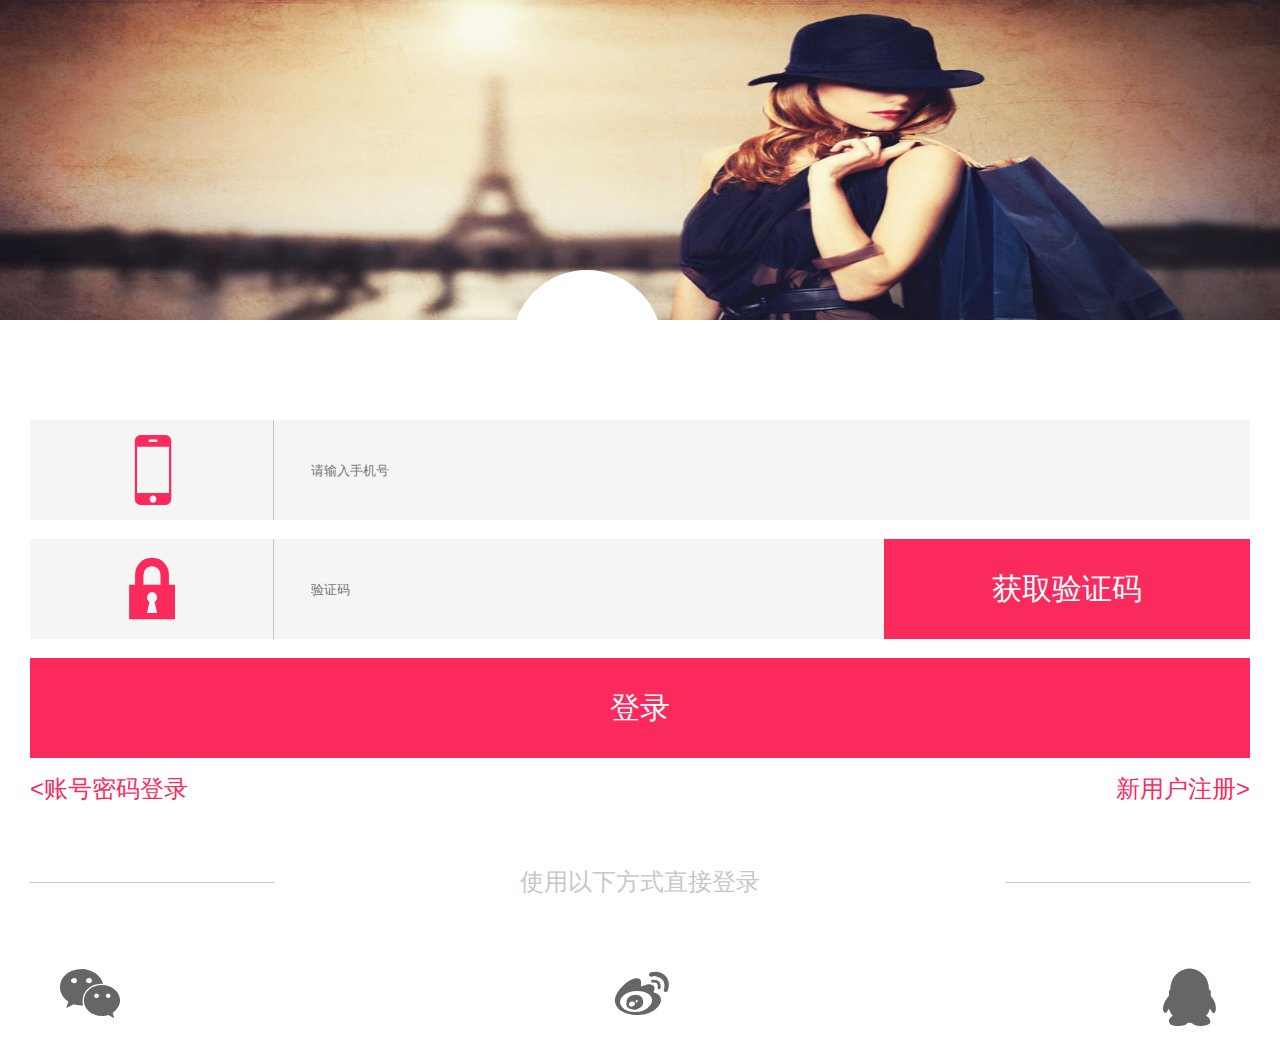
<file: index.html>
<!DOCTYPE html>
<html lang="en">
<head>
	<meta charset="UTF-8">
	<meta name="viewport" content="width=device-width">
	<title>登录</title>
	<script src="js/rem.js"></script>
	<link rel="stylesheet" href="css/index.css">
	<link rel="stylesheet" href="iconfont/iconfont.css">
	<link rel="shortcut icon" href="img/logo2.jpg">
</head>
<body>
<!-- 上背景开始 -->
<div class="shang">
	<div class="yuan"></div>
</div>

<!-- 上背景结束 -->
<!-- 输入开始 -->
<div class="shouji-bj">
	<div class="shuru-shj">
		<div class="sj-icon">
			<i class="icon icon-shouji"></i>
		</div>
		<input type="text" placeholder="请输入手机号">
	</div>


	<div class="shuru-yanzheng">
		<div class="sj-icon">
			<i class="icon icon-lock"></i>
		</div>
		<input type="text" placeholder="验证码">
		<a href="" class="huoqu">获取验证码</a>	
	</div>
	<a href="wode.html" class="denglu">登录</a>
	<div href="" class="zi-box">
		<a href="" class="">&lt;账号密码登录</a>
		<a href="" class="">新用户注册&gt;</a>
	</div>
</div>
<!-- 输入结束 -->


<!-- 其他开始 -->
<div class="qita-bj">
	<div class="xian"></div>
	<div class="qita-zi">使用以下方式直接登录</div>
	<div class="xian"></div>
</div>
<!-- 其他结束	 -->
<!-- 微信框 -->
<div class="wx-bj">
	<i class="icon2 icon-weixin"></i>
	<i class="icon2 icon-weibo"></i>
	<i class="icon2 icon-qq"></i>

</div>








</body>
</html>
</file>
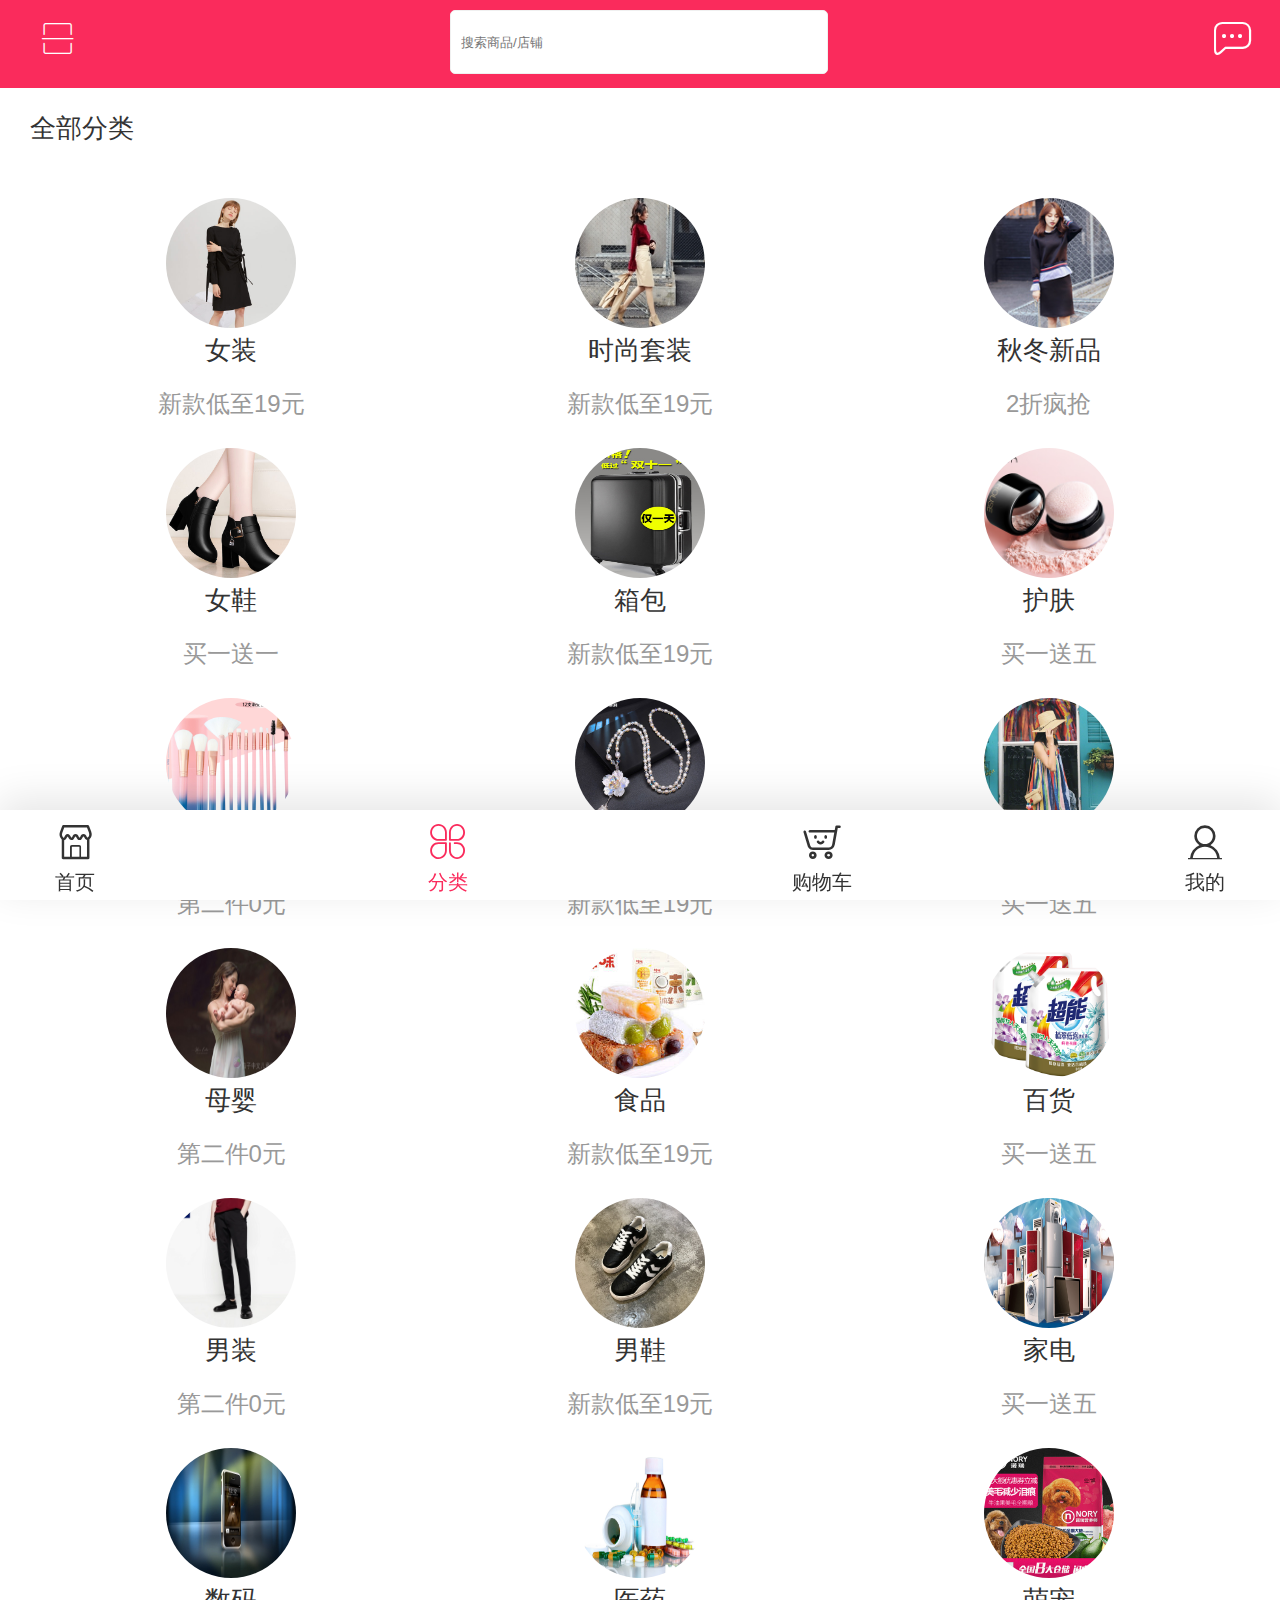
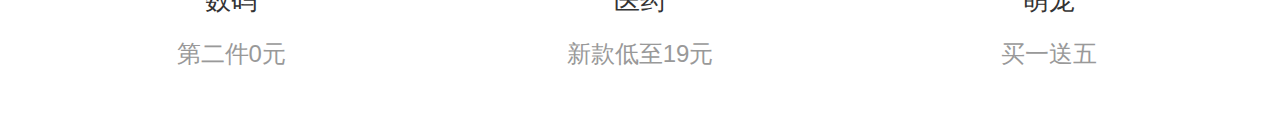
<file: fenlie.html>
<!DOCTYPE html>
<html lang="en">
<head>
	<meta charset="UTF-8">
	<meta name="viewport" content="width=device-width">
	<title>分类</title>
	<script src="js/rem.js"></script>
	<link rel="stylesheet" href="css/fenlie.css">
	<link rel="stylesheet" href="iconfont/iconfont.css">
	<link rel="shortcut icon" href="img/logo2.jpg">
</head>
<body>
	<!-- 顶框开始 -->
<header>
	<div class="hd-left">
		<a href=""><i class="hd-icon1 icon-552dc065f0478"></i></a>
	</div>
	<div class="hd-ml"><input type="text" placeholder="搜索商品/店铺"></div>
	<div class="hd-rt">
		<a href=""><i class="hd-icon1 icon-xiaoxi"></i></a>
	</div>
</header>
<!-- 顶框结束 -->
<!--  -->

<!-- 全部分类开始 -->
<a class="dingdan">
	<div class="dd-zi1">全部分类</div>
</a>
<!-- 全部分类结束 -->
<!-- 列表开始 -->
<!-- 第一行 -->
<ul class="liebiao">
	<li class="lieb-dange">
	   <a href="xq.html" class="lb-zhp">
	   	<img src="img/nv7.jpg" alt="">
	   </a>
	   <a href="" class="lb-zi1">女装</a>
	   <div class="lb-zi2">新款低至19元</div>
	</li>
	<li class="lieb-dange">
	   <a href="" class="lb-zhp">
	   	<img src="img/yf2.jpg" alt="">
	   </a>
	   <a href="xq.html" class="lb-zi1">时尚套装</a>
	   <div class="lb-zi2">新款低至19元</div>
	</li>
	<li class="lieb-dange">
	   <a href="" class="lb-zhp">
	   	<img src="img/xq2.jpg" alt="">
	   </a>
	   <a href="" class="lb-zi1">秋冬新品</a>
	   <div class="lb-zi2">2折疯抢</div>
	</li>
</ul>
<!-- 第二行 -->
<ul class="liebiao">
	<li class="lieb-dange">
	   <a href="" class="lb-zhp">
	   	<img src="img/xz6.jpg" alt="">
	   </a>
	   <a href="xq.html" class="lb-zi1">女鞋</a>
	   <div class="lb-zi2">买一送一</div>
	</li>
	<li class="lieb-dange">
	   <a href="" class="lb-zhp">
	   	<img src="img/xb4.jpg" alt="">
	   </a>
	   <a href="" class="lb-zi1">箱包</a>
	   <div class="lb-zi2">新款低至19元</div>
	</li>
	<li class="lieb-dange">
	   <a href="xq.html" class="lb-zhp">
	   	<img src="img/mz5.jpg" alt="">
	   </a>
	   <a href="xq.html" class="lb-zi1">护肤</a>
	   <div class="lb-zi2">买一送五</div>
	</li>
</ul>
<!-- 第三行 -->
<ul class="liebiao">
	<li class="lieb-dange">
	   <a href="" class="lb-zhp">
	   	<img src="img/mz3.jpg" alt="">
	   </a>
	   <a href="" class="lb-zi1">彩妆</a>
	   <div class="lb-zi2">第二件0元</div>
	</li>
	<li class="lieb-dange">
	   <a href="" class="lb-zhp">
	   	<img src="img/ps11.jpg" alt="">
	   </a>
	   <a href="" class="lb-zi1">配饰</a>
	   <div class="lb-zi2">新款低至19元</div>
	</li>
	<li class="lieb-dange">
	   <a href="" class="lb-zhp">
	   	<img src="img/xb15.jpg" alt="">
	   </a>
	   <a href="" class="lb-zi1">内衣</a>
	   <div class="lb-zi2">买一送五</div>
	</li>
</ul>
<!-- 第四行 -->
<ul class="liebiao">
	<li class="lieb-dange">
	   <a href="" class="lb-zhp">
	   	<img src="img/my1.jpg" alt="">
	   </a>
	   <a href="" class="lb-zi1">母婴</a>
	   <div class="lb-zi2">第二件0元</div>
	</li>
	<li class="lieb-dange">
	   <a href="" class="lb-zhp">
	   	<img src="img/ms.jpg" alt="">
	   </a>
	   <a href="" class="lb-zi1">食品</a>
	   <div class="lb-zi2">新款低至19元</div>
	</li>
	<li class="lieb-dange">
	   <a href="" class="lb-zhp">
	   	<img src="img/shh.jpg" alt="">
	   </a>
	   <a href="" class="lb-zi1">百货</a>
	   <div class="lb-zi2">买一送五</div>
	</li>
</ul>
<!-- 第五行 -->
<ul class="liebiao">
	<li class="lieb-dange">
	   <a href="" class="lb-zhp">
	   	<img src="img/cnxh1.png" alt="">
	   </a>
	   <a href="" class="lb-zi1">男装</a>
	   <div class="lb-zi2">第二件0元</div>
	</li>
	<li class="lieb-dange">
	   <a href="" class="lb-zhp">
	   	<img src="img/xz9.jpg" alt="">
	   </a>
	   <a href="" class="lb-zi1">男鞋</a>
	   <div class="lb-zi2">新款低至19元</div>
	</li>
	<li class="lieb-dange">
	   <a href="" class="lb-zhp">
	   	<img src="img/jiad.png" alt="">
	   </a>
	   <a href="" class="lb-zi1">家电</a>
	   <div class="lb-zi2">买一送五</div>
	</li>
</ul>
<!-- 第五行 -->
<ul class="liebiao">
	<li class="lieb-dange">
	   <a href="" class="lb-zhp">
	   	<img src="img/shj2.jpg" alt="">
	   </a>
	   <a href="" class="lb-zi1">数码</a>
	   <div class="lb-zi2">第二件0元</div>
	</li>
	<li class="lieb-dange">
	   <a href="" class="lb-zhp">
	   	<img src="img/yy.jpg" alt="">
	   </a>
	   <a href="" class="lb-zi1">医药</a>
	   <div class="lb-zi2">新款低至19元</div>
	</li>
	<li class="lieb-dange">
	   <a href="" class="lb-zhp">
	   	<img src="img/gl.jpg" alt="">
	   </a>
	   <a href="" class="lb-zi1">萌宠</a>
	   <div class="lb-zi2">买一送五</div>
	</li>
</ul>
<div class="kong"></div>
<!-- 列表结束 -->

<!-- 底部定位开始 -->
<div class="dw">
    
     <div class="dw-xiaobox">
     <a href="shouye.html">
          <i class="dw-icon icon-shouye"></i>
          <div class="dw-zi">首页</div>
     </a>
          
     </div>

     
     <div class="dw-xiaobox">
     <a href="">
          <i class="dw-icon icon-fenlei icon-bian"></i>
          <div class="dw-zi zi-bian">分类</div>
     </a>
          
     </div>


     <div class="dw-xiaobox">
     <a href="gouwuche.html">
          <i class="dw-icon icon-gouwuche"></i>
          <div class="dw-zi">购物车</div>
     </a>
          
     </div>
  
    
     <div class="dw-xiaobox">
     <a href="wode.html">
          <i class="dw-icon icon-wode"></i>
          <div class="dw-zi">我的</div>
     </a>
          
     </div>

      
</div>

<!-- 地步定位结束 -->






</body>
</html>
</file>
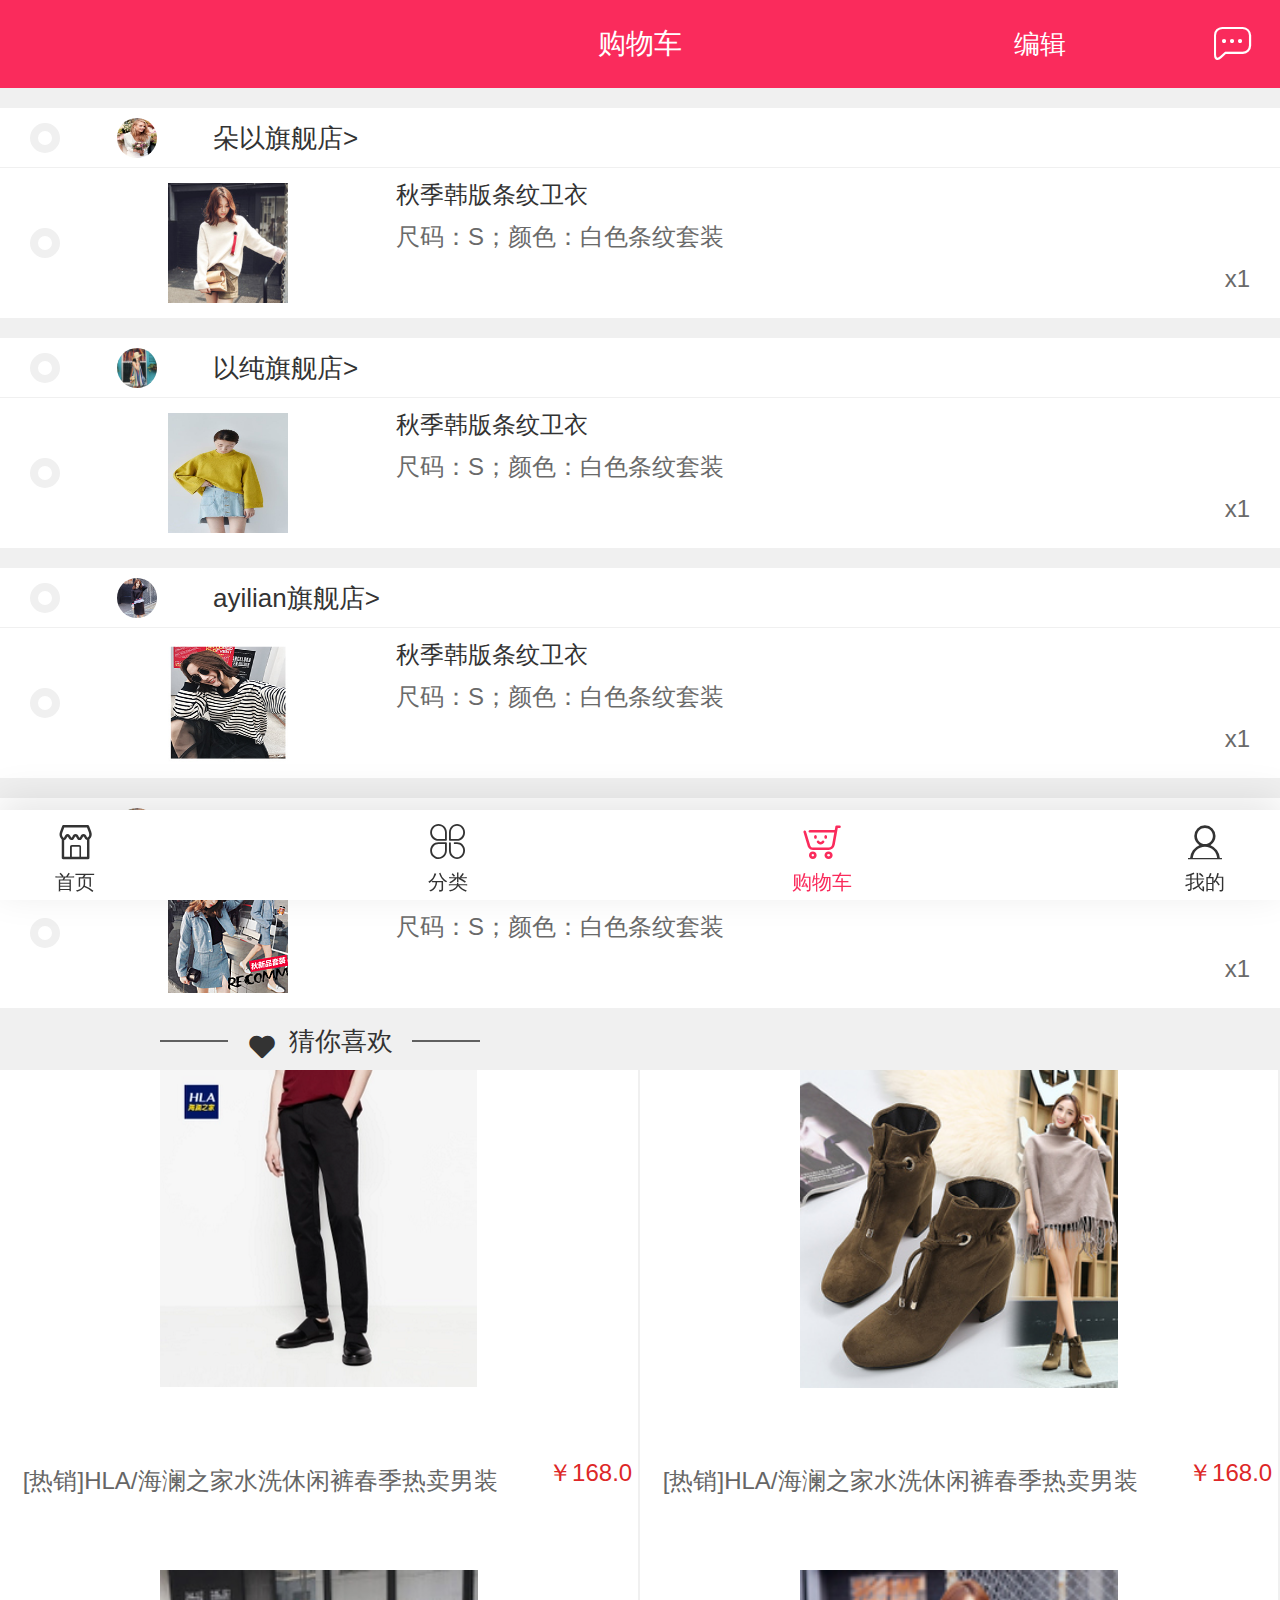
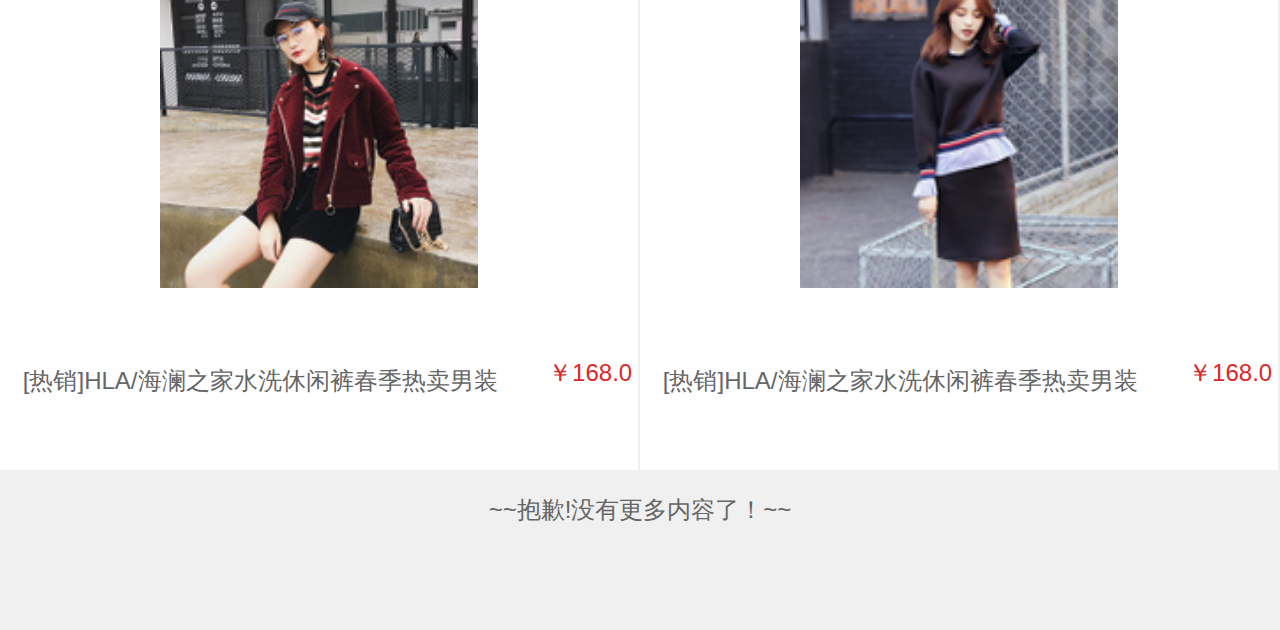
<file: gouwuche.html>
<!DOCTYPE html>
<html lang="en">
<head>
	<meta charset="UTF-8">
	<meta name="viewport" content="width=device-width">
	<title>购物车</title>
	<script src="js/rem.js"></script>
	<link rel="stylesheet" href="css/gouwuche.css">
	<link rel="stylesheet" href="iconfont/iconfont.css">
     <link rel="shortcut icon" href="img/logo2.jpg">
</head>
<body>
<!-- 头部开始 -->
<header>
	<div class="hd-left"></div>
	<div class="hd-ml">购物车</div>
	<div class="hd-rt">
		<a href="">
		<a href="" class="hd-bianji">编辑</a>	
		<i class="hd-icon1 icon-xiaoxi"></i>
		</a>
	</div>
</header>
<!-- 背景 -->
<section class="bj1"></section>
<!-- 背景结束 -->
<!-- 购物车上开始 -->
<div class="gwc-shang">
	<botton class="quan"></botton>
	<a href="xq.html" class="gwc-zhaopian"><img src="img/tp.jpg" alt=""></a>
	<a href="" class="gwc-zi">朵以旗舰店&gt;</a>
</div>

<!-- 购物车上结束 -->
<!-- 购物车下开始 -->
<div class="gwc-xia">
	<botton class="quan"></botton>
	<a href="xq.html" class="gwc-x-tup"><img src="img/xq8.jpg" alt=""></a>
	<div class="gwc-x-zi">
		<a href="" class="gwc-x-zi1">秋季韩版条纹卫衣</a>
		<div class="gwc-x-zi2">尺码：S；颜色：白色条纹套装</div>
		<div class="gwc-x-zi2 zi3">x1</div>	
	</div>
</div>
<!-- 购物车下结束 -->
<!-- 背景 -->
<section class="bj"></section>
<!-- 背景结束 -->
<!-- 购物车上开始 -->
<div class="gwc-shang">
	<botton class="quan"></botton>
	<a href="xq.html" class="gwc-zhaopian"><img src="img/xb15.jpg" alt=""></a>
	<a href="" class="gwc-zi">以纯旗舰店&gt;</a>
</div>

<!-- 购物车上结束 -->
<!-- 购物车下开始 -->
<div class="gwc-xia">
	<botton class="quan"></botton>
	<div class="gwc-x-tup"><img src="img/nv1.jpg" alt=""></div>
	<div class="gwc-x-zi">
		<a href="" class="gwc-x-zi1">秋季韩版条纹卫衣</a>
		<div class="gwc-x-zi2">尺码：S；颜色：白色条纹套装</div>
		<div class="gwc-x-zi2 zi3">x1</div>	
	</div>
</div>
<!-- 购物车下结束 -->
<!-- 背景 -->
<section class="bj"></section>
<!-- 背景结束 -->
<!-- 购物车上开始 -->
<div class="gwc-shang">
	<botton class="quan"></botton>
	<a href="xq.html" class="gwc-zhaopian"><img src="img/xq2.jpg" alt=""></a>
	<a href="" class="gwc-zi">ayilian旗舰店&gt;</a>
</div>

<!-- 购物车上结束 -->
<!-- 购物车下开始 -->
<div class="gwc-xia">
	<botton class="quan"></botton>
	<a href="xq.html" class="gwc-x-tup"><img src="img/xq4.jpg" alt=""></a>
	<div class="gwc-x-zi">
		<a href="" class="gwc-x-zi1">秋季韩版条纹卫衣</a>
		<div class="gwc-x-zi2">尺码：S；颜色：白色条纹套装</div>
		<div class="gwc-x-zi2 zi3">x1</div>	
	</div>
</div>
<!-- 购物车下结束 -->	
<!-- 背景 -->
<section class="bj"></section>
<!-- 背景结束 -->
<!-- 购物车上开始 -->
<div class="gwc-shang">
	<botton class="quan"></botton>
	<a href="" class="gwc-zhaopian"><img src="img/tp.jpg" alt=""></a>
	<a href="" class="gwc-zi">朵以旗舰店&gt;</a>
</div>

<!-- 购物车上结束 -->
<!-- 购物车下开始 -->
<div class="gwc-xia">
	<botton class="quan"></botton>
	<a href="xq.html" class="gwc-x-tup"><img src="img/xq6.jpg" alt="">
  </a>
	<div class="gwc-x-zi">
		<a href="" class="gwc-x-zi1">秋季韩版条纹卫衣</a>
		<div class="gwc-x-zi2">尺码：S；颜色：白色条纹套装</div>
		<div class="gwc-x-zi2 zi3">x1</div>	
	</div>
</div>
<!-- 购物车下结束 -->	
<!-- 猜你喜欢开始 -->
<section class="yx-sh">
     <div class="yx-sh-box">
          <div class="xian-left"></div>
          <div class="yx-tubiao">
               <i class="yx-icon icon-xihuan"></i>
          </div>
          <div class="yx-text">猜你喜欢</div>
          <div class="xian-right"></div>
     </div>
</section>
<!-- 猜你下 -->
<ul class="cn-xia">
     <li class="cn-xiaobox">
          <div class="cn-tu">
          <a href="xq.html"><img src="img/cnxh1.png" alt=""></a>
          </div>
          <a href="" class="cn-zi1">[热销]HLA/海澜之家水洗休闲裤春季热卖男装</a>
          <div class="cn-zi3">￥168.0</div>
     </li>
     <li class="cn-xiaobox">
          <div class="cn-tu">
          <a href=""> <img src="img/xz4.jpg" alt=""></a>
          </div>
          <a href="" class="cn-zi1">[热销]HLA/海澜之家水洗休闲裤春季热卖男装</a>
          <div class="cn-zi3">￥168.0</div>
     </li>
</ul>
<ul class="cn-xia">
     <li class="cn-xiaobox">
          <div class="cn-tu">
          <a href="xq.html"><img src="img/xq1.jpg" alt=""></a>
          </div>
          <a href="" class="cn-zi1">[热销]HLA/海澜之家水洗休闲裤春季热卖男装</a>
          <div class="cn-zi3">￥168.0</div>
     </li>
     <li class="cn-xiaobox">
          <div class="cn-tu">
          <a href=""> <img src="img/xq2.jpg" alt=""></a>
          </div>
          <a href="" class="cn-zi1">[热销]HLA/海澜之家水洗休闲裤春季热卖男装</a>
          <div class="cn-zi3">￥168.0</div>
     </li>
</ul>
<!-- 底部开始 -->
<div class="dibu-sh">
    
        ~~抱歉!没有更多内容了！~~
</div>

<!-- 底部结束 -->
<!-- 底部定位开始 -->
<div class="dw">
    
     <div class="dw-xiaobox">
     <a href="shouye.html">
          <i class="dw-icon icon-shouye"></i>
          <div class="dw-zi">首页</div>
     </a>
          
     </div>

     
     <div class="dw-xiaobox">
     <a href="fenlie.html">
          <i class="dw-icon icon-fenlei"></i>
          <div class="dw-zi">分类</div>
     </a>
          
     </div>


     <div class="dw-xiaobox">
     <a href="gouwuche.html">
          <i class="dw-icon icon-gouwuche icon-bian"></i>
          <div class="dw-zi zi-bian">购物车</div>
     </a>
          
     </div>
  
    
     <div class="dw-xiaobox">
     <a href="wode.html">
          <i class="dw-icon icon-wode"></i>
          <div class="dw-zi">我的</div>
     </a>
          
     </div>

      
</div>

<!-- 地步定位结束 -->




</body>
</html>
</file>
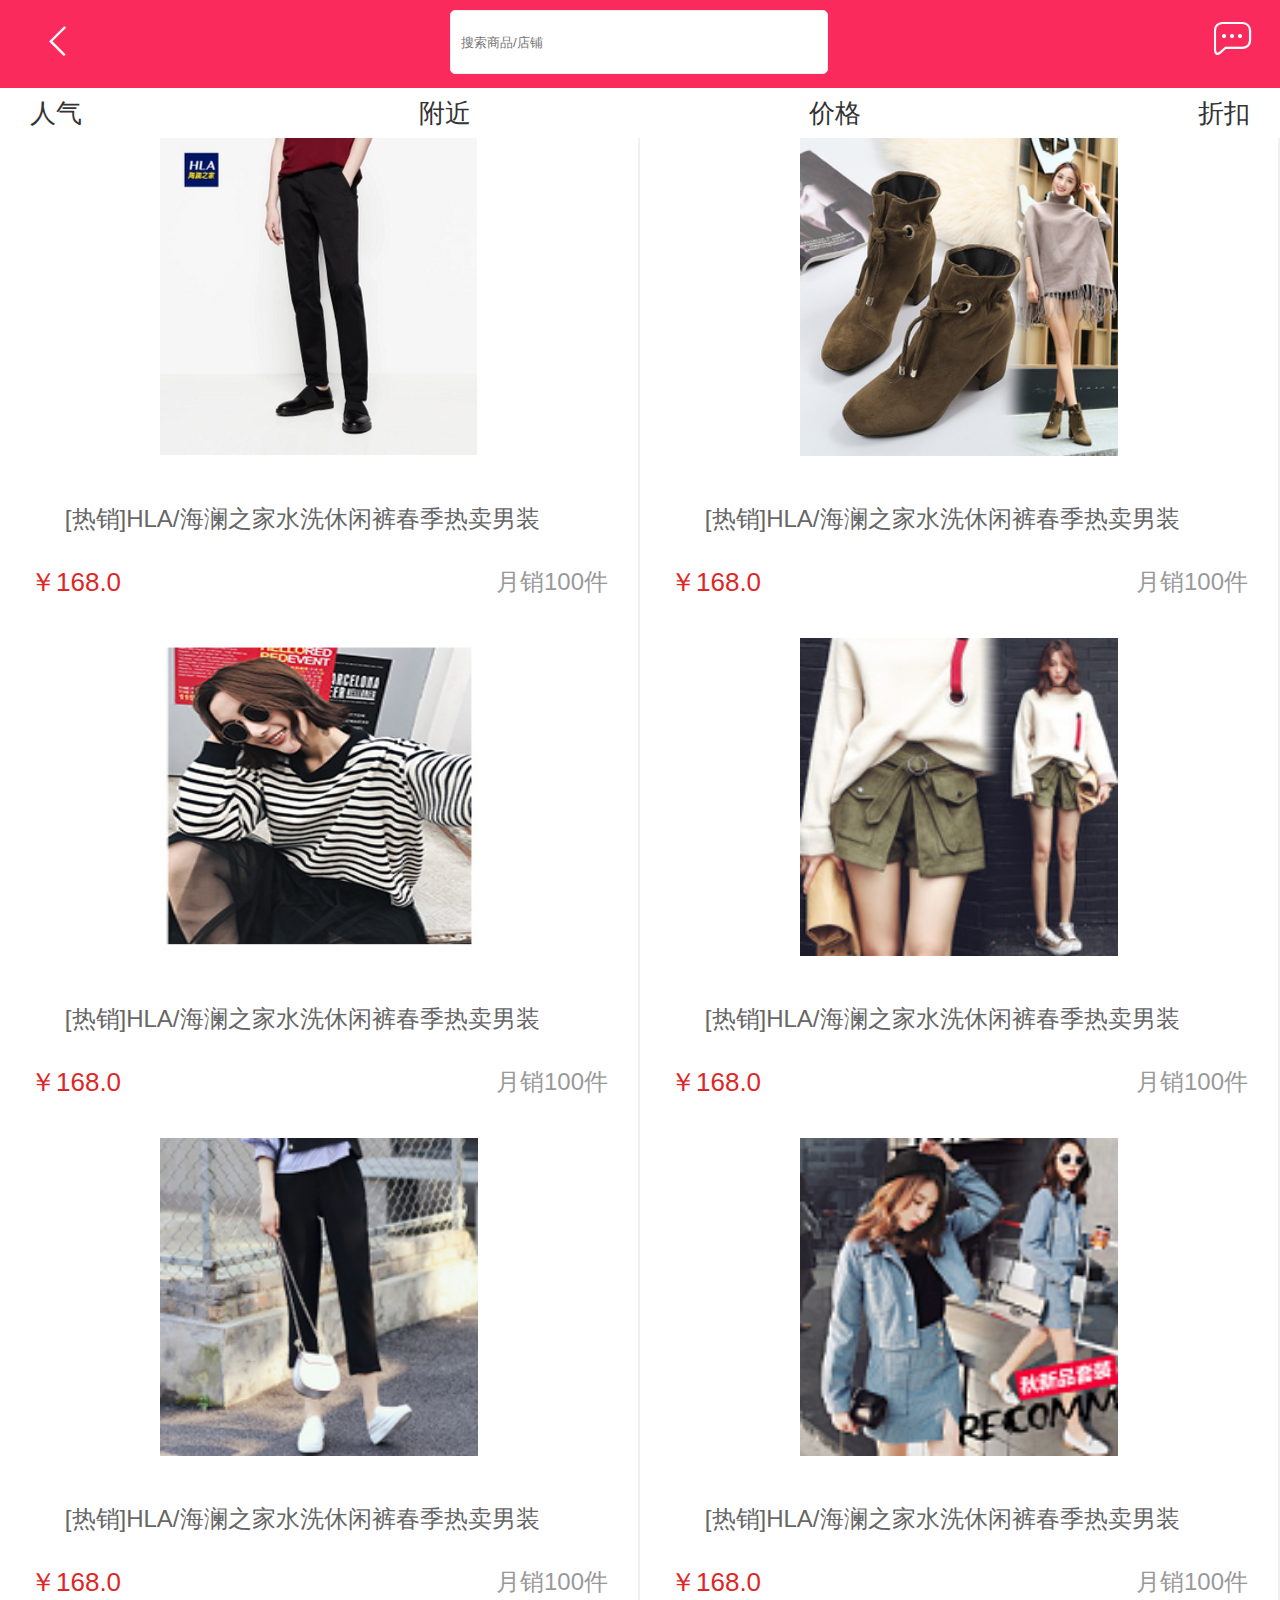
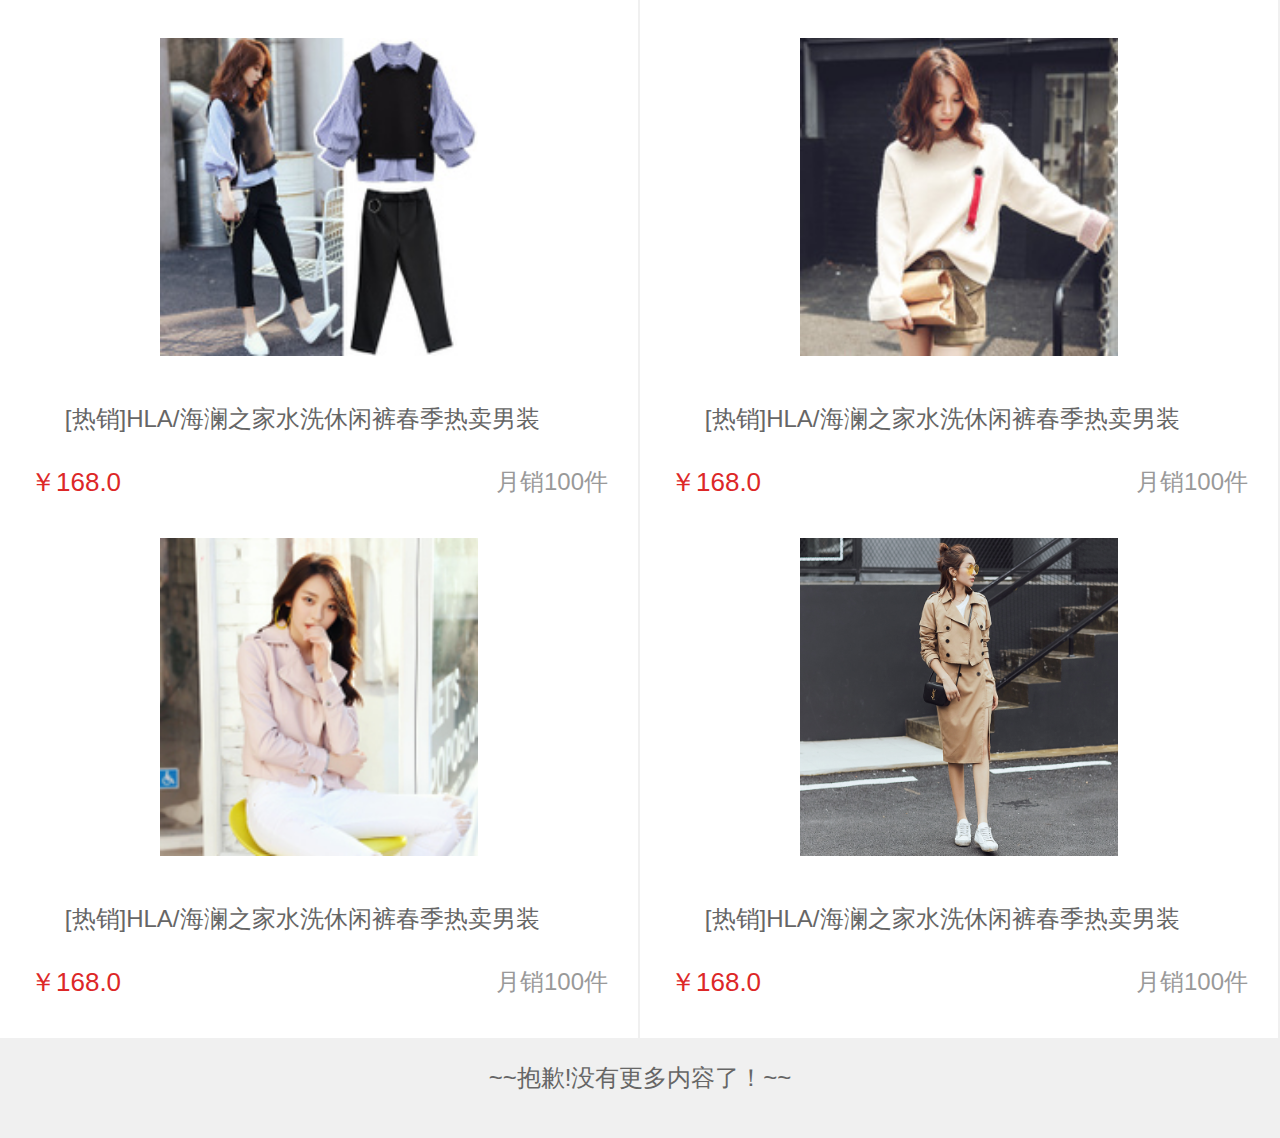
<file: liebiao.html>
<!DOCTYPE html>
<html lang="en">
<head>
	<meta charset="UTF-8">
	<meta name="viewport" content="width=device-width">
	<title>分类</title>
	<script src="js/rem.js"></script>
	<link rel="stylesheet" href="css/liebiao.css">
	<link rel="stylesheet" href="iconfont/iconfont.css">
     <link rel="shortcut icon" href="img/logo2.jpg">
</head>
<body>
		<!-- 顶框开始 -->
<header>
	<div class="hd-left">
		<a href="fenlie.html"><i class="hd-icon1 icon-fanhui"></i></a>
	</div>
	<div class="hd-ml"><input type="text" placeholder="搜索商品/店铺"></div>
	<div class="hd-rt">
		<a href=""><i class="hd-icon1 icon-xiaoxi"></i></a>
	</div>
</header>
<!-- 顶框结束 -->
<!-- 导航开始 -->
<section class="daohang">
	<a href="" class="dh-zi">人气</a>
	<a href="" class="dh-zi">附近</a>
	<a href="" class="dh-zi">价格</a>
	<a href="" class="dh-zi">折扣</a>
</section>



<!-- 导航结束 -->
<!-- 猜你下 -->
<ul class="cn-xia">
     <li class="cn-xiaobox">
          <div class="cn-tu">
          <a href="xq.html"><img src="img/cnxh1.png" alt=""></a>
          </div>
          <a href="" class="cn-zi1">[热销]HLA/海澜之家水洗休闲裤春季热卖男装</a>
          <div class="cn-zibox">
          	<div class="cn-zi3">￥168.0</div>
          	<div class="cn-zi4">月销100件</div>
          </div>
          
     </li>
     <li class="cn-xiaobox">
          <div class="cn-tu">
          <a href="xq.html"> <img src="img/xz4.jpg" alt=""></a>
          </div>
          <a href="" class="cn-zi1">[热销]HLA/海澜之家水洗休闲裤春季热卖男装</a>
          <div class="cn-zibox">
          	<div class="cn-zi3">￥168.0</div>
          	<div class="cn-zi4">月销100件</div>
          </div>
     </li>
</ul>
<!-- 第二行 -->
<ul class="cn-xia">
     <li class="cn-xiaobox">
          <div class="cn-tu">
          <a href="xq.html"><img src="img/xq4.jpg" alt=""></a>
          </div>
          <a href="" class="cn-zi1">[热销]HLA/海澜之家水洗休闲裤春季热卖男装</a>
          <div class="cn-zibox">
          	<div class="cn-zi3">￥168.0</div>
          	<div class="cn-zi4">月销100件</div>
          </div>
          
     </li>
     <li class="cn-xiaobox">
          <div class="cn-tu">
          <a href="xq.html"> <img src="img/xq3.jpg" alt=""></a>
          </div>
          <a href="" class="cn-zi1">[热销]HLA/海澜之家水洗休闲裤春季热卖男装</a>
          <div class="cn-zibox">
          	<div class="cn-zi3">￥168.0</div>
          	<div class="cn-zi4">月销100件</div>
          </div>
     </li>
</ul>
<!-- 第三行 -->
<ul class="cn-xia">
     <li class="cn-xiaobox">
          <div class="cn-tu">
          <a href="xq.html"><img src="img/xq5.jpg" alt=""></a>
          </div>
          <a href="" class="cn-zi1">[热销]HLA/海澜之家水洗休闲裤春季热卖男装</a>
          <div class="cn-zibox">
          	<div class="cn-zi3">￥168.0</div>
          	<div class="cn-zi4">月销100件</div>
          </div>
          
     </li>
     <li class="cn-xiaobox">
          <div class="cn-tu">
          <a href="xq.html"> <img src="img/xq6.jpg" alt=""></a>
          </div>
          <a href="" class="cn-zi1">[热销]HLA/海澜之家水洗休闲裤春季热卖男装</a>
          <div class="cn-zibox">
          	<div class="cn-zi3">￥168.0</div>
          	<div class="cn-zi4">月销100件</div>
          </div>
     </li>
</ul>
<!-- 第四行 -->
<ul class="cn-xia">
     <li class="cn-xiaobox">
          <div class="cn-tu">
          <a href="xq.html"><img src="img/xq7.jpg" alt=""></a>
          </div>
          <a href="" class="cn-zi1">[热销]HLA/海澜之家水洗休闲裤春季热卖男装</a>
          <div class="cn-zibox">
          	<div class="cn-zi3">￥168.0</div>
          	<div class="cn-zi4">月销100件</div>
          </div>
          
     </li>
     <li class="cn-xiaobox">
          <div class="cn-tu">
          <a href=""> <img src="img/xq8.jpg" alt=""></a>
          </div>
          <a href="" class="cn-zi1">[热销]HLA/海澜之家水洗休闲裤春季热卖男装</a>
          <div class="cn-zibox">
          	<div class="cn-zi3">￥168.0</div>
          	<div class="cn-zi4">月销100件</div>
          </div>
     </li>
</ul>
<!-- 第五行 -->
<ul class="cn-xia">
     <li class="cn-xiaobox">
          <div class="cn-tu">
          <a href=""><img src="img/xq10.jpg" alt=""></a>
          </div>
          <a href="" class="cn-zi1">[热销]HLA/海澜之家水洗休闲裤春季热卖男装</a>
          <div class="cn-zibox">
          	<div class="cn-zi3">￥168.0</div>
          	<div class="cn-zi4">月销100件</div>
          </div>
          
     </li>
     <li class="cn-xiaobox">
          <div class="cn-tu">
          <a href=""> <img src="img/yf5.jpg" alt=""></a>
          </div>
          <a href="" class="cn-zi1">[热销]HLA/海澜之家水洗休闲裤春季热卖男装</a>
          <div class="cn-zibox">
          	<div class="cn-zi3">￥168.0</div>
          	<div class="cn-zi4">月销100件</div>
          </div>
     </li>
</ul>
<!-- 底部开始 -->
<div class="dibu-sh">
    
        ~~抱歉!没有更多内容了！~~
</div>
<!-- 底部结束 -->

</body>
</html>
</file>
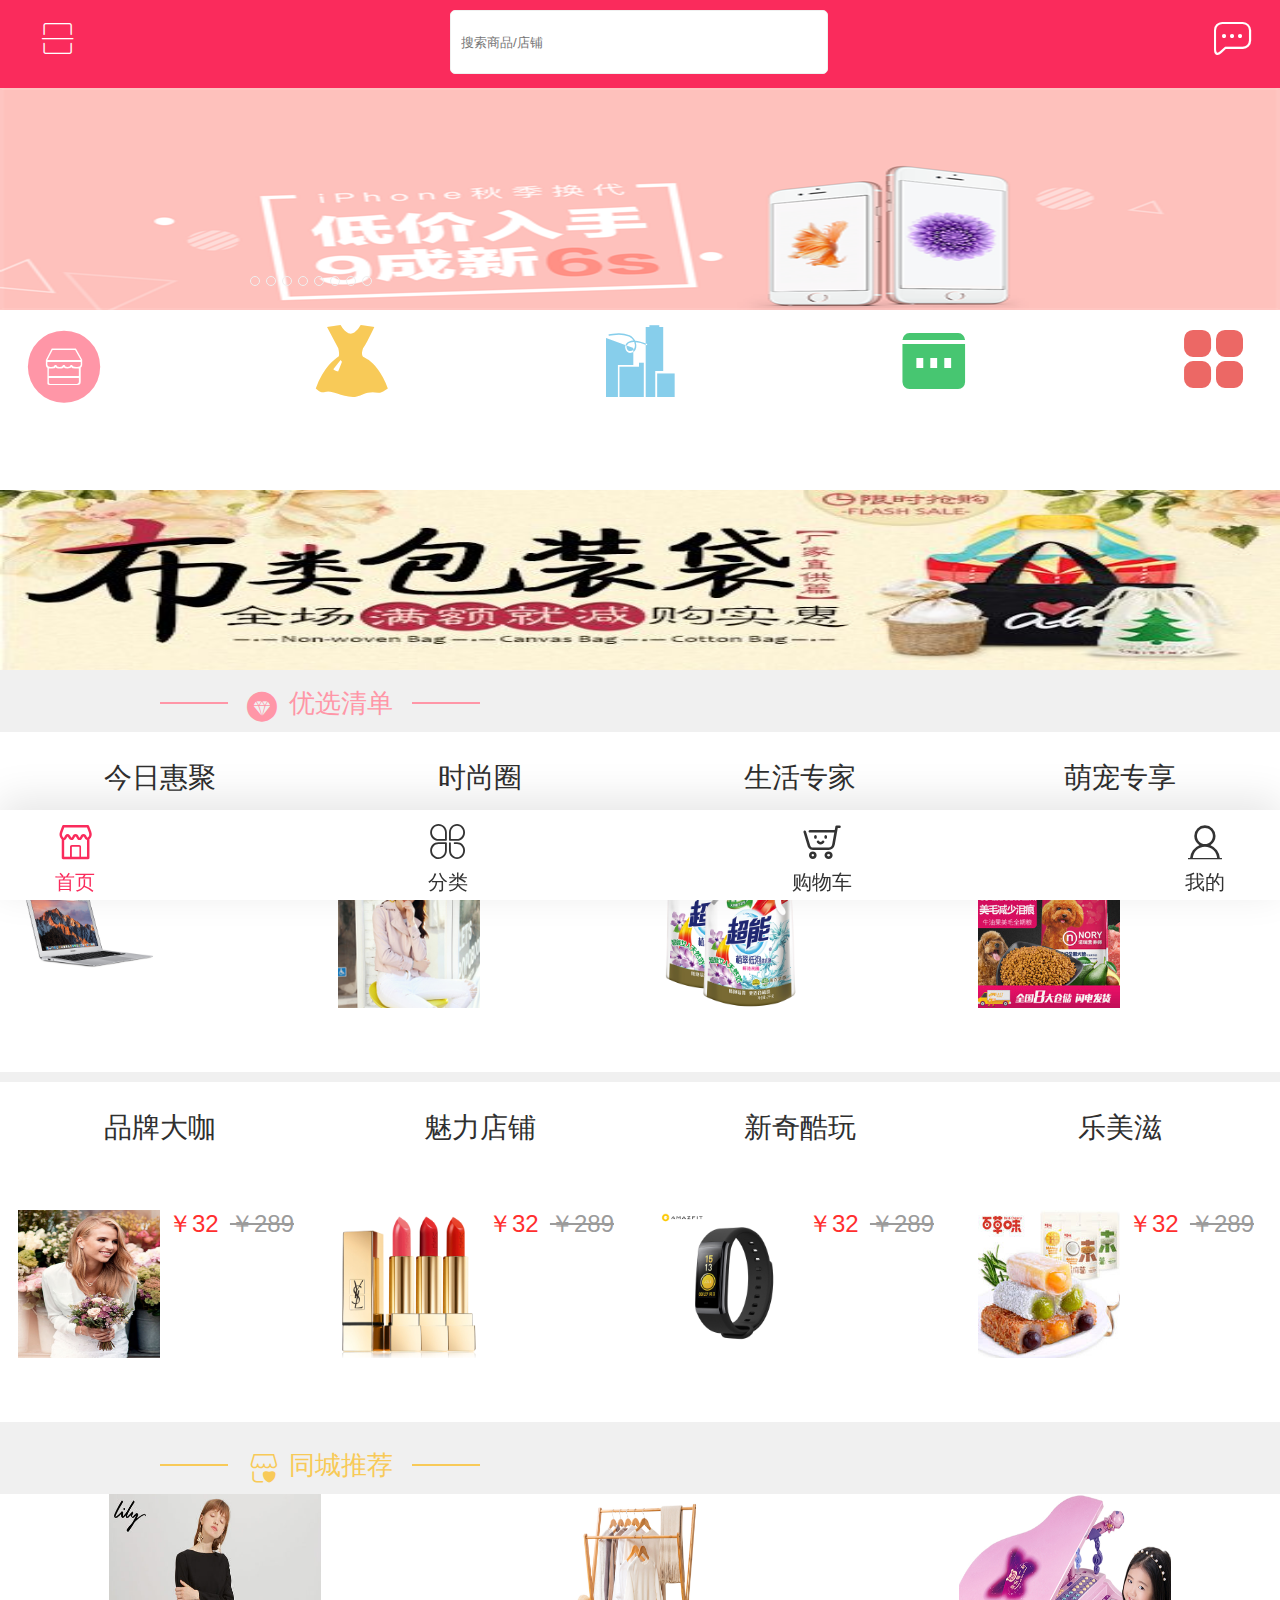
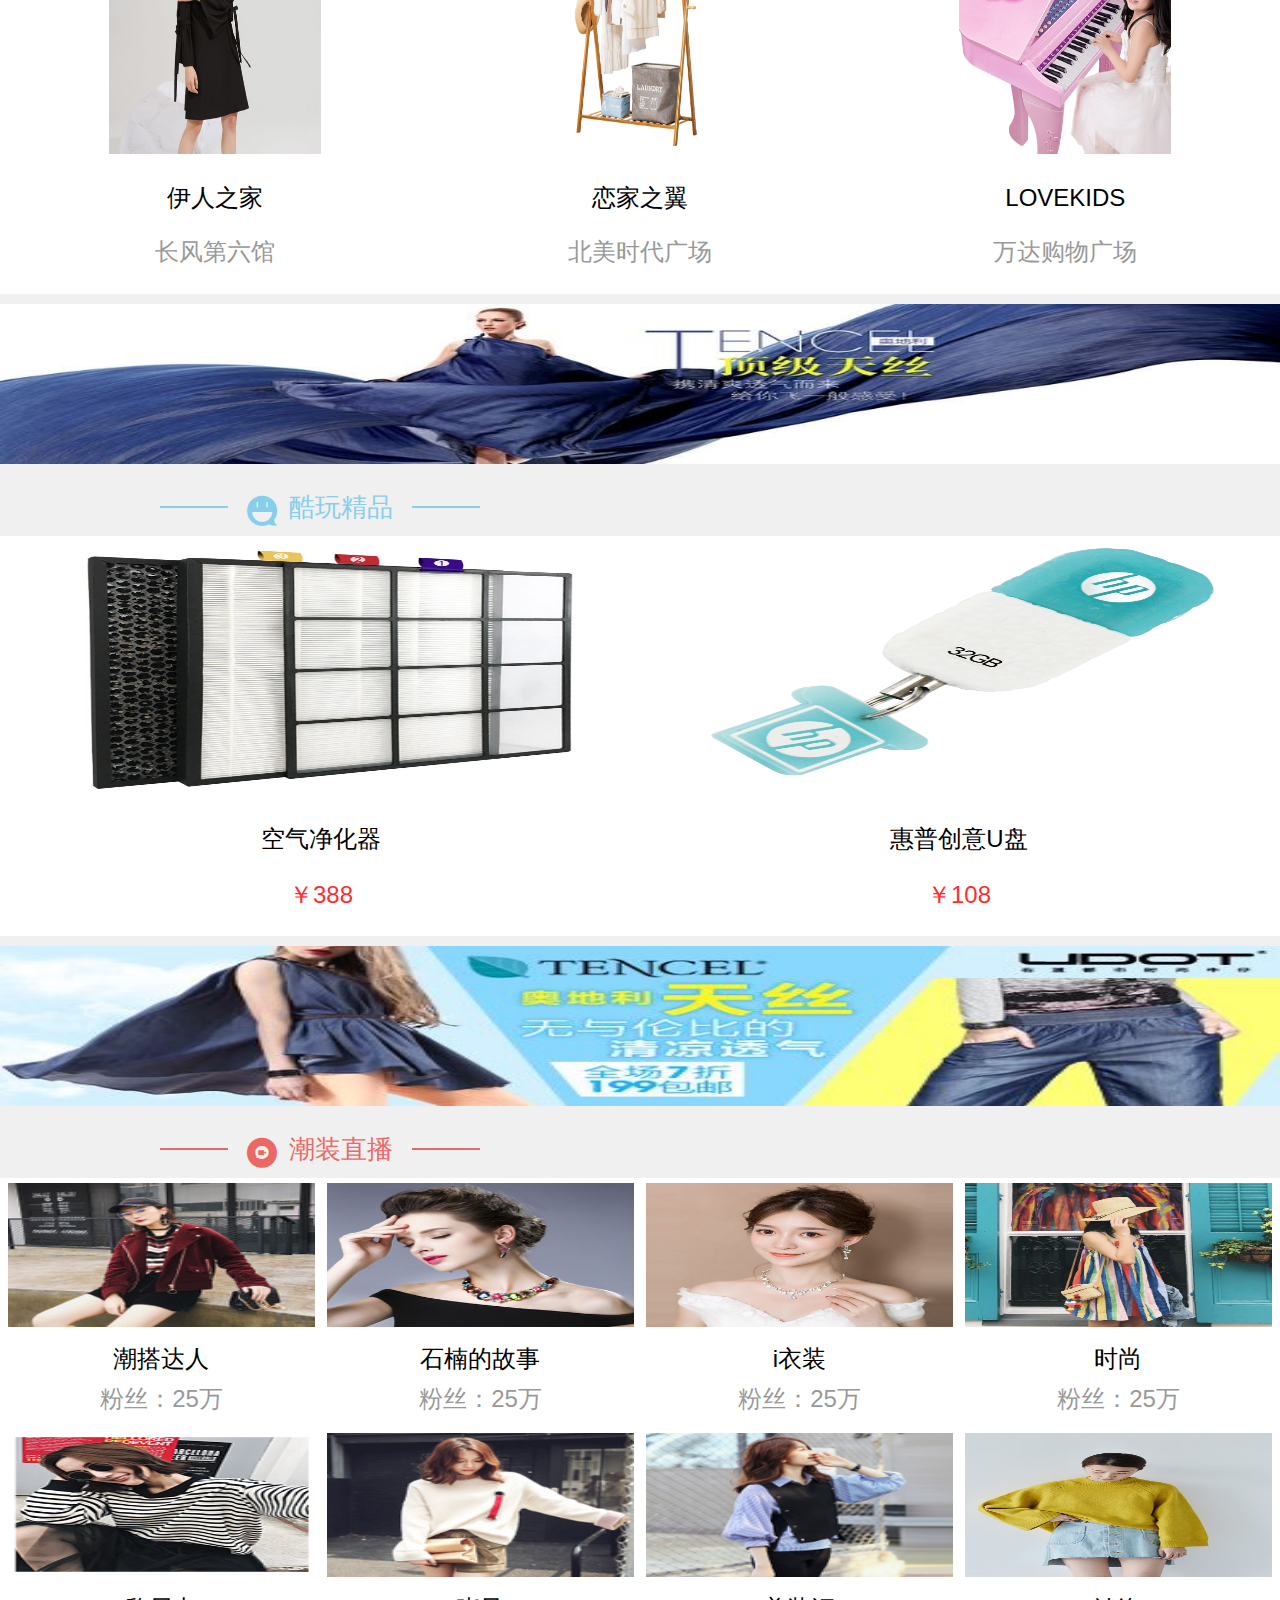
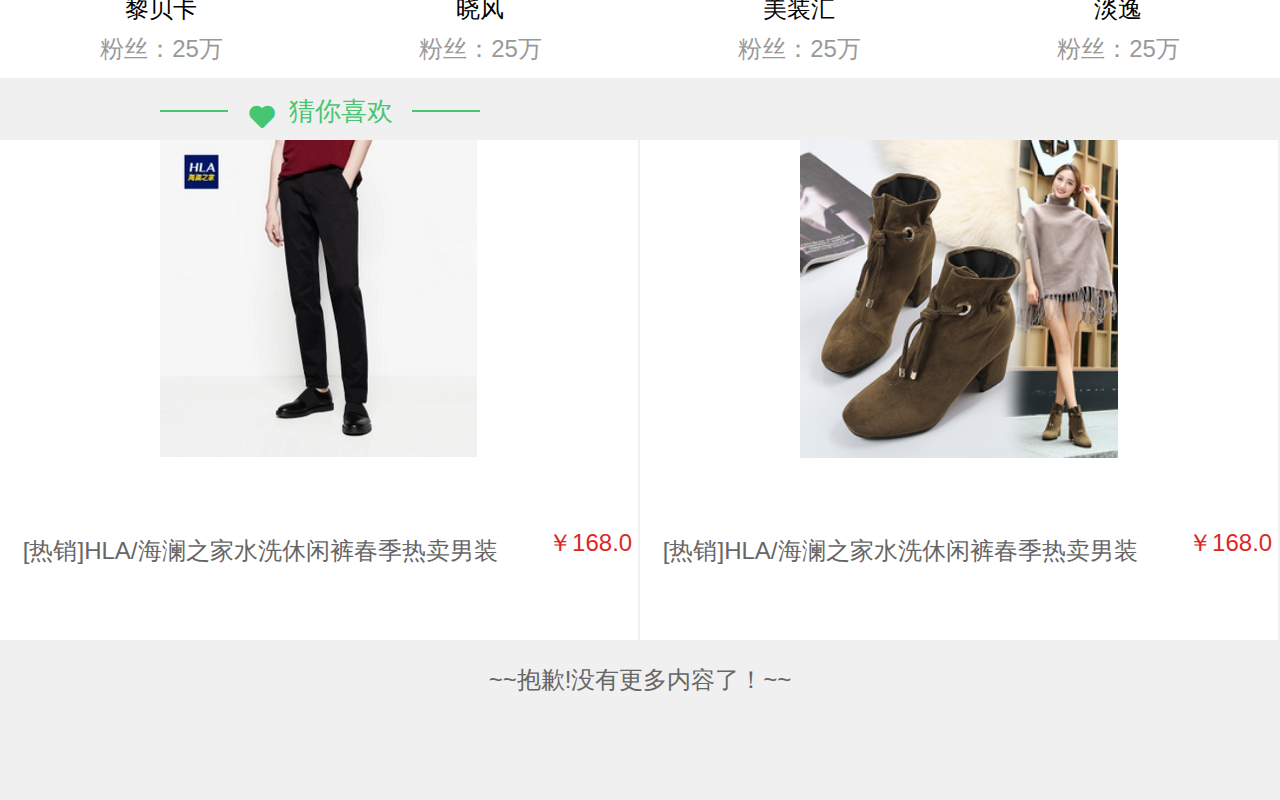
<file: shouye.html>
<!DOCTYPE html>
<html lang="en">
<head>
	<meta charset="UTF-8">
	<meta name="viewport" content="width=device-width">
	<title>首页</title>
	<script src="js/rem.js"></script>
	<link rel="stylesheet" href="css/shouye.css">
	<link rel="stylesheet" href="iconfont/iconfont.css">
     <link rel="shortcut icon" href="img/logo2.jpg">
</head>
<body>
<!-- 头部开始 -->
<header>
	<div class="hd-left">
		<a href=""><i class="hd-icon1 icon-552dc065f0478"></i></a>
	</div>
	<div class="hd-ml"><input type="text" placeholder="搜索商品/店铺"></div>
	<div class="hd-rt">
		<a href=""><i class="hd-icon1 icon-xiaoxi"></i></a>
	</div>
</header>
<!-- 头部结束 -->
<!-- banner开始-->
<section class="banner">
	<a href="liebiao.html">
      <img src="img/banner.png" alt="">
     <ul class="gdd">
          <li class="dian"></li>
          <li class="dian"></li>
          <li class="dian"></li>
          <li class="dian"></li>
          <li class="dian"></li>
          <li class="dian"></li>
          <li class="dian"></li>
          <li class="dian"></li>
     </ul>    
     </a>
     
</section>
<!--banner结束  -->
<!-- 导航开始 -->
<section class="nav">
     <ul class="nav-list">
     <!-- 第一 -->
     	<li class="dange">
     		<a href="liebiao.html" class="imgbox"><i class="icon icon-jingxuanweidian"></i></a>
     		<a href="" class="zibox">优选新品</a>
     	</li>
     <!-- 第二 -->
     	<li class="dange">
     		<a href="liebiao.html" class="imgbox"><i class="icon icon-fushi"></i></a>
     		<a href="" class="zibox">时尚潮搭</a>
     	</li>
     <!-- 第三 -->
     	<li class="dange">
     		<a href="liebiao.html" class="imgbox"><i class="icon icon-tongchengzhida"></i></a>
     		<a href="" class="zibox">同城生活</a>
     	</li>
     <!-- 第四 -->
     	<li class="dange">
     		<a href="liebiao.html" class="imgbox"><i class="icon icon-recharge"></i></a>
     		<a href="" class="zibox">充值服务</a>
     	</li>
     <!-- 第五 -->
     	<li class="dange">
     		<a href="" class="imgbox"><i class="icon icon-leimupinleifenleileibie"></i></a>
     		<a href="" class="zibox">精品分类</a>
     	</li>
     </ul>
	
</section>
<!-- 导航结束 -->
<!-- 广告区1 -->
<section class="guangg">
     <img src="img/bn2.jpg" alt="">
</section>
<!-- 广告区1 -->
<!-- 优选开始 -->
<section class="yx-sh">
     <div class="yx-sh-box">
          <div class="xian-left"></div>
          <div class="yx-tubiao">
               <i class="yx-icon icon-jingxuantuijian"></i>
          </div>
          <div class="yx-text">优选清单</div>
          <div class="xian-right"></div>
     </div>
</section>
<!-- 优选 下开始 -->
<ul class="yx-xia">
     <!-- 列表单个 1-->
     <li class="yx-xiaobox">
          <div class="yx-zibiaoti">今日惠聚</div>
          <div class="yx-tu"><img src="img/sm.jpg" alt=""></div>
          <div class="yx-jiagbox">
               <div class="yx-jiag1">￥32</div>
               <div class="yx-jiag2">￥289</div>
          </div>
     </li>
     <!-- 列表单个 2-->
     <li class="yx-xiaobox">
          <div class="yx-zibiaoti">时尚圈</div>
          <div class="yx-tu"><img src="img/shsh.jpg" alt=""></div>
          <div class="yx-jiagbox">
               <div class="yx-jiag1">￥32</div>
               <div class="yx-jiag2">￥289</div>
          </div>
     </li>
     <!-- 列表单个 3-->
     <li class="yx-xiaobox">
          <div class="yx-zibiaoti">生活专家</div>
          <div class="yx-tu"><img src="img/shh.jpg" alt=""></div>
          <div class="yx-jiagbox">
               <div class="yx-jiag1">￥32</div>
               <div class="yx-jiag2">￥289</div>
          </div>
     </li>
     <!-- 列表单个 4-->
     <li class="yx-xiaobox">
          <div class="yx-zibiaoti">萌宠专享</div>
          <div class="yx-tu"><img src="img/gl.jpg" alt=""></div>
          <div class="yx-jiagbox">
               <div class="yx-jiag1">￥32</div>
               <div class="yx-jiag2">￥289</div>
          </div>
     </li>
     <!-- 列表单个 5-->
     <li class="yx-xiaobox">
          <div class="yx-zibiaoti">品牌大咖</div>
          <div class="yx-tu"><img src="img/tp.jpg" alt=""></div>
          <div class="yx-jiagbox">
               <div class="yx-jiag1">￥32</div>
               <div class="yx-jiag2">￥289</div>
          </div>
     </li>
     <!-- 列表单个 6-->
     <li class="yx-xiaobox">
          <div class="yx-zibiaoti">魅力店铺</div>
          <div class="yx-tu"><img src="img/mz.jpg" alt=""></div>
          <div class="yx-jiagbox">
               <div class="yx-jiag1">￥32</div>
               <div class="yx-jiag2">￥289</div>
          </div>
     </li>
     <!-- 列表单个 7-->
     <li class="yx-xiaobox">
          <div class="yx-zibiaoti">新奇酷玩</div>
          <div class="yx-tu"><img src="img/b.jpg" alt=""></div>
          <div class="yx-jiagbox">
               <div class="yx-jiag1">￥32</div>
               <div class="yx-jiag2">￥289</div>
          </div>
     </li>
     <!-- 列表单个 8-->
     <li class="yx-xiaobox">
          <div class="yx-zibiaoti">乐美滋</div>
          <div class="yx-tu"><img src="img/ms.jpg" alt=""></div>
          <div class="yx-jiagbox">
               <div class="yx-jiag1">￥32</div>
               <div class="yx-jiag2">￥289</div>
          </div>
     </li>
</ul>
<!-- 区1下结束 -->
<!-- 区1结束 -->
<!-- 同城推荐开始 -->
<section class="yx-sh">
     <div class="yx-sh-box">
          <div class="xian-left x2"></div>
          <div class="yx-tubiao">
               <i class="yx-icon icon-jinrixinpin"></i>
          </div>
          <div class="yx-text zi2">同城推荐</div>
          <div class="xian-right x2"></div>
     </div>
</section>
<!-- 同城下开始 -->
<ul class="tc-xia">
     <li class="tc-xiaobox">
          <img src="img/nv7.jpg" alt="">
          <div class="tc-zibox1">伊人之家</div>
          <div class="tc-zibox2">长风第六馆</div>
     </li>
     <li class="tc-xiaobox">
          <img src="img/jiaju1.jpg" alt="">
          <div class="tc-zibox1">恋家之翼</div>
          <div class="tc-zibox2">北美时代广场</div>
     </li>
     <li class="tc-xiaobox">
          <img src="img/wanju.jpg" alt="">
          <div class="tc-zibox1">LOVEKIDS</div>
          <div class="tc-zibox2">万达购物广场</div>
     </li>     
</ul>
<!-- 同城下结束 -->
<!-- 同城结束 -->
<!-- 广告区2 -->
<section class="guangg2">
     <a href="liebiao.html"><img src="img/bn8.jpg" alt=""> </a>
</section>
<!-- 广告区2 -->


<!-- 酷玩开始 -->
<section class="yx-sh">
     <div class="yx-sh-box">
          <div class="xian-left x3"></div>
          <div class="yx-tubiao">
               <i class="yx-icon icon-1122-v2-07"></i>
          </div>
          <div class="yx-text zi3">酷玩精品</div>
          <div class="xian-right x3"></div>
     </div>
</section>
<!-- 酷玩下开始 -->
<ul class="tc-xia">
     <li class="kw-xiaobox">
          <img src="img/kw1.jpg" alt="">
          <div class="tc-zibox1">空气净化器</div>
           <div class="kw-jiag1">￥388</div>
     </li>
     <li class="kw-xiaobox">
          <img src="img/kw2.jpg" alt="">
          <div class="tc-zibox1">惠普创意U盘</div>
          <div class="kw-jiag1">￥108</div>
     </li>
       
</ul>
<!-- 酷玩结束 -->
 <!-- 广告区2  -->
<section class="guangg2">
     <a href=""><img src="img/bn9.jpg" alt=""></a>
</section>
<!-- 广告区2 -->
<!-- 直播开始 -->
<section class="yx-sh">
     <div class="yx-sh-box">
          <div class="xian-left x4"></div>
          <div class="yx-tubiao">
               <i class="yx-icon icon-zhibo1"></i>
          </div>
          <div class="yx-text zi4">潮装直播</div>
          <div class="xian-right x4"></div>
     </div>
</section>
<!-- 直播下开始 -->
<ul class="zhib-xia"> 
     <li class="zhib-xiaobox">
          <a href=""><img src="img/xq1.jpg" alt=""></a>
          <div class="tc-zibox1">潮搭达人</div>
         <div class="tc-zibox2 zhibzi">粉丝：25万</div>
     </li>
     <li class="zhib-xiaobox">
          <a href=""><img src="img/ps2.jpg" alt=""></a>
          <div class="tc-zibox1">石楠的故事</div>
         <div class="tc-zibox2 zhibzi">粉丝：25万</div>
     </li>
     <li class="zhib-xiaobox">
          <a href=""><img src="img/ps9.jpg" alt=""></a>
          <div class="tc-zibox1">i衣装</div>
         <div class="tc-zibox2 zhibzi">粉丝：25万</div>
     </li>
     <li class="zhib-xiaobox">
          <a href=""><img src="img/xb15.jpg" alt=""></a>
          <div class="tc-zibox1">时尚</div>
         <div class="tc-zibox2 zhibzi">粉丝：25万</div>
     </li>
</ul>
<ul class="zhib-xia"> 
     <li class="zhib-xiaobox">
          <a href=""><img src="img/xq4.jpg" alt=""></a>
          <div class="tc-zibox1">黎贝卡</div>
         <div class="tc-zibox2 zhibzi">粉丝：25万</div>
     </li>
     <li class="zhib-xiaobox">
          <a href=""><img src="img/xq8.jpg" alt=""></a>
          <div class="tc-zibox1">晓风</div>
         <div class="tc-zibox2 zhibzi">粉丝：25万</div>
     </li>
     <li class="zhib-xiaobox">
          <a href=""> <img src="img/xq11.jpg" alt=""></a>
          <div class="tc-zibox1">美装汇</div>
         <div class="tc-zibox2 zhibzi">粉丝：25万</div>
     </li>
     <li class="zhib-xiaobox">
          <a href=""><img src="img/nv1.jpg" alt=""></a>
          <div class="tc-zibox1">淡逸</div>
         <div class="tc-zibox2 zhibzi">粉丝：25万</div>
     </li>
</ul>

<!-- 直播下结束 -->
<!-- 猜你喜欢开始 -->
<section class="yx-sh">
     <div class="yx-sh-box">
          <div class="xian-left x5"></div>
          <div class="yx-tubiao">
               <i class="yx-icon icon-xihuan"></i>
          </div>
          <div class="yx-text zi5">猜你喜欢</div>
          <div class="xian-right x5"></div>
     </div>
</section>
<!-- 猜你下 -->
<ul class="cn-xia">
     <li class="cn-xiaobox">
          <div class="cn-tu">
          <a href="xq.html"><img src="img/cnxh1.png" alt=""></a>
          </div>
          <a href="" class="cn-zi1">[热销]HLA/海澜之家水洗休闲裤春季热卖男装</a>
          <div class="cn-zi3">￥168.0</div>
     </li>
     <li class="cn-xiaobox">
          <div class="cn-tu">
          <a href="xq.html"> <img src="img/xz4.jpg" alt=""></a>
          </div>
          <a href="" class="cn-zi1">[热销]HLA/海澜之家水洗休闲裤春季热卖男装</a>
          <div class="cn-zi3">￥168.0</div>
     </li>
</ul>
<!-- 底部开始 -->
<div class="dibu-sh">
    
        ~~抱歉!没有更多内容了！~~
</div>

<!-- 底部结束 -->
<!-- 底部定位开始 -->
<div class="dw">
    
     <div class="dw-xiaobox">
     <a href="shouye.html">
          <i class="dw-icon icon-shouye icon-bian"></i>
          <div class="dw-zi zi-bian">首页</div>
     </a>
          
     </div>

     
     <div class="dw-xiaobox">
     <a href="fenlie.html">
          <i class="dw-icon icon-fenlei"></i>
          <div class="dw-zi">分类</div>
     </a>
          
     </div>


     <div class="dw-xiaobox">
     <a href="gouwuche.html">
          <i class="dw-icon icon-gouwuche"></i>
          <div class="dw-zi">购物车</div>
     </a>
          
     </div>
  
    
     <div class="dw-xiaobox">
     <a href="wode.html">
          <i class="dw-icon icon-wode"></i>
          <div class="dw-zi">我的</div>
     </a>
          
     </div>

      
</div>

<!-- 地步定位结束 -->


</body>
</html>
</file>
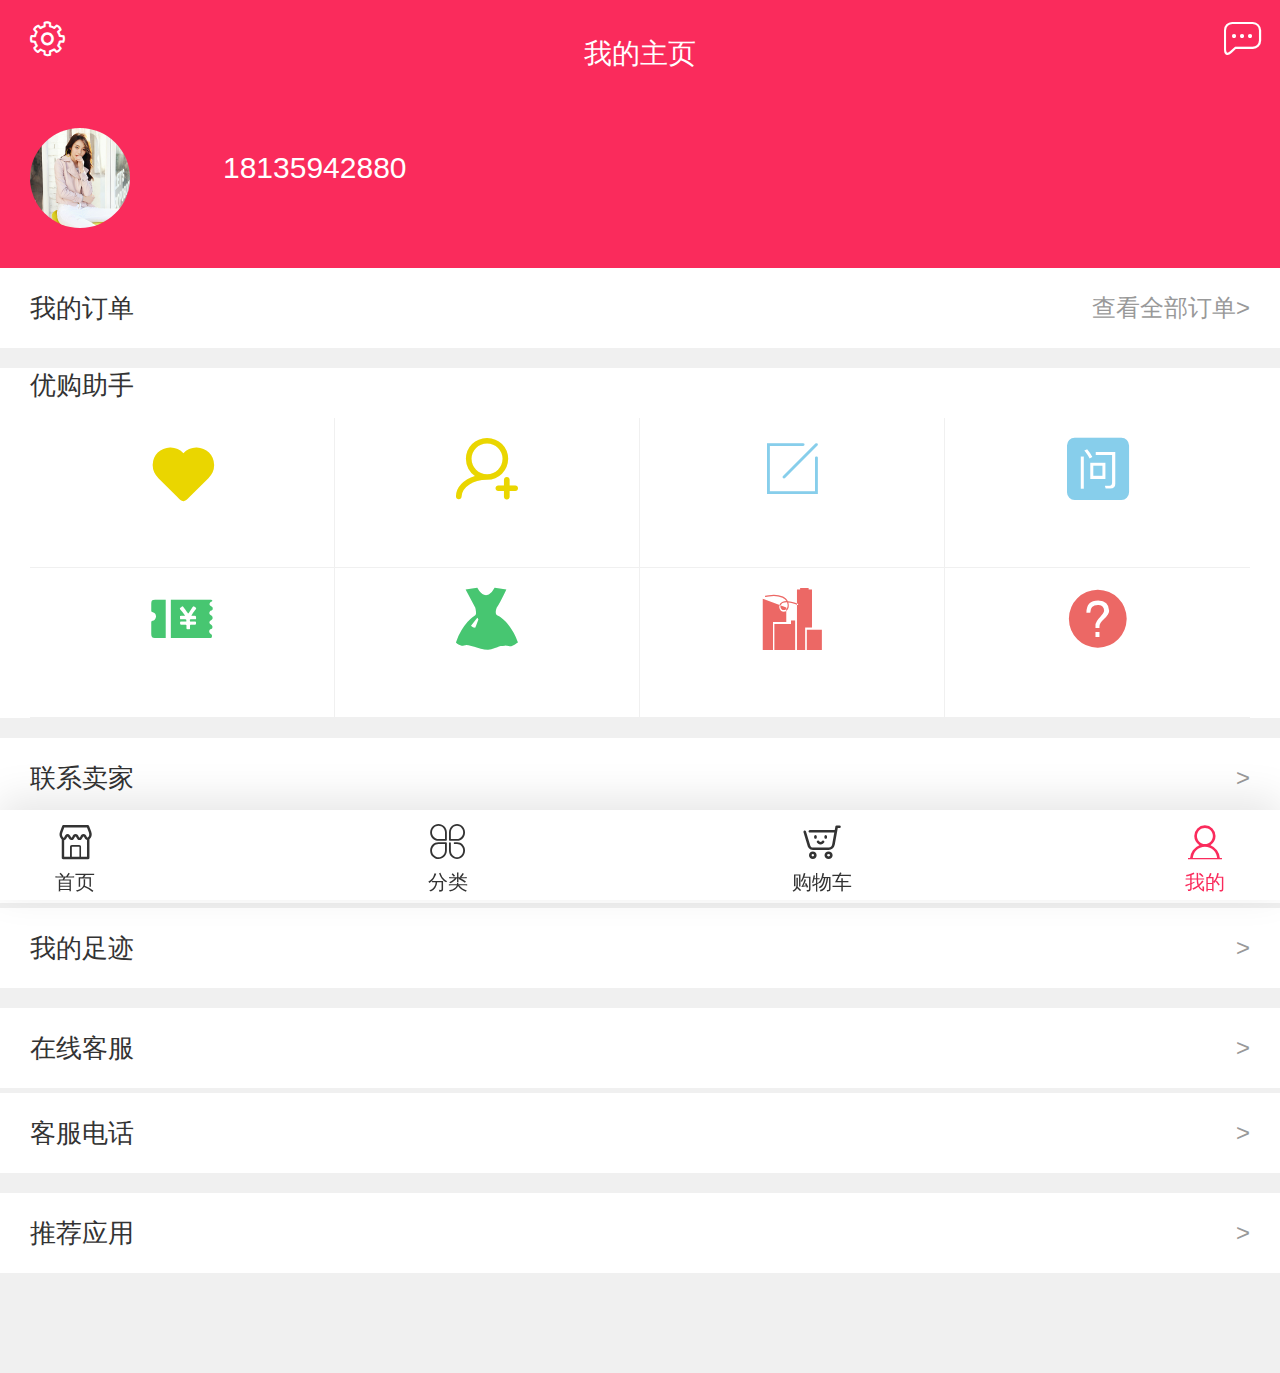
<file: wode.html>
<!DOCTYPE html>
<html lang="en">
<head>
	<meta charset="UTF-8">
	<meta name="viewport" content="width=device-width">
	<title>我的</title>
	<script src="js/rem.js"></script>
	<link rel="stylesheet" href="css/wode.css">
	<link rel="stylesheet" href="iconfont/iconfont.css">
	<link rel="shortcut icon" href="img/logo2.jpg">
</head>
<body>
<!-- 顶框开始 -->
<header>
	<div class="hd-left">
		<a href=""><i class="hd-icon1 icon-shezhi"></i></a>
	</div>
	<div class="hd-ml">我的主页</div>
	<div class="hd-rt">
		<a href=""><i class="hd-icon1 icon-xiaoxi"></i></a>
	</div>
</header>
<!-- 顶框结束 -->
<!-- 我的开始 -->
<section class="wd-bj">
	<div class="wd-toux"><img src="img/shsh.jpg" alt=""></div>
	<div class="pj-xx-mz">18135942880</div>
</section>
<!-- 我的结束 -->
<!-- 订单开始 -->
<a class="dingdan">
	<div class="dd-zi1">我的订单</div>
	<div class="dd-zi2">查看全部订单&gt;</div>
</a>
<!-- 订单结束 -->
<!-- 背景 -->
<section class="bj"></section>
<!-- 助手开始 -->
<section class="dphd">
	<div class="bj-zi">优购助手</div>
</section>
<ul class="zhushou">
<!-- 第一个 -->
	<li class="zs-xiaobox">
	    <a href="" class="zs-xb-x">
	    	<i class="iconfont1 icon-xihuan"></i>
	    	<div class="zs-zi">收藏</div>
	    </a>
    </li>
    <!-- 第二个 -->
    <li class="zs-xiaobox">
	    <a href="" class="zs-xb-x">
	    	<i class="iconfont1 icon-guanzhu"></i>
	    	<div class="zs-zi">关注</div>
	    </a>
    </li>
    <li class="zs-xiaobox">
	    <a href="" class="zs-xb-x">
	    	<i class="iconfont1 icon-pingjia"></i>
	    	<div class="zs-zi">评价</div>
	    </a>
    </li>
    <li class="zs-xiaobox">
	    <a href="" class="zs-xb-x">
	    	<i class="iconfont1 icon-wen"></i>
	    	<div class="zs-zi">问答</div>
	    </a>
    </li>
    <!-- 第一个 -->
	<li class="zs-xiaobox">
	    <a href="" class="zs-xb-x">
	    	<i class="iconfont1 icon-youhuiquan"></i>
	    	<div class="zs-zi">优惠券</div>
	    </a>
    </li>
    <!-- 第二个 -->
    <li class="zs-xiaobox">
	    <a href="" class="zs-xb-x">
	    	<i class="iconfont1 icon-fushi"></i>
	    	<div class="zs-zi">搭配</div>
	    </a>
    </li>
    <li class="zs-xiaobox">
	    <a href="" class="zs-xb-x">
	    	<i class="iconfont1 icon-tongchengzhida"></i>
	    	<div class="zs-zi">同城</div>
	    </a>
    </li>
    <li class="zs-xiaobox">
	    <a href="" class="zs-xb-x">
	    	<i class="iconfont1 icon-bangzhu"></i>
	    	<div class="zs-zi">帮助</div>
	    </a>
    </li>
</ul>
<!-- 助手结束 -->
<!-- 背景 -->
<section class="bj"></section>
<a class="dingdan">
	<div class="dd-zi1">联系卖家</div>
	<div class="dd-zi2">&gt;</div>
</a>
<!-- 背景 -->
<section class="bj1"></section>
<a class="dingdan">
	<div class="dd-zi1">消息中心</div>
	<div class="dd-zi2">&gt;</div>
</a>

<!-- 背景 -->
<section class="bj1"></section>
<a href="denglu.html" class="dingdan">
	<div class="dd-zi1">我的足迹</div>
	<div class="dd-zi2">&gt;</div>
</a>
<!-- 背景 -->
<section class="bj"></section>
<a href="denglu.html" class="dingdan">
	<div class="dd-zi1">在线客服</div>
	<div class="dd-zi2">&gt;</div>
</a>
<!-- 背景 -->
<section class="bj1"></section>
<a href="denglu.html" class="dingdan">
	<div class="dd-zi1">客服电话</div>
	<div class="dd-zi2">&gt;</div>
</a>
<!-- 背景 -->
<section class="bj"></section>
<a href="denglu.html" class="dingdan">
	<div class="dd-zi1">推荐应用</div>
	<div class="dd-zi2">&gt;</div>
</a>
<div class="dibu-sh">
    
     
</div>







<!-- 底部定位开始 -->
<div class="dw">
    
     <div class="dw-xiaobox">
     <a href="shouye.html">
          <i class="dw-icon icon-shouye"></i>
          <div class="dw-zi">首页</div>
     </a>
          
     </div>

     
     <div class="dw-xiaobox">
     <a href="fenlie.html">
          <i class="dw-icon icon-fenlei"></i>
          <div class="dw-zi">分类</div>
     </a>
          
     </div>


     <div class="dw-xiaobox">
     <a href="gouwuche.html">
          <i class="dw-icon icon-gouwuche"></i>
          <div class="dw-zi">购物车</div>
     </a>
          
     </div>
  
    
     <div class="dw-xiaobox">
     <a href="wode.html">
          <i class="dw-icon icon-wode icon-bian"></i>
          <div class="dw-zi zi-bian">我的</div>
     </a>
          
     </div>

      
</div>

<!-- 地步定位结束 -->
	
</body>
</html>
</file>
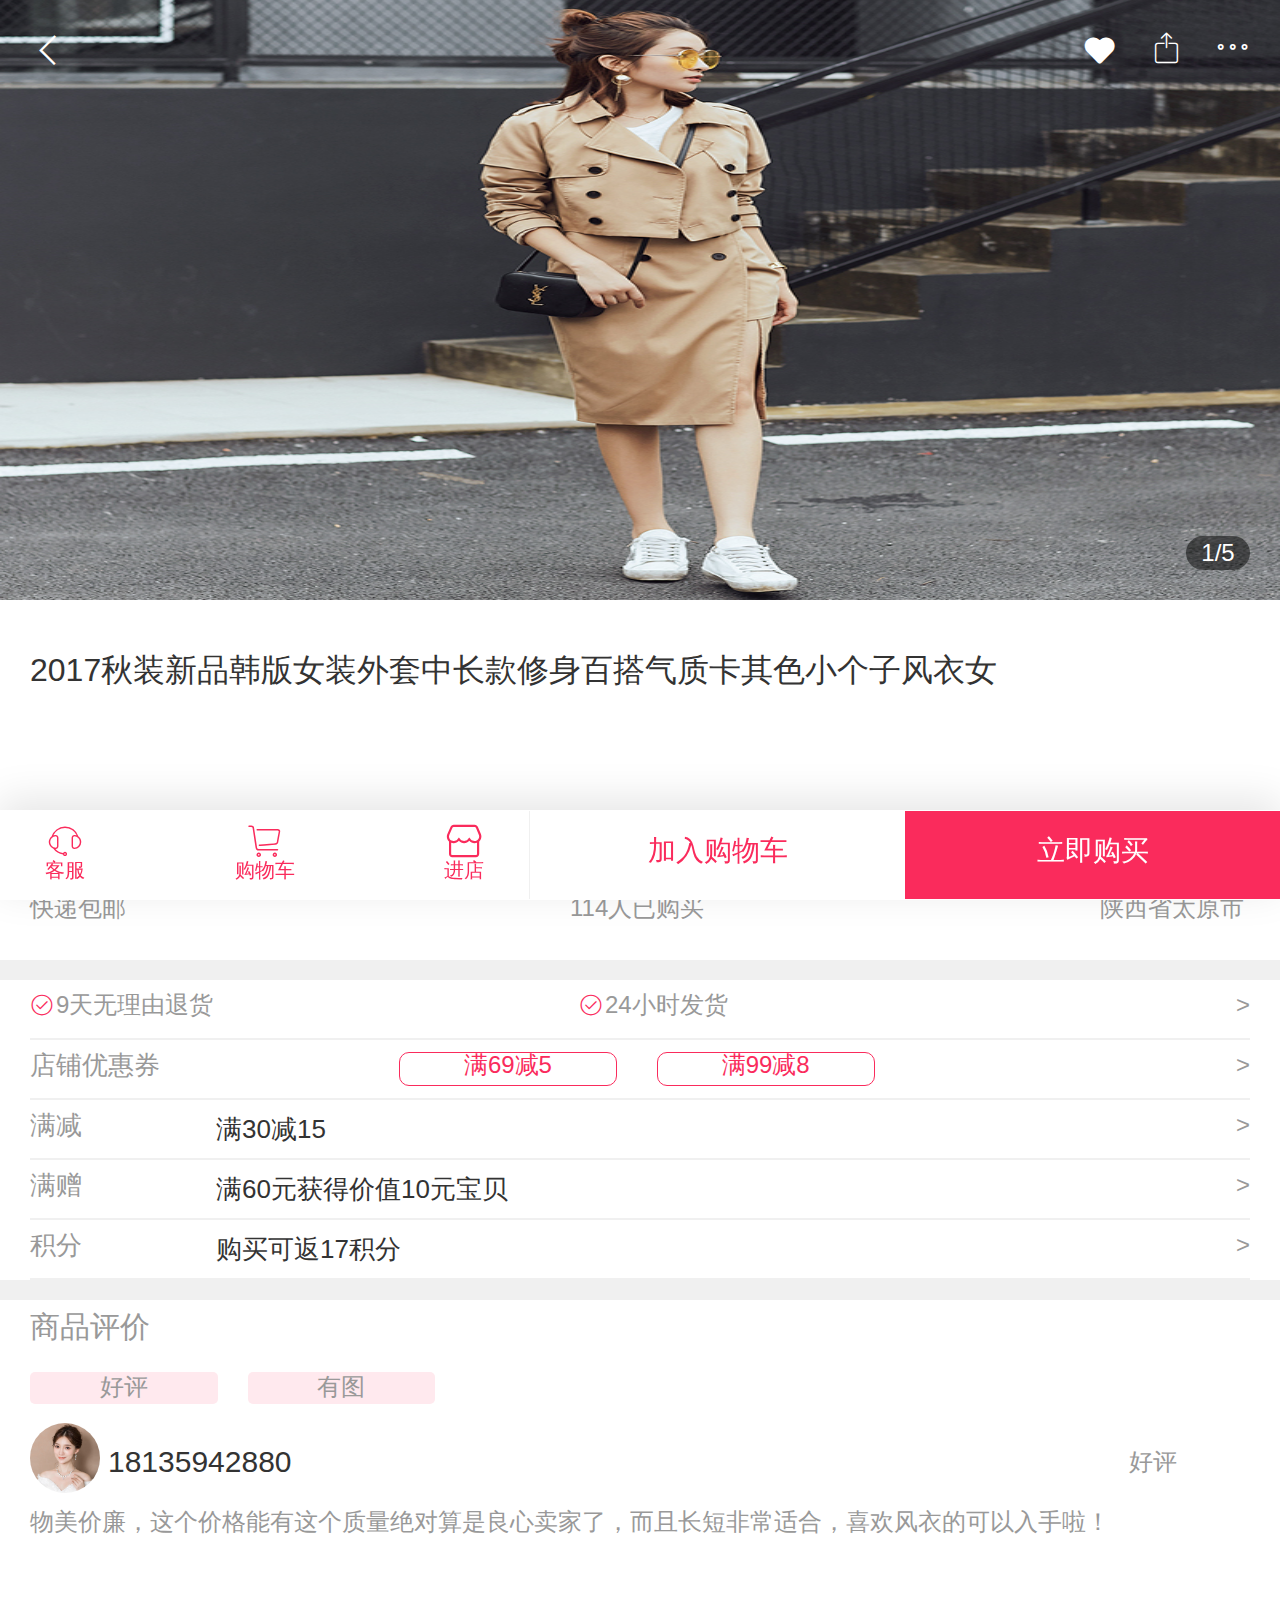
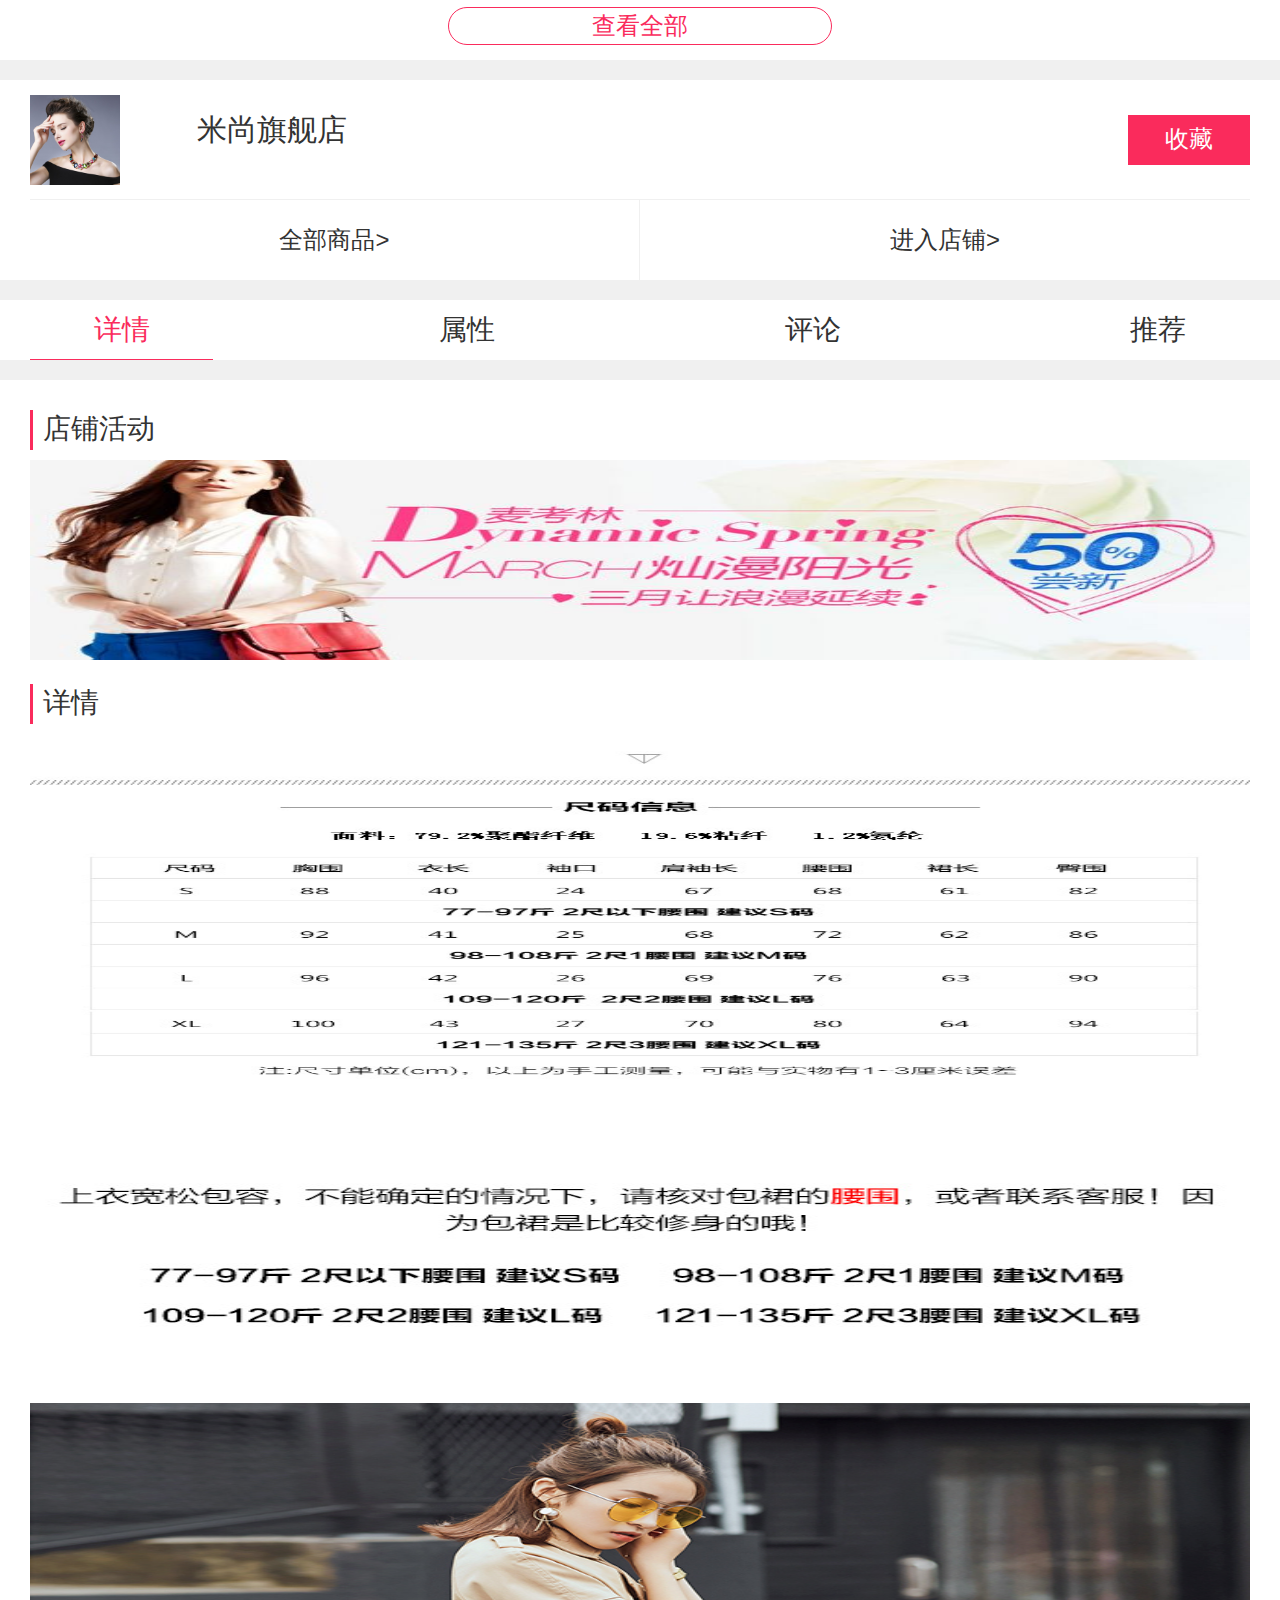
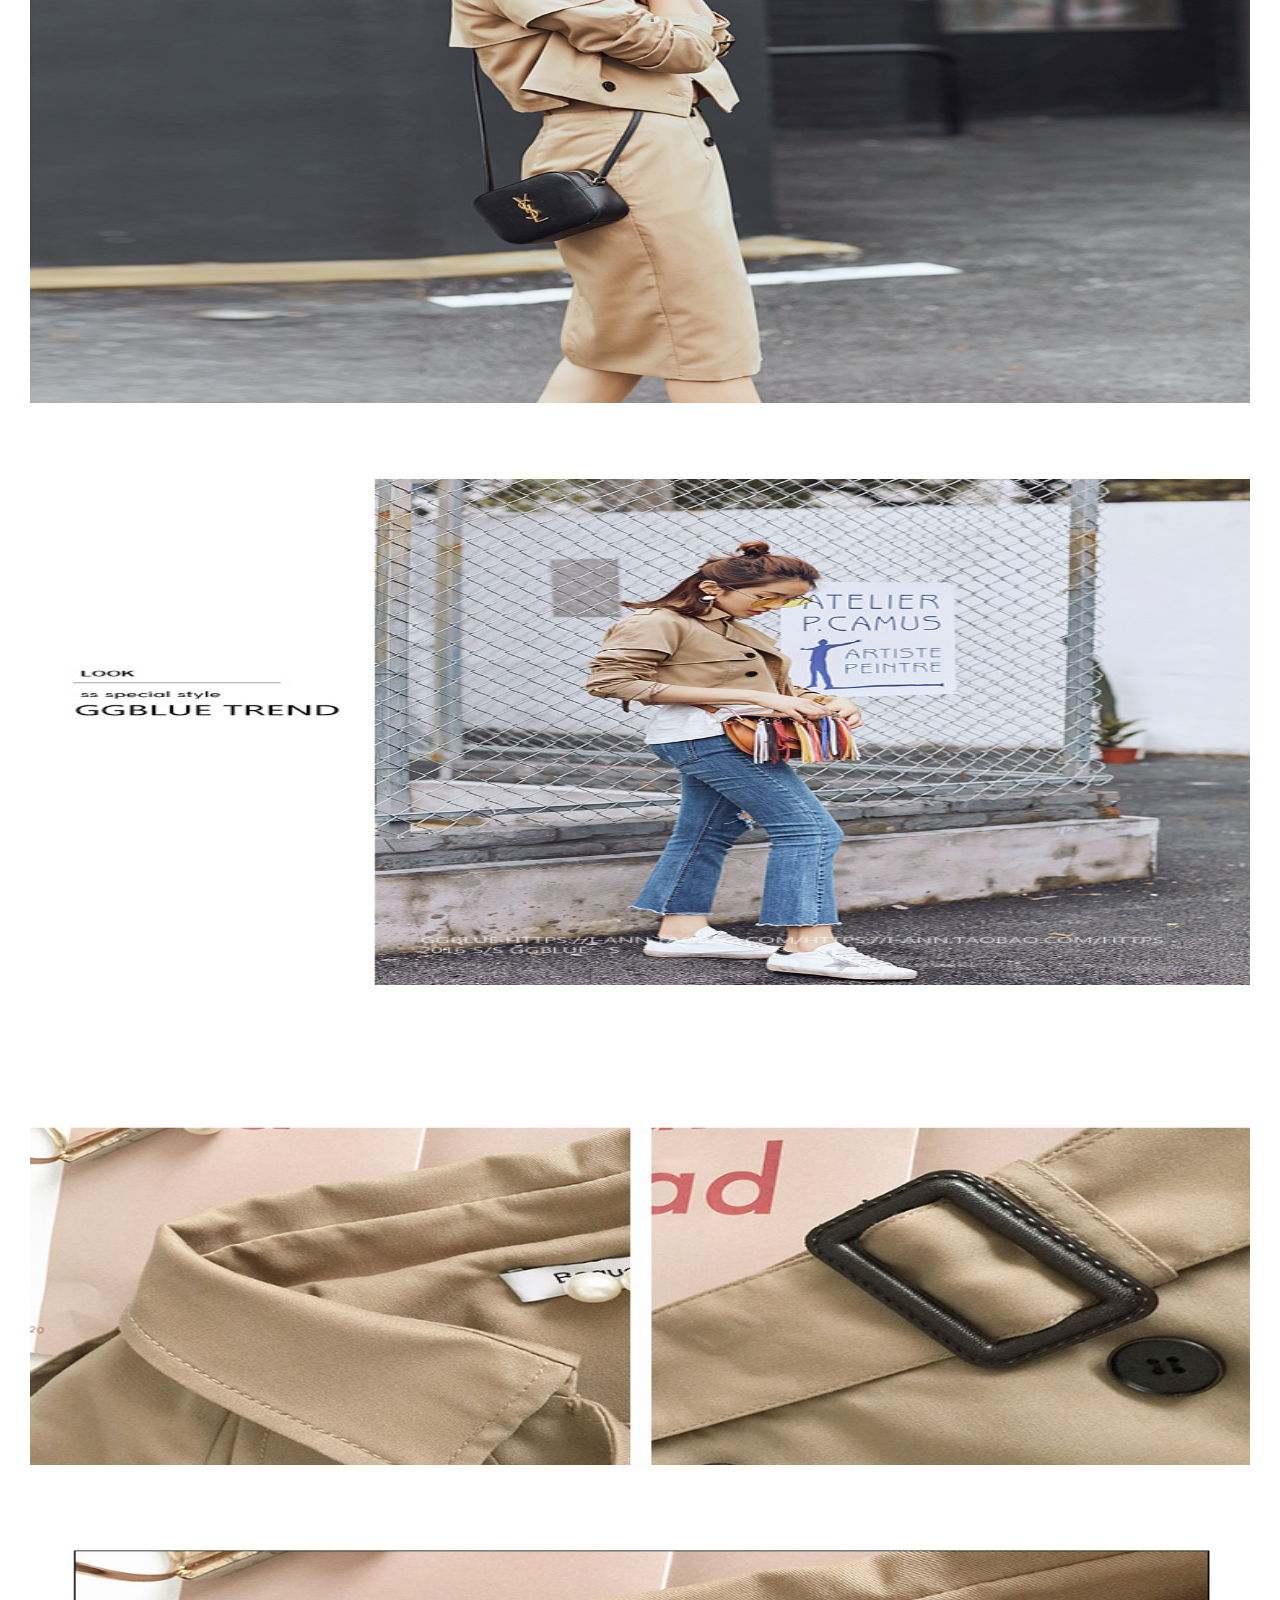
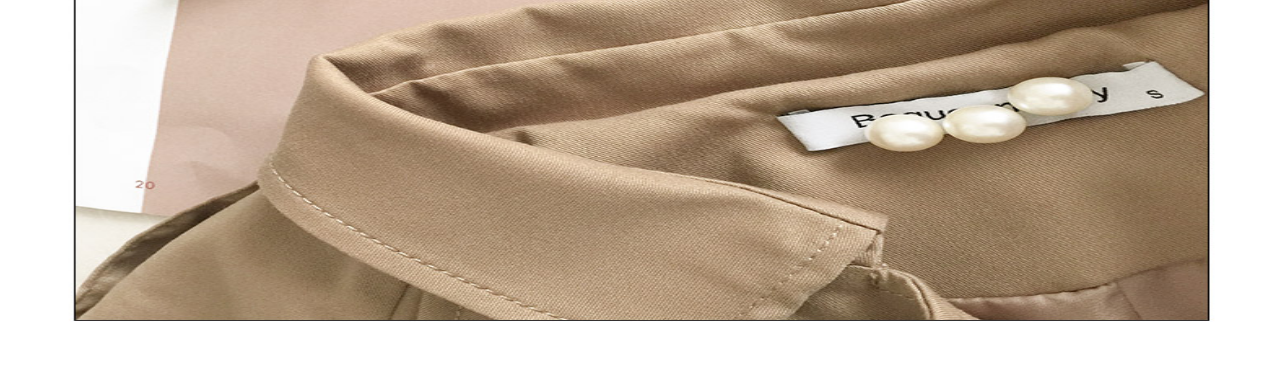
<file: xq.html>
<!DOCTYPE html>
<html lang="en">
<head>
	<meta charset="UTF-8">
	<meta name="viewport" content="width=device-width">
	<title>详情页</title>
	<script src="js/rem.js"></script>
	<link rel="stylesheet" href="css/xq.css">
	<link rel="stylesheet" href="iconfont/iconfont.css">
	<link rel="shortcut icon" href="img/logo2.jpg">
</head>
<body>
<!-- 照片框 -->
<section class="zhp">
    <img src="img/yf5.jpg" alt="">
	<div class="zhp-sh">
	    <a href="liebiao.html" class="fanhui">
	    	<i class="icon1 icon-fanhui"></i>
	    </a>
	    <div class="zhp-rt">
		  <a href="" class="zhp-box1">
		  	<i class="icon1 icon-xihuan"></i>
		  </a>
		  <a href="" class="zhp-box1">
		  	<i class="icon1 icon-fenxiang"></i>
		  </a>
		  <a href="" class="zhp-box1">
		  	<i class="icon1 icon-gengduo"></i>
		  </a>	   
	</div>
	</div>
	<div class="zhp-xia">1/5</div>
</section>
<!-- 价格框 -->
<section class="jiage-dabox">
	<div class="miaoshu">2017秋装新品韩版女装外套中长款修身百搭气质卡其色小个子风衣女</div>
	<div class="jiage1">￥388</div>
	<div class="baoy-box">
		<div class="bao">快递包邮</div>
		<div class="jg-goumai">114人已购买</div>
		<div class="dizhi">陕西省太原市</div>
	</div>
</section>
<!-- 背景 -->
<section class="bj"></section>
<!-- 列表开始 -->
<ul class="liebao">
<!-- 第一行 -->
	<li class="lb-dange"><a href="" class="lb-dg">
		<div class="jiut">
			<i class="icon2 icon-duihao"></i>
			<div class="lb-zi">9天无理由退货</div>
		</div>
		<div class="ersi">
			<i class="icon2 icon-duihao"></i>
			<div class="lb-zi">24小时发货</div>
		</div>
		<div class="gengduo">&gt;</div>
	</a></li>
	<!-- 第二行 -->
	<li class="lb-dange"><a href="" class="lb-dg">
		<div class="yhq">
			<div class="lb-zi2">店铺优惠券</div>
		</div>
		<div class="quan">
			<div class="youhuiq">满69减5</div>
			<div class="youhuiq">满99减8</div>
		</div>
		<div class="gengduo">&gt;</div>
	</a></li>
	<!-- 第三行 -->
	<li class="lb-dange"><a href="" class="lb-dg">
		<div class="bl-manjian">
			<div class="lb-zi2">满减</div>
		</div>
		<div class="bl-mj-er">
			满30减15
		</div>
		<div class="gengduo">&gt;</div>
	</a></li>
	<!-- 第四行 -->
	<li class="lb-dange"><a href="" class="lb-dg">
		<div class="bl-manjian">
			<div class="lb-zi2">满赠</div>
		</div>
		<div class="bl-mj-er">
			满60元获得价值10元宝贝
		</div>
		<div class="gengduo">&gt;</div>
	</a></li>
	<!-- 第五行 -->
	<li class="lb-dange"><a href="" class="lb-dg">
		<div class="bl-manjian">
			<div class="lb-zi2">积分</div>
		</div>
		<div class="bl-mj-er">
			购买可返17积分
		</div>
		<div class="gengduo">&gt;</div>
	</a></li>

</ul>
<!-- 列表结束 -->
<!-- 背景 -->
<section class="bj"></section>
<!-- 评价开始 -->
<section class="pingjia">
	<a href="" class="pj-bt">商品评价</a>
	<a href="" class="pj-bt">
		<div class="pj-hp">好评</div>
		<div class="pj-hp">有图</div>
	</a>
	<a href="" class="pj-xinx">
		<div class="pj-xx-tp">
			<img src="img/ps9.jpg" alt="">
		</div>
		<div class="pj-xx-mz">18135942880</div>
		<div class="pj-xx-haop">好评</div>
	</a>
	<a href="" class="pj-wz">    物美价廉，这个价格能有这个质量绝对算是良心卖家了，而且长短非常适合，喜欢风衣的可以入手啦！
	</a>
	<div href="" class="pj-qb">
		<a href="" class="pj-chankan">查看全部</a>
	</div>
</section>
<!-- 评价结束 -->
<!-- 背景 -->
<section class="bj"></section>
<!-- 店铺信息开始-->
<section class="dp">
	<div class="dp-xinx">
		<div class="dp-xx-tp"><img src="img/ps2.jpg" alt=""></div>
		<div class="dp-xx-dm">米尚旗舰店</div>
		<a class="dp-xx-shc">收藏</a>
	</div>
	<div class="dp-xia">
		<a href="" class="qbshp">全部商品&gt;</a>
		<a href="" class="qbshp">进入店铺&gt;</a>
	</div>
</section>
<!-- 店铺信息结束 -->
<!-- 背景 -->
<section class="bj"></section>
<!-- 分类table开始 -->
<section class="fl-table">
	<a href="" class="fl-t-1">详情</a>
	<a href="" class="fl-t-2">属性</a>
	<a href="" class="fl-t-2">评论</a>
	<a href="" class="fl-t-2">推荐</a>
</section>
<!-- 分类table结束 -->
<!-- 背景 -->
<section class="bj"></section>
<!-- 详情开始 -->
<section class="xiangq">
	<section class="xq-gg">
	    <section class="dphd">
	    	<section class="shu"></section>
	    	<div class="bj-zi">店铺活动</div>
	    </section>
		<img src="img/bn1.jpg" alt="" class="">
	</section>

	<sction class="xq-xinx">
	<section class="dphd">
	    	<section class="shu"></section>
	    	<div class="bj-zi">详情</div>
	 </section>
		<img src="img/yf-chima.jpg" alt="">
	</sction>
	<sction class="xq-zhuyi">
		<img src="img/yfcc1.jpg" alt="">
	</sction>
    <div class="yifzp">
    	<img src="img/yf4.jpg" alt="">
    </div>
    <div class="yifzp">
    	<img src="img/yf10.jpg" alt="">
    </div>
    <div class="yifzp2">
    	<img src="img/yf13.jpg" alt="">
    </div>
    <div class="yifzp2">
    	<img src="img/yf17.jpg" alt="">
    </div>
</section>
<!-- 详情结束 -->
<!-- 定位开始 -->
<div class="dw">
	<div class="dw-left">
		<div class="dw-xiaobox">
           <a href="">
             <i class="dw-icon icon-kefu"></i>
             <div class="dw-zi">客服</div>
            </a>     
        </div>
        <div class="dw-xiaobox">
           <a href="gouwuche.html">
             <i class="dw-icon icon-shouye1"></i>
             <div class="dw-zi">购物车</div>
            </a>     
        </div>
        <div class="dw-xiaobox">
           <a href="">
             <i class="dw-icon icon-dianpu"></i>
             <div class="dw-zi">进店</div>
            </a>     
        </div>
	</div>
	<!-- 定位右开始 -->
	<div class="dw-rt">
		<a href="gouwuche.html" class="dw-jiaru">加入购物车</a>
		<a href="" class="dw-jiaru goumai">立即购买</a>
	</div>
	
</div>


<!-- 定位结束 -->




</body>
</html>
</file>
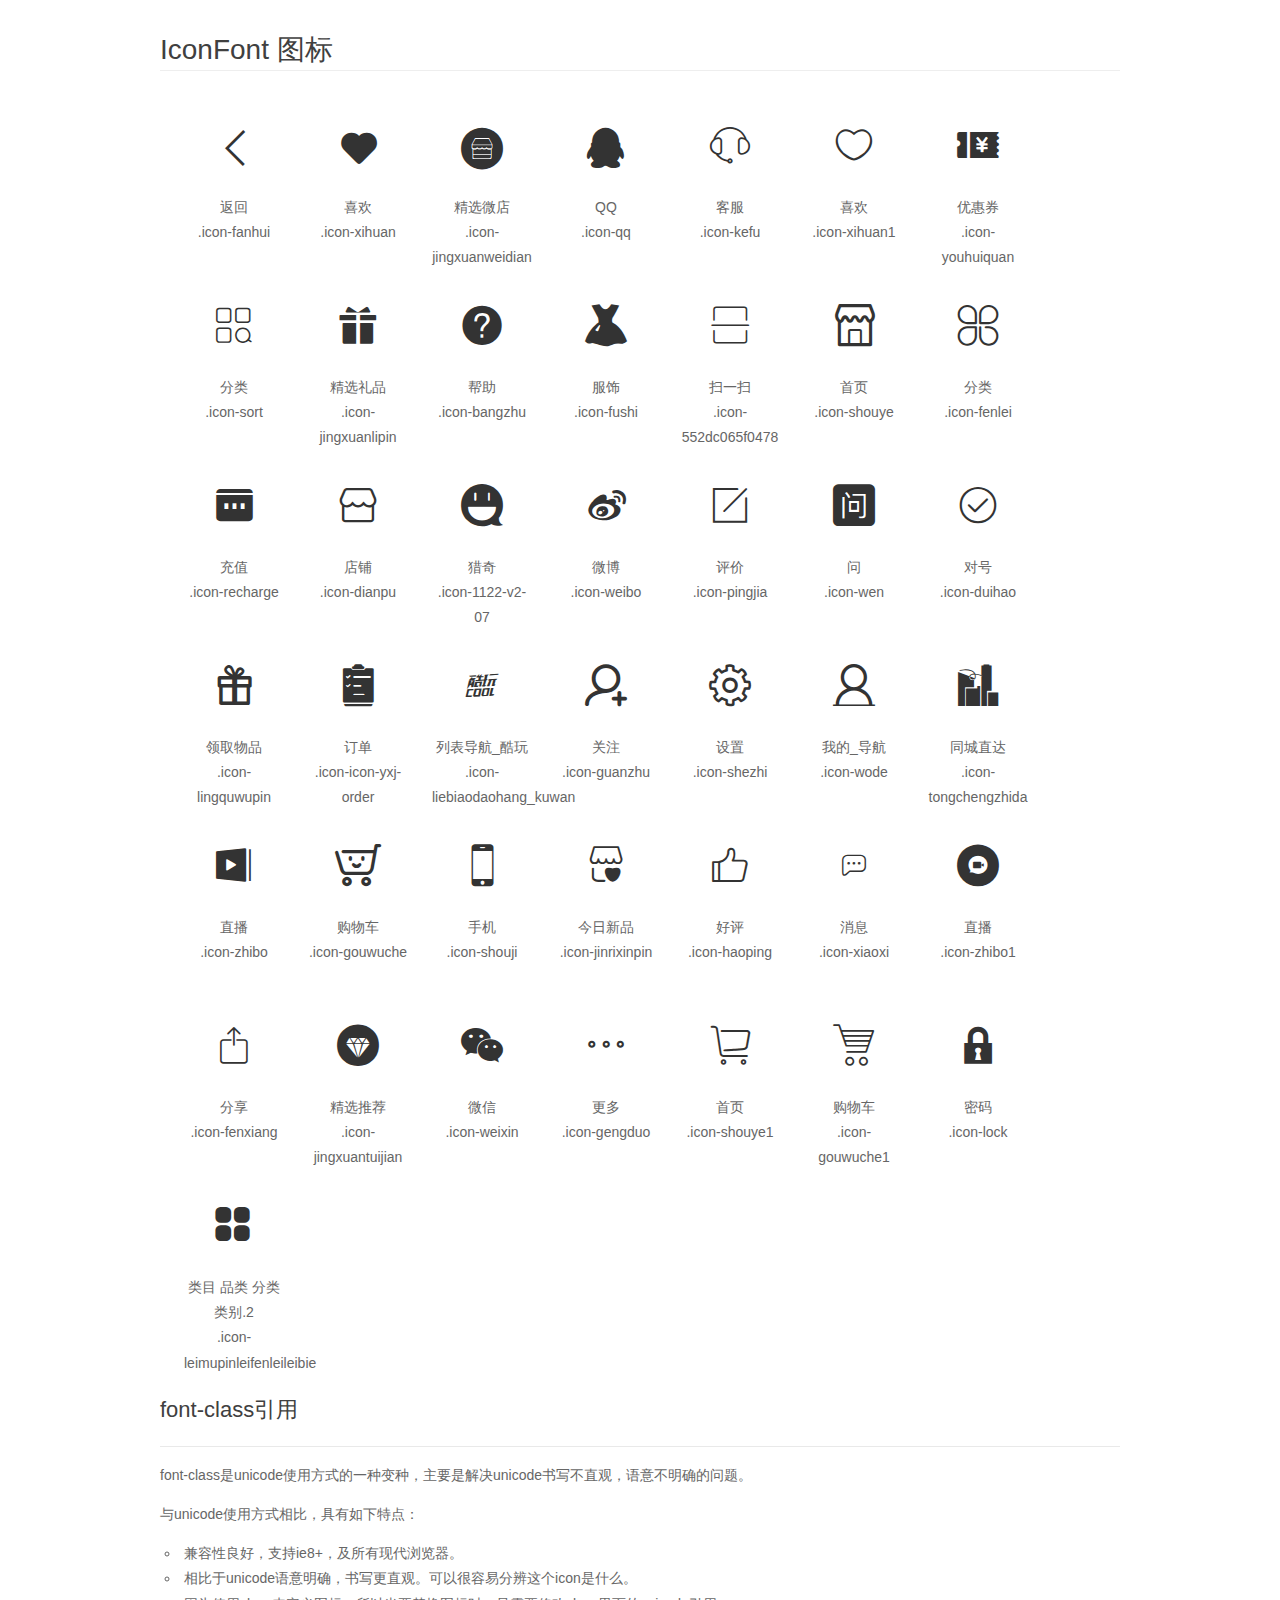
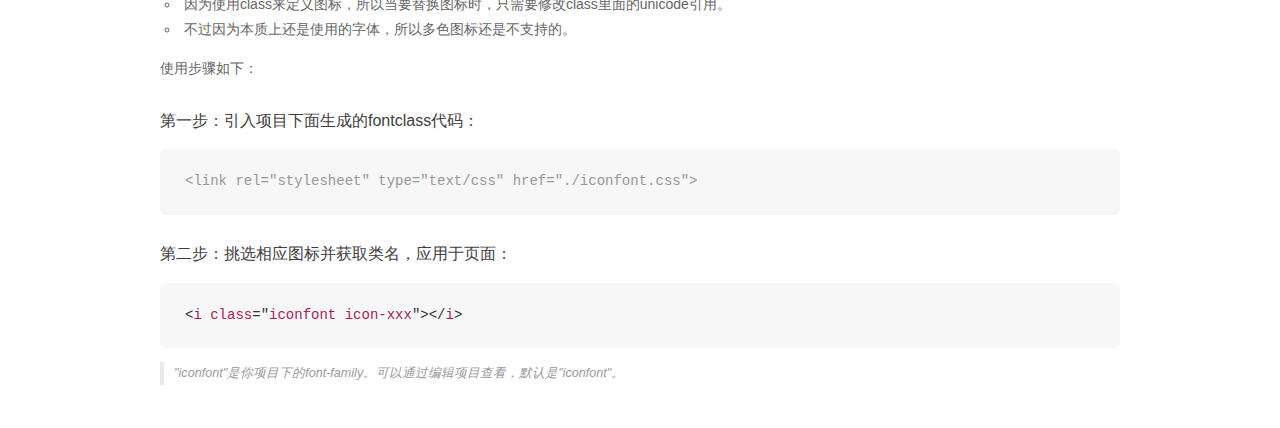
<file: iconfont/demo_fontclass.html>
<!DOCTYPE html>
<html>
<head>
    <meta charset="utf-8"/>
    <title>IconFont</title>
    <link rel="stylesheet" href="demo.css">
    <link rel="stylesheet" href="iconfont.css">
</head>
<body>
    <div class="main markdown">
        <h1>IconFont 图标</h1>
        <ul class="icon_lists clear">
            
                <li>
                <i class="icon iconfont icon-fanhui"></i>
                    <div class="name">返回</div>
                    <div class="fontclass">.icon-fanhui</div>
                </li>
            
                <li>
                <i class="icon iconfont icon-xihuan"></i>
                    <div class="name">喜欢</div>
                    <div class="fontclass">.icon-xihuan</div>
                </li>
            
                <li>
                <i class="icon iconfont icon-jingxuanweidian"></i>
                    <div class="name">精选微店</div>
                    <div class="fontclass">.icon-jingxuanweidian</div>
                </li>
            
                <li>
                <i class="icon iconfont icon-qq"></i>
                    <div class="name">QQ</div>
                    <div class="fontclass">.icon-qq</div>
                </li>
            
                <li>
                <i class="icon iconfont icon-kefu"></i>
                    <div class="name">客服</div>
                    <div class="fontclass">.icon-kefu</div>
                </li>
            
                <li>
                <i class="icon iconfont icon-xihuan1"></i>
                    <div class="name">喜欢</div>
                    <div class="fontclass">.icon-xihuan1</div>
                </li>
            
                <li>
                <i class="icon iconfont icon-youhuiquan"></i>
                    <div class="name">优惠券</div>
                    <div class="fontclass">.icon-youhuiquan</div>
                </li>
            
                <li>
                <i class="icon iconfont icon-sort"></i>
                    <div class="name">分类</div>
                    <div class="fontclass">.icon-sort</div>
                </li>
            
                <li>
                <i class="icon iconfont icon-jingxuanlipin"></i>
                    <div class="name">精选礼品</div>
                    <div class="fontclass">.icon-jingxuanlipin</div>
                </li>
            
                <li>
                <i class="icon iconfont icon-bangzhu"></i>
                    <div class="name">帮助</div>
                    <div class="fontclass">.icon-bangzhu</div>
                </li>
            
                <li>
                <i class="icon iconfont icon-fushi"></i>
                    <div class="name">服饰</div>
                    <div class="fontclass">.icon-fushi</div>
                </li>
            
                <li>
                <i class="icon iconfont icon-552dc065f0478"></i>
                    <div class="name">扫一扫</div>
                    <div class="fontclass">.icon-552dc065f0478</div>
                </li>
            
                <li>
                <i class="icon iconfont icon-shouye"></i>
                    <div class="name">首页</div>
                    <div class="fontclass">.icon-shouye</div>
                </li>
            
                <li>
                <i class="icon iconfont icon-fenlei"></i>
                    <div class="name">分类</div>
                    <div class="fontclass">.icon-fenlei</div>
                </li>
            
                <li>
                <i class="icon iconfont icon-recharge"></i>
                    <div class="name">充值</div>
                    <div class="fontclass">.icon-recharge</div>
                </li>
            
                <li>
                <i class="icon iconfont icon-dianpu"></i>
                    <div class="name">店铺</div>
                    <div class="fontclass">.icon-dianpu</div>
                </li>
            
                <li>
                <i class="icon iconfont icon-1122-v2-07"></i>
                    <div class="name">猎奇</div>
                    <div class="fontclass">.icon-1122-v2-07</div>
                </li>
            
                <li>
                <i class="icon iconfont icon-weibo"></i>
                    <div class="name">微博</div>
                    <div class="fontclass">.icon-weibo</div>
                </li>
            
                <li>
                <i class="icon iconfont icon-pingjia"></i>
                    <div class="name">评价</div>
                    <div class="fontclass">.icon-pingjia</div>
                </li>
            
                <li>
                <i class="icon iconfont icon-wen"></i>
                    <div class="name">问</div>
                    <div class="fontclass">.icon-wen</div>
                </li>
            
                <li>
                <i class="icon iconfont icon-duihao"></i>
                    <div class="name">对号</div>
                    <div class="fontclass">.icon-duihao</div>
                </li>
            
                <li>
                <i class="icon iconfont icon-lingquwupin"></i>
                    <div class="name">领取物品</div>
                    <div class="fontclass">.icon-lingquwupin</div>
                </li>
            
                <li>
                <i class="icon iconfont icon-icon-yxj-order"></i>
                    <div class="name">订单</div>
                    <div class="fontclass">.icon-icon-yxj-order</div>
                </li>
            
                <li>
                <i class="icon iconfont icon-liebiaodaohang_kuwan"></i>
                    <div class="name">列表导航_酷玩</div>
                    <div class="fontclass">.icon-liebiaodaohang_kuwan</div>
                </li>
            
                <li>
                <i class="icon iconfont icon-guanzhu"></i>
                    <div class="name">关注</div>
                    <div class="fontclass">.icon-guanzhu</div>
                </li>
            
                <li>
                <i class="icon iconfont icon-shezhi"></i>
                    <div class="name">设置</div>
                    <div class="fontclass">.icon-shezhi</div>
                </li>
            
                <li>
                <i class="icon iconfont icon-wode"></i>
                    <div class="name">我的_导航</div>
                    <div class="fontclass">.icon-wode</div>
                </li>
            
                <li>
                <i class="icon iconfont icon-tongchengzhida"></i>
                    <div class="name">同城直达</div>
                    <div class="fontclass">.icon-tongchengzhida</div>
                </li>
            
                <li>
                <i class="icon iconfont icon-zhibo"></i>
                    <div class="name">直播</div>
                    <div class="fontclass">.icon-zhibo</div>
                </li>
            
                <li>
                <i class="icon iconfont icon-gouwuche"></i>
                    <div class="name">购物车</div>
                    <div class="fontclass">.icon-gouwuche</div>
                </li>
            
                <li>
                <i class="icon iconfont icon-shouji"></i>
                    <div class="name">手机</div>
                    <div class="fontclass">.icon-shouji</div>
                </li>
            
                <li>
                <i class="icon iconfont icon-jinrixinpin"></i>
                    <div class="name">今日新品</div>
                    <div class="fontclass">.icon-jinrixinpin</div>
                </li>
            
                <li>
                <i class="icon iconfont icon-haoping"></i>
                    <div class="name">好评</div>
                    <div class="fontclass">.icon-haoping</div>
                </li>
            
                <li>
                <i class="icon iconfont icon-xiaoxi"></i>
                    <div class="name">消息</div>
                    <div class="fontclass">.icon-xiaoxi</div>
                </li>
            
                <li>
                <i class="icon iconfont icon-zhibo1"></i>
                    <div class="name">直播</div>
                    <div class="fontclass">.icon-zhibo1</div>
                </li>
            
                <li>
                <i class="icon iconfont icon-fenxiang"></i>
                    <div class="name">分享</div>
                    <div class="fontclass">.icon-fenxiang</div>
                </li>
            
                <li>
                <i class="icon iconfont icon-jingxuantuijian"></i>
                    <div class="name">精选推荐</div>
                    <div class="fontclass">.icon-jingxuantuijian</div>
                </li>
            
                <li>
                <i class="icon iconfont icon-weixin"></i>
                    <div class="name">微信</div>
                    <div class="fontclass">.icon-weixin</div>
                </li>
            
                <li>
                <i class="icon iconfont icon-gengduo"></i>
                    <div class="name">更多</div>
                    <div class="fontclass">.icon-gengduo</div>
                </li>
            
                <li>
                <i class="icon iconfont icon-shouye1"></i>
                    <div class="name">首页</div>
                    <div class="fontclass">.icon-shouye1</div>
                </li>
            
                <li>
                <i class="icon iconfont icon-gouwuche1"></i>
                    <div class="name">购物车</div>
                    <div class="fontclass">.icon-gouwuche1</div>
                </li>
            
                <li>
                <i class="icon iconfont icon-lock"></i>
                    <div class="name">密码</div>
                    <div class="fontclass">.icon-lock</div>
                </li>
            
                <li>
                <i class="icon iconfont icon-leimupinleifenleileibie"></i>
                    <div class="name">类目 品类 分类 类别.2</div>
                    <div class="fontclass">.icon-leimupinleifenleileibie</div>
                </li>
            
        </ul>

        <h2 id="font-class-">font-class引用</h2>
        <hr>

        <p>font-class是unicode使用方式的一种变种，主要是解决unicode书写不直观，语意不明确的问题。</p>
        <p>与unicode使用方式相比，具有如下特点：</p>
        <ul>
        <li>兼容性良好，支持ie8+，及所有现代浏览器。</li>
        <li>相比于unicode语意明确，书写更直观。可以很容易分辨这个icon是什么。</li>
        <li>因为使用class来定义图标，所以当要替换图标时，只需要修改class里面的unicode引用。</li>
        <li>不过因为本质上还是使用的字体，所以多色图标还是不支持的。</li>
        </ul>
        <p>使用步骤如下：</p>
        <h3 id="-fontclass-">第一步：引入项目下面生成的fontclass代码：</h3>


        <pre><code class="lang-js hljs javascript"><span class="hljs-comment">&lt;link rel="stylesheet" type="text/css" href="./iconfont.css"&gt;</span></code></pre>
        <h3 id="-">第二步：挑选相应图标并获取类名，应用于页面：</h3>
        <pre><code class="lang-css hljs">&lt;<span class="hljs-selector-tag">i</span> <span class="hljs-selector-tag">class</span>="<span class="hljs-selector-tag">iconfont</span> <span class="hljs-selector-tag">icon-xxx</span>"&gt;&lt;/<span class="hljs-selector-tag">i</span>&gt;</code></pre>
        <blockquote>
        <p>"iconfont"是你项目下的font-family。可以通过编辑项目查看，默认是"iconfont"。</p>
        </blockquote>
    </div>
</body>
</html>
</file>
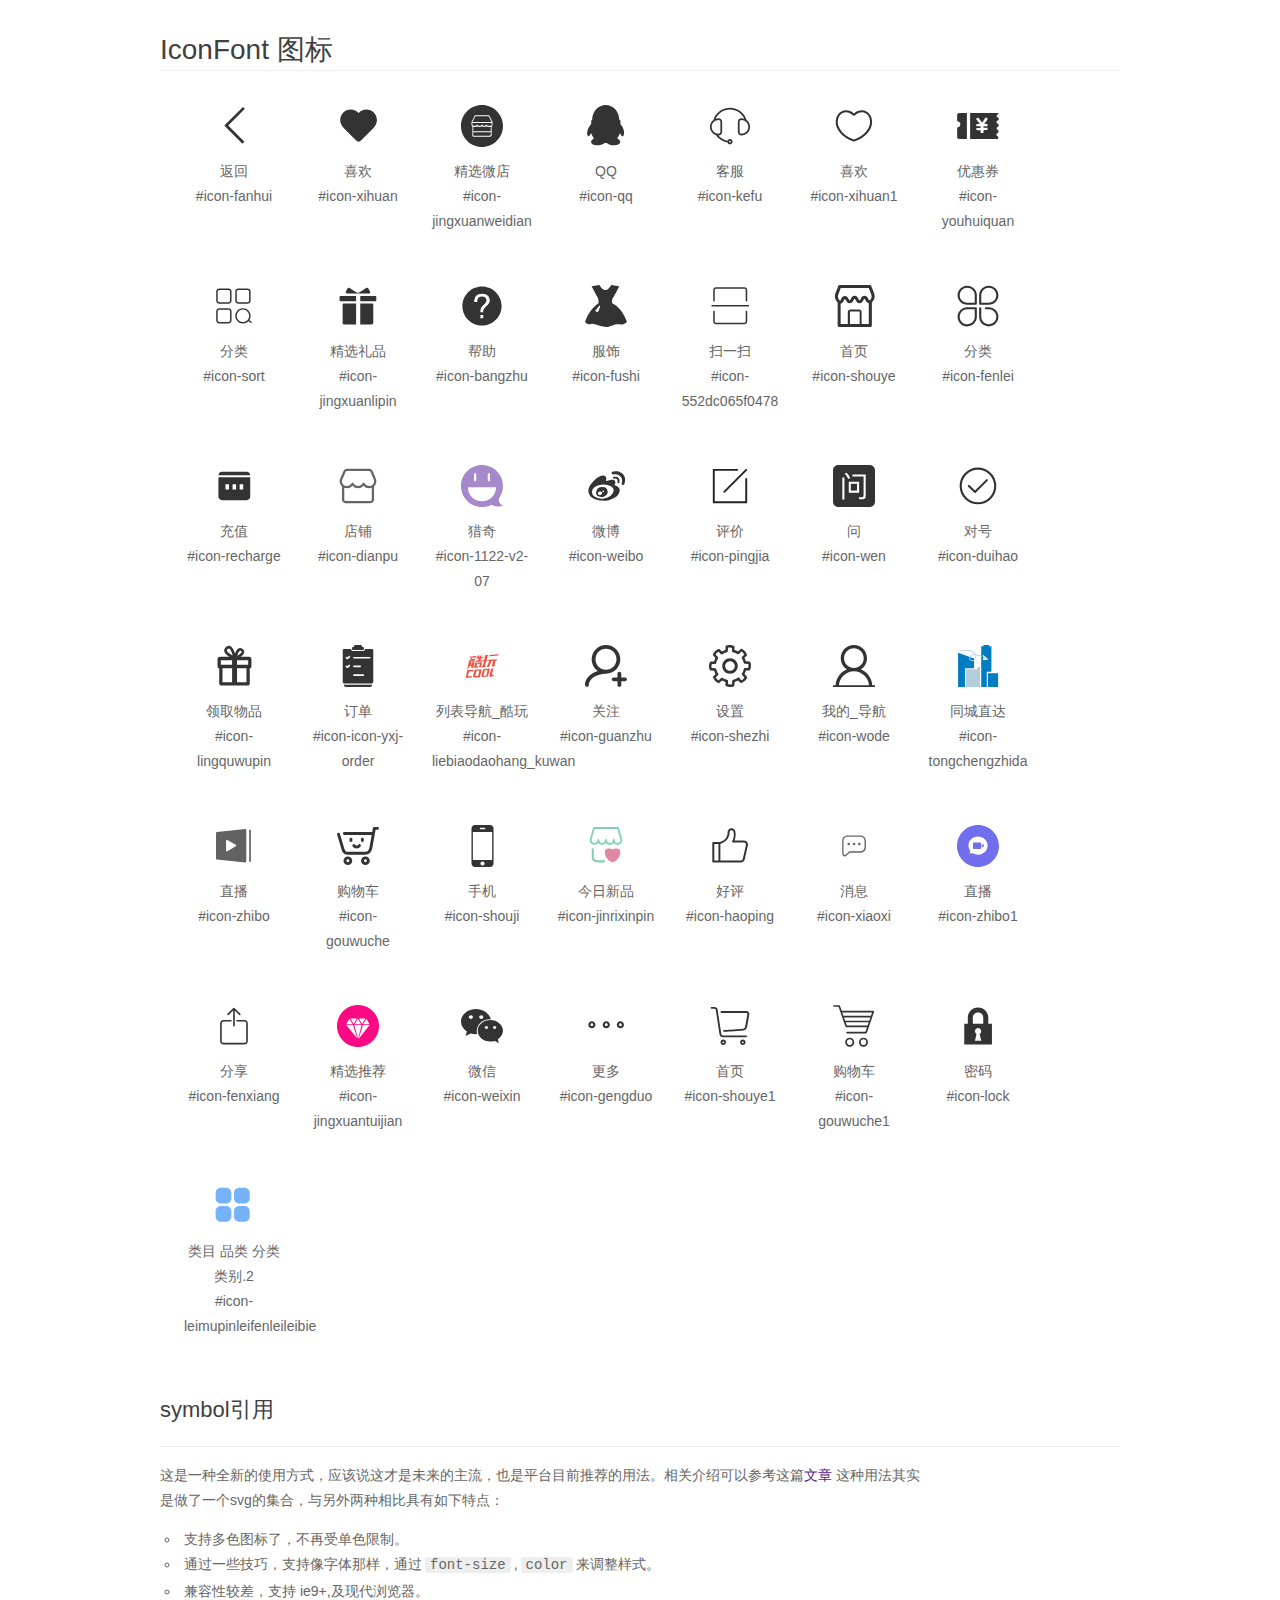
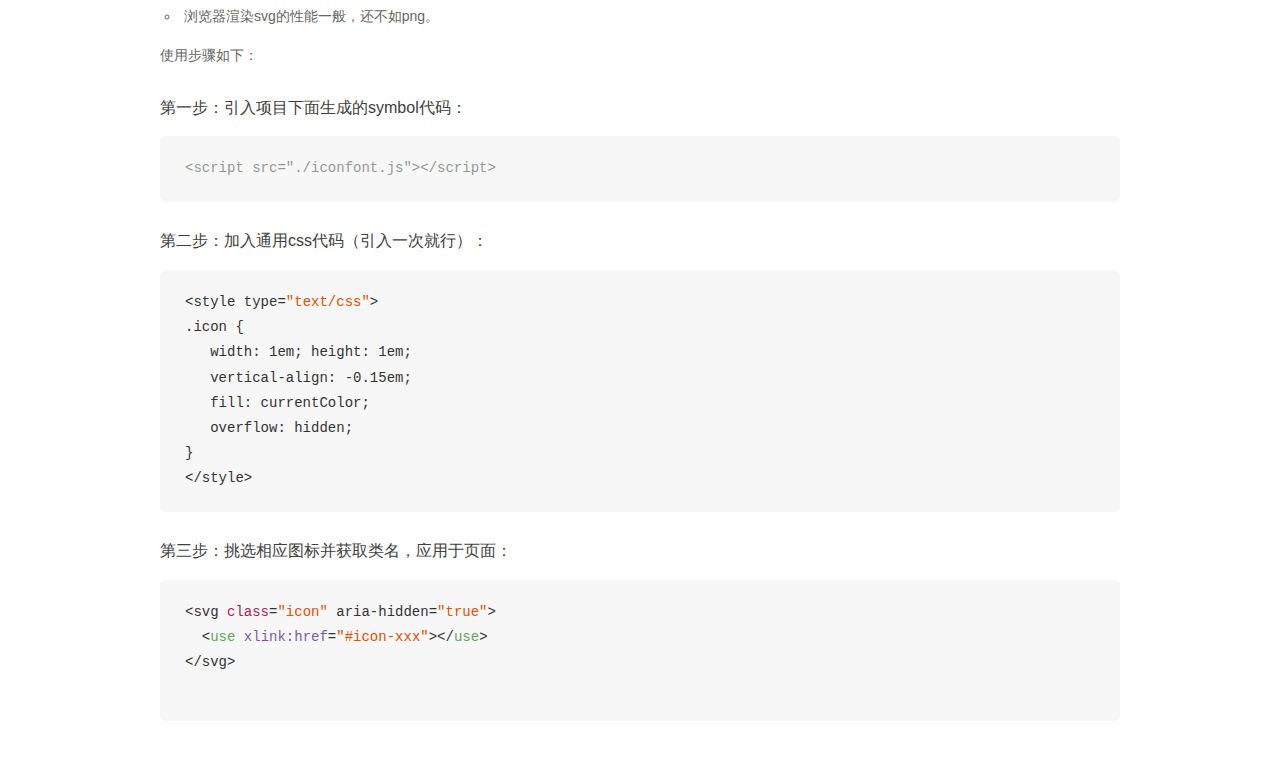
<file: iconfont/demo_symbol.html>
<!DOCTYPE html>
<html>
<head>
    <meta charset="utf-8"/>
    <title>IconFont</title>
    <link rel="stylesheet" href="demo.css">
    <script src="iconfont.js"></script>

    <style type="text/css">
        .icon {
          /* 通过设置 font-size 来改变图标大小 */
          width: 1em; height: 1em;
          /* 图标和文字相邻时，垂直对齐 */
          vertical-align: -0.15em;
          /* 通过设置 color 来改变 SVG 的颜色/fill */
          fill: currentColor;
          /* path 和 stroke 溢出 viewBox 部分在 IE 下会显示
             normalize.css 中也包含这行 */
          overflow: hidden;
        }

    </style>
</head>
<body>
    <div class="main markdown">
        <h1>IconFont 图标</h1>
        <ul class="icon_lists clear">
            
                <li>
                    <svg class="icon" aria-hidden="true">
                        <use xlink:href="#icon-fanhui"></use>
                    </svg>
                    <div class="name">返回</div>
                    <div class="fontclass">#icon-fanhui</div>
                </li>
            
                <li>
                    <svg class="icon" aria-hidden="true">
                        <use xlink:href="#icon-xihuan"></use>
                    </svg>
                    <div class="name">喜欢</div>
                    <div class="fontclass">#icon-xihuan</div>
                </li>
            
                <li>
                    <svg class="icon" aria-hidden="true">
                        <use xlink:href="#icon-jingxuanweidian"></use>
                    </svg>
                    <div class="name">精选微店</div>
                    <div class="fontclass">#icon-jingxuanweidian</div>
                </li>
            
                <li>
                    <svg class="icon" aria-hidden="true">
                        <use xlink:href="#icon-qq"></use>
                    </svg>
                    <div class="name">QQ</div>
                    <div class="fontclass">#icon-qq</div>
                </li>
            
                <li>
                    <svg class="icon" aria-hidden="true">
                        <use xlink:href="#icon-kefu"></use>
                    </svg>
                    <div class="name">客服</div>
                    <div class="fontclass">#icon-kefu</div>
                </li>
            
                <li>
                    <svg class="icon" aria-hidden="true">
                        <use xlink:href="#icon-xihuan1"></use>
                    </svg>
                    <div class="name">喜欢</div>
                    <div class="fontclass">#icon-xihuan1</div>
                </li>
            
                <li>
                    <svg class="icon" aria-hidden="true">
                        <use xlink:href="#icon-youhuiquan"></use>
                    </svg>
                    <div class="name">优惠券</div>
                    <div class="fontclass">#icon-youhuiquan</div>
                </li>
            
                <li>
                    <svg class="icon" aria-hidden="true">
                        <use xlink:href="#icon-sort"></use>
                    </svg>
                    <div class="name">分类</div>
                    <div class="fontclass">#icon-sort</div>
                </li>
            
                <li>
                    <svg class="icon" aria-hidden="true">
                        <use xlink:href="#icon-jingxuanlipin"></use>
                    </svg>
                    <div class="name">精选礼品</div>
                    <div class="fontclass">#icon-jingxuanlipin</div>
                </li>
            
                <li>
                    <svg class="icon" aria-hidden="true">
                        <use xlink:href="#icon-bangzhu"></use>
                    </svg>
                    <div class="name">帮助</div>
                    <div class="fontclass">#icon-bangzhu</div>
                </li>
            
                <li>
                    <svg class="icon" aria-hidden="true">
                        <use xlink:href="#icon-fushi"></use>
                    </svg>
                    <div class="name">服饰</div>
                    <div class="fontclass">#icon-fushi</div>
                </li>
            
                <li>
                    <svg class="icon" aria-hidden="true">
                        <use xlink:href="#icon-552dc065f0478"></use>
                    </svg>
                    <div class="name">扫一扫</div>
                    <div class="fontclass">#icon-552dc065f0478</div>
                </li>
            
                <li>
                    <svg class="icon" aria-hidden="true">
                        <use xlink:href="#icon-shouye"></use>
                    </svg>
                    <div class="name">首页</div>
                    <div class="fontclass">#icon-shouye</div>
                </li>
            
                <li>
                    <svg class="icon" aria-hidden="true">
                        <use xlink:href="#icon-fenlei"></use>
                    </svg>
                    <div class="name">分类</div>
                    <div class="fontclass">#icon-fenlei</div>
                </li>
            
                <li>
                    <svg class="icon" aria-hidden="true">
                        <use xlink:href="#icon-recharge"></use>
                    </svg>
                    <div class="name">充值</div>
                    <div class="fontclass">#icon-recharge</div>
                </li>
            
                <li>
                    <svg class="icon" aria-hidden="true">
                        <use xlink:href="#icon-dianpu"></use>
                    </svg>
                    <div class="name">店铺</div>
                    <div class="fontclass">#icon-dianpu</div>
                </li>
            
                <li>
                    <svg class="icon" aria-hidden="true">
                        <use xlink:href="#icon-1122-v2-07"></use>
                    </svg>
                    <div class="name">猎奇</div>
                    <div class="fontclass">#icon-1122-v2-07</div>
                </li>
            
                <li>
                    <svg class="icon" aria-hidden="true">
                        <use xlink:href="#icon-weibo"></use>
                    </svg>
                    <div class="name">微博</div>
                    <div class="fontclass">#icon-weibo</div>
                </li>
            
                <li>
                    <svg class="icon" aria-hidden="true">
                        <use xlink:href="#icon-pingjia"></use>
                    </svg>
                    <div class="name">评价</div>
                    <div class="fontclass">#icon-pingjia</div>
                </li>
            
                <li>
                    <svg class="icon" aria-hidden="true">
                        <use xlink:href="#icon-wen"></use>
                    </svg>
                    <div class="name">问</div>
                    <div class="fontclass">#icon-wen</div>
                </li>
            
                <li>
                    <svg class="icon" aria-hidden="true">
                        <use xlink:href="#icon-duihao"></use>
                    </svg>
                    <div class="name">对号</div>
                    <div class="fontclass">#icon-duihao</div>
                </li>
            
                <li>
                    <svg class="icon" aria-hidden="true">
                        <use xlink:href="#icon-lingquwupin"></use>
                    </svg>
                    <div class="name">领取物品</div>
                    <div class="fontclass">#icon-lingquwupin</div>
                </li>
            
                <li>
                    <svg class="icon" aria-hidden="true">
                        <use xlink:href="#icon-icon-yxj-order"></use>
                    </svg>
                    <div class="name">订单</div>
                    <div class="fontclass">#icon-icon-yxj-order</div>
                </li>
            
                <li>
                    <svg class="icon" aria-hidden="true">
                        <use xlink:href="#icon-liebiaodaohang_kuwan"></use>
                    </svg>
                    <div class="name">列表导航_酷玩</div>
                    <div class="fontclass">#icon-liebiaodaohang_kuwan</div>
                </li>
            
                <li>
                    <svg class="icon" aria-hidden="true">
                        <use xlink:href="#icon-guanzhu"></use>
                    </svg>
                    <div class="name">关注</div>
                    <div class="fontclass">#icon-guanzhu</div>
                </li>
            
                <li>
                    <svg class="icon" aria-hidden="true">
                        <use xlink:href="#icon-shezhi"></use>
                    </svg>
                    <div class="name">设置</div>
                    <div class="fontclass">#icon-shezhi</div>
                </li>
            
                <li>
                    <svg class="icon" aria-hidden="true">
                        <use xlink:href="#icon-wode"></use>
                    </svg>
                    <div class="name">我的_导航</div>
                    <div class="fontclass">#icon-wode</div>
                </li>
            
                <li>
                    <svg class="icon" aria-hidden="true">
                        <use xlink:href="#icon-tongchengzhida"></use>
                    </svg>
                    <div class="name">同城直达</div>
                    <div class="fontclass">#icon-tongchengzhida</div>
                </li>
            
                <li>
                    <svg class="icon" aria-hidden="true">
                        <use xlink:href="#icon-zhibo"></use>
                    </svg>
                    <div class="name">直播</div>
                    <div class="fontclass">#icon-zhibo</div>
                </li>
            
                <li>
                    <svg class="icon" aria-hidden="true">
                        <use xlink:href="#icon-gouwuche"></use>
                    </svg>
                    <div class="name">购物车</div>
                    <div class="fontclass">#icon-gouwuche</div>
                </li>
            
                <li>
                    <svg class="icon" aria-hidden="true">
                        <use xlink:href="#icon-shouji"></use>
                    </svg>
                    <div class="name">手机</div>
                    <div class="fontclass">#icon-shouji</div>
                </li>
            
                <li>
                    <svg class="icon" aria-hidden="true">
                        <use xlink:href="#icon-jinrixinpin"></use>
                    </svg>
                    <div class="name">今日新品</div>
                    <div class="fontclass">#icon-jinrixinpin</div>
                </li>
            
                <li>
                    <svg class="icon" aria-hidden="true">
                        <use xlink:href="#icon-haoping"></use>
                    </svg>
                    <div class="name">好评</div>
                    <div class="fontclass">#icon-haoping</div>
                </li>
            
                <li>
                    <svg class="icon" aria-hidden="true">
                        <use xlink:href="#icon-xiaoxi"></use>
                    </svg>
                    <div class="name">消息</div>
                    <div class="fontclass">#icon-xiaoxi</div>
                </li>
            
                <li>
                    <svg class="icon" aria-hidden="true">
                        <use xlink:href="#icon-zhibo1"></use>
                    </svg>
                    <div class="name">直播</div>
                    <div class="fontclass">#icon-zhibo1</div>
                </li>
            
                <li>
                    <svg class="icon" aria-hidden="true">
                        <use xlink:href="#icon-fenxiang"></use>
                    </svg>
                    <div class="name">分享</div>
                    <div class="fontclass">#icon-fenxiang</div>
                </li>
            
                <li>
                    <svg class="icon" aria-hidden="true">
                        <use xlink:href="#icon-jingxuantuijian"></use>
                    </svg>
                    <div class="name">精选推荐</div>
                    <div class="fontclass">#icon-jingxuantuijian</div>
                </li>
            
                <li>
                    <svg class="icon" aria-hidden="true">
                        <use xlink:href="#icon-weixin"></use>
                    </svg>
                    <div class="name">微信</div>
                    <div class="fontclass">#icon-weixin</div>
                </li>
            
                <li>
                    <svg class="icon" aria-hidden="true">
                        <use xlink:href="#icon-gengduo"></use>
                    </svg>
                    <div class="name">更多</div>
                    <div class="fontclass">#icon-gengduo</div>
                </li>
            
                <li>
                    <svg class="icon" aria-hidden="true">
                        <use xlink:href="#icon-shouye1"></use>
                    </svg>
                    <div class="name">首页</div>
                    <div class="fontclass">#icon-shouye1</div>
                </li>
            
                <li>
                    <svg class="icon" aria-hidden="true">
                        <use xlink:href="#icon-gouwuche1"></use>
                    </svg>
                    <div class="name">购物车</div>
                    <div class="fontclass">#icon-gouwuche1</div>
                </li>
            
                <li>
                    <svg class="icon" aria-hidden="true">
                        <use xlink:href="#icon-lock"></use>
                    </svg>
                    <div class="name">密码</div>
                    <div class="fontclass">#icon-lock</div>
                </li>
            
                <li>
                    <svg class="icon" aria-hidden="true">
                        <use xlink:href="#icon-leimupinleifenleileibie"></use>
                    </svg>
                    <div class="name">类目 品类 分类 类别.2</div>
                    <div class="fontclass">#icon-leimupinleifenleileibie</div>
                </li>
            
        </ul>


        <h2 id="symbol-">symbol引用</h2>
        <hr>

        <p>这是一种全新的使用方式，应该说这才是未来的主流，也是平台目前推荐的用法。相关介绍可以参考这篇<a href="">文章</a>
        这种用法其实是做了一个svg的集合，与另外两种相比具有如下特点：</p>
        <ul>
          <li>支持多色图标了，不再受单色限制。</li>
          <li>通过一些技巧，支持像字体那样，通过<code>font-size</code>,<code>color</code>来调整样式。</li>
          <li>兼容性较差，支持 ie9+,及现代浏览器。</li>
          <li>浏览器渲染svg的性能一般，还不如png。</li>
        </ul>
        <p>使用步骤如下：</p>
        <h3 id="-symbol-">第一步：引入项目下面生成的symbol代码：</h3>
        <pre><code class="lang-js hljs javascript"><span class="hljs-comment">&lt;script src="./iconfont.js"&gt;&lt;/script&gt;</span></code></pre>
        <h3 id="-css-">第二步：加入通用css代码（引入一次就行）：</h3>
        <pre><code class="lang-js hljs javascript">&lt;style type=<span class="hljs-string">"text/css"</span>&gt;
.icon {
   width: <span class="hljs-number">1</span>em; height: <span class="hljs-number">1</span>em;
   vertical-align: <span class="hljs-number">-0.15</span>em;
   fill: currentColor;
   overflow: hidden;
}
&lt;<span class="hljs-regexp">/style&gt;</span></code></pre>
        <h3 id="-">第三步：挑选相应图标并获取类名，应用于页面：</h3>
        <pre><code class="lang-js hljs javascript">&lt;svg <span class="hljs-class"><span class="hljs-keyword">class</span></span>=<span class="hljs-string">"icon"</span> aria-hidden=<span class="hljs-string">"true"</span>&gt;<span class="xml"><span class="hljs-tag">
  &lt;<span class="hljs-name">use</span> <span class="hljs-attr">xlink:href</span>=<span class="hljs-string">"#icon-xxx"</span>&gt;</span><span class="hljs-tag">&lt;/<span class="hljs-name">use</span>&gt;</span>
</span>&lt;<span class="hljs-regexp">/svg&gt;
        </span></code></pre>
    </div>
</body>
</html>
</file>
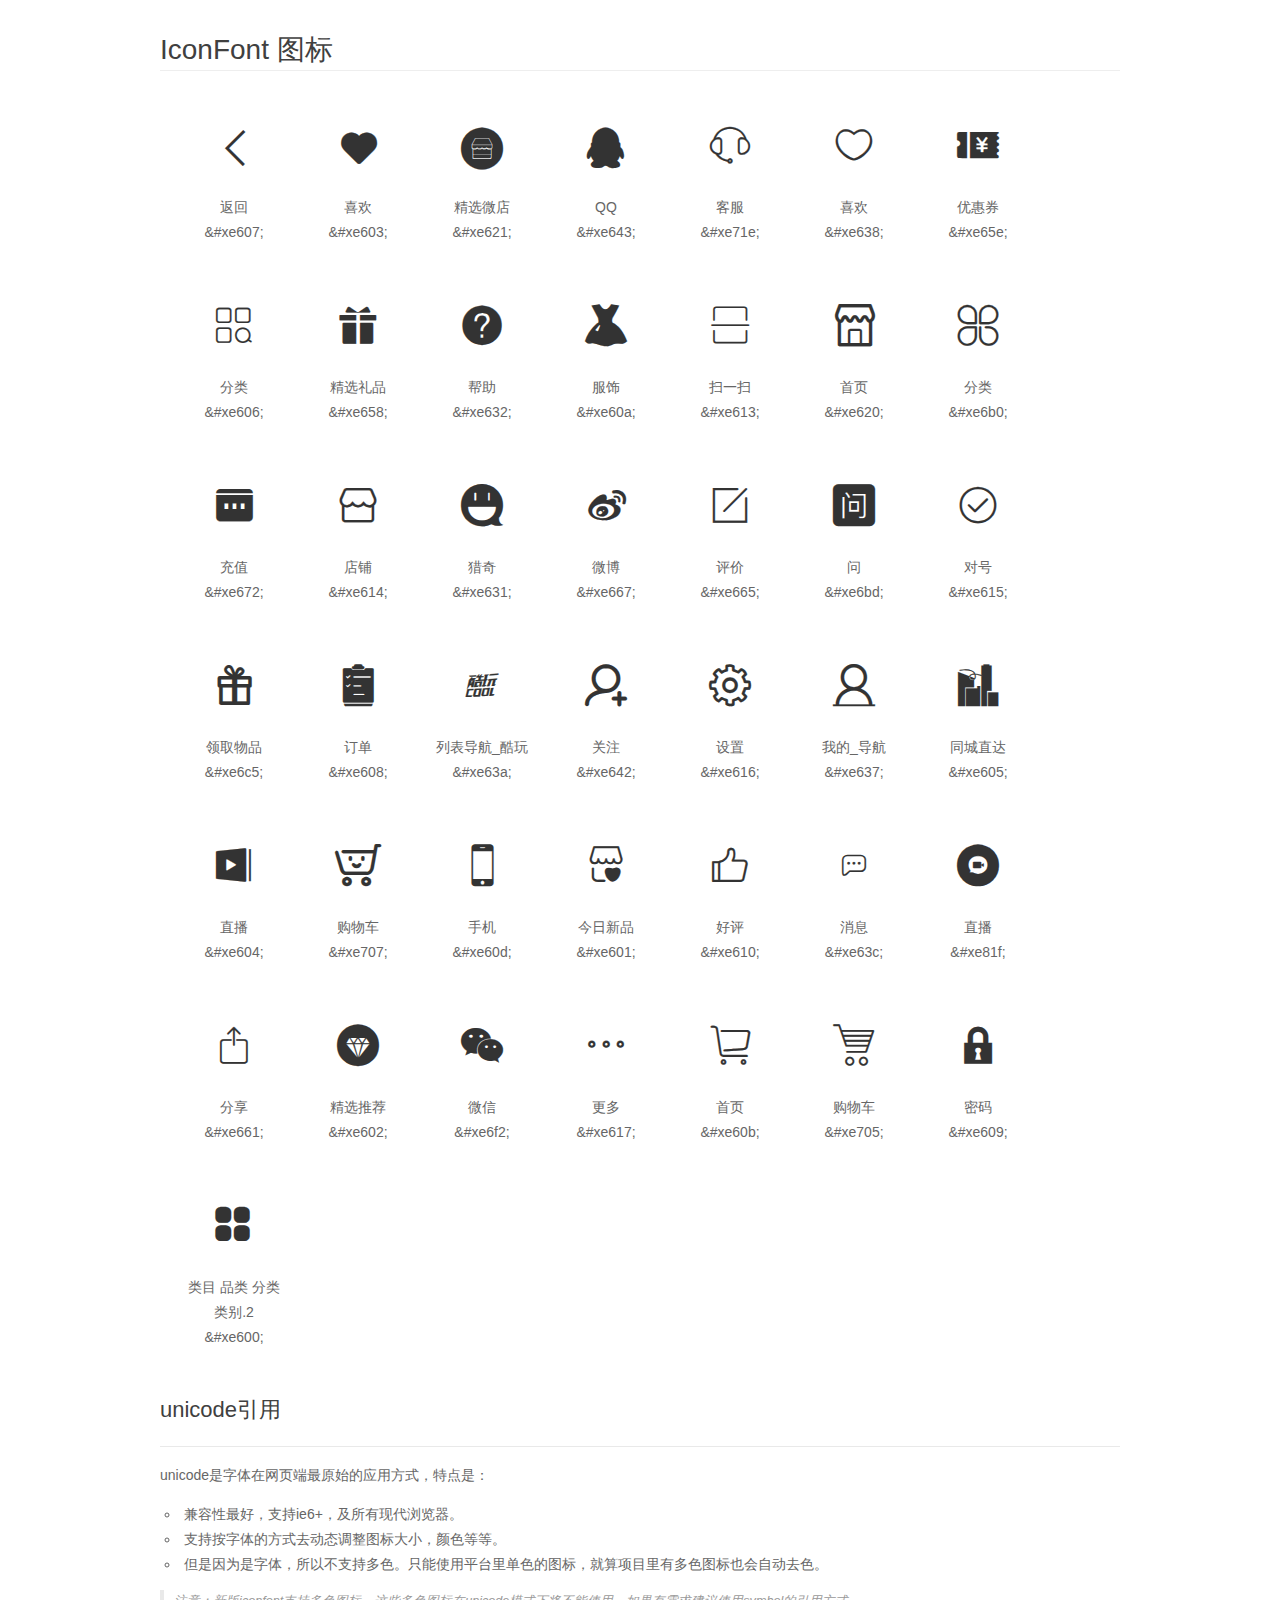
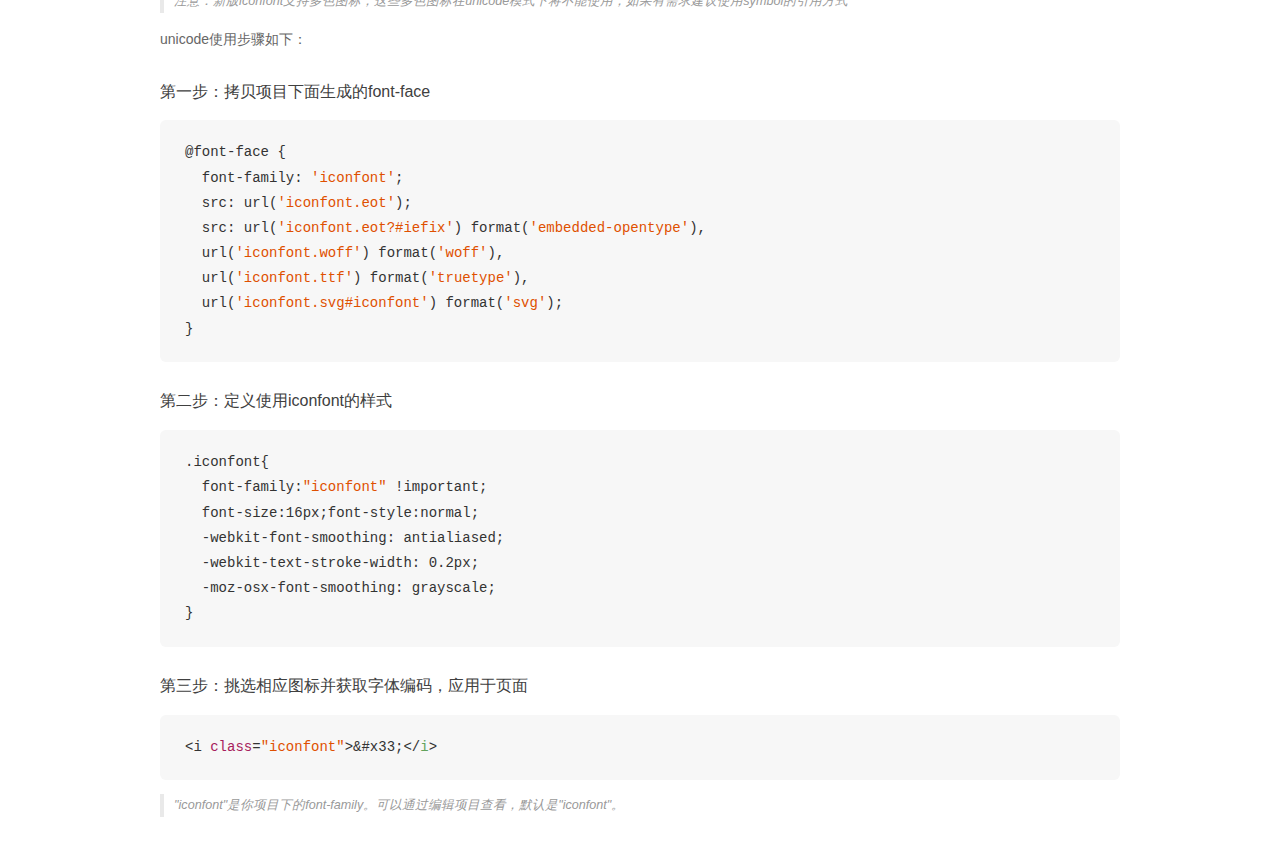
<file: iconfont/demo_unicode.html>
<!DOCTYPE html>
<html>
<head>
    <meta charset="utf-8"/>
    <title>IconFont</title>
    <link rel="stylesheet" href="demo.css">

    <style type="text/css">

        @font-face {font-family: "iconfont";
          src: url('iconfont.eot'); /* IE9*/
          src: url('iconfont.eot#iefix') format('embedded-opentype'), /* IE6-IE8 */
          url('iconfont.woff') format('woff'), /* chrome, firefox */
          url('iconfont.ttf') format('truetype'), /* chrome, firefox, opera, Safari, Android, iOS 4.2+*/
          url('iconfont.svg#iconfont') format('svg'); /* iOS 4.1- */
        }

        .iconfont {
          font-family:"iconfont" !important;
          font-size:16px;
          font-style:normal;
          -webkit-font-smoothing: antialiased;
          -webkit-text-stroke-width: 0.2px;
          -moz-osx-font-smoothing: grayscale;
        }

    </style>
</head>
<body>
    <div class="main markdown">
        <h1>IconFont 图标</h1>
        <ul class="icon_lists clear">
            
                <li>
                <i class="icon iconfont">&#xe607;</i>
                    <div class="name">返回</div>
                    <div class="code">&amp;#xe607;</div>
                </li>
            
                <li>
                <i class="icon iconfont">&#xe603;</i>
                    <div class="name">喜欢</div>
                    <div class="code">&amp;#xe603;</div>
                </li>
            
                <li>
                <i class="icon iconfont">&#xe621;</i>
                    <div class="name">精选微店</div>
                    <div class="code">&amp;#xe621;</div>
                </li>
            
                <li>
                <i class="icon iconfont">&#xe643;</i>
                    <div class="name">QQ</div>
                    <div class="code">&amp;#xe643;</div>
                </li>
            
                <li>
                <i class="icon iconfont">&#xe71e;</i>
                    <div class="name">客服</div>
                    <div class="code">&amp;#xe71e;</div>
                </li>
            
                <li>
                <i class="icon iconfont">&#xe638;</i>
                    <div class="name">喜欢</div>
                    <div class="code">&amp;#xe638;</div>
                </li>
            
                <li>
                <i class="icon iconfont">&#xe65e;</i>
                    <div class="name">优惠券</div>
                    <div class="code">&amp;#xe65e;</div>
                </li>
            
                <li>
                <i class="icon iconfont">&#xe606;</i>
                    <div class="name">分类</div>
                    <div class="code">&amp;#xe606;</div>
                </li>
            
                <li>
                <i class="icon iconfont">&#xe658;</i>
                    <div class="name">精选礼品</div>
                    <div class="code">&amp;#xe658;</div>
                </li>
            
                <li>
                <i class="icon iconfont">&#xe632;</i>
                    <div class="name">帮助</div>
                    <div class="code">&amp;#xe632;</div>
                </li>
            
                <li>
                <i class="icon iconfont">&#xe60a;</i>
                    <div class="name">服饰</div>
                    <div class="code">&amp;#xe60a;</div>
                </li>
            
                <li>
                <i class="icon iconfont">&#xe613;</i>
                    <div class="name">扫一扫</div>
                    <div class="code">&amp;#xe613;</div>
                </li>
            
                <li>
                <i class="icon iconfont">&#xe620;</i>
                    <div class="name">首页</div>
                    <div class="code">&amp;#xe620;</div>
                </li>
            
                <li>
                <i class="icon iconfont">&#xe6b0;</i>
                    <div class="name">分类</div>
                    <div class="code">&amp;#xe6b0;</div>
                </li>
            
                <li>
                <i class="icon iconfont">&#xe672;</i>
                    <div class="name">充值</div>
                    <div class="code">&amp;#xe672;</div>
                </li>
            
                <li>
                <i class="icon iconfont">&#xe614;</i>
                    <div class="name">店铺</div>
                    <div class="code">&amp;#xe614;</div>
                </li>
            
                <li>
                <i class="icon iconfont">&#xe631;</i>
                    <div class="name">猎奇</div>
                    <div class="code">&amp;#xe631;</div>
                </li>
            
                <li>
                <i class="icon iconfont">&#xe667;</i>
                    <div class="name">微博</div>
                    <div class="code">&amp;#xe667;</div>
                </li>
            
                <li>
                <i class="icon iconfont">&#xe665;</i>
                    <div class="name">评价</div>
                    <div class="code">&amp;#xe665;</div>
                </li>
            
                <li>
                <i class="icon iconfont">&#xe6bd;</i>
                    <div class="name">问</div>
                    <div class="code">&amp;#xe6bd;</div>
                </li>
            
                <li>
                <i class="icon iconfont">&#xe615;</i>
                    <div class="name">对号</div>
                    <div class="code">&amp;#xe615;</div>
                </li>
            
                <li>
                <i class="icon iconfont">&#xe6c5;</i>
                    <div class="name">领取物品</div>
                    <div class="code">&amp;#xe6c5;</div>
                </li>
            
                <li>
                <i class="icon iconfont">&#xe608;</i>
                    <div class="name">订单</div>
                    <div class="code">&amp;#xe608;</div>
                </li>
            
                <li>
                <i class="icon iconfont">&#xe63a;</i>
                    <div class="name">列表导航_酷玩</div>
                    <div class="code">&amp;#xe63a;</div>
                </li>
            
                <li>
                <i class="icon iconfont">&#xe642;</i>
                    <div class="name">关注</div>
                    <div class="code">&amp;#xe642;</div>
                </li>
            
                <li>
                <i class="icon iconfont">&#xe616;</i>
                    <div class="name">设置</div>
                    <div class="code">&amp;#xe616;</div>
                </li>
            
                <li>
                <i class="icon iconfont">&#xe637;</i>
                    <div class="name">我的_导航</div>
                    <div class="code">&amp;#xe637;</div>
                </li>
            
                <li>
                <i class="icon iconfont">&#xe605;</i>
                    <div class="name">同城直达</div>
                    <div class="code">&amp;#xe605;</div>
                </li>
            
                <li>
                <i class="icon iconfont">&#xe604;</i>
                    <div class="name">直播</div>
                    <div class="code">&amp;#xe604;</div>
                </li>
            
                <li>
                <i class="icon iconfont">&#xe707;</i>
                    <div class="name">购物车</div>
                    <div class="code">&amp;#xe707;</div>
                </li>
            
                <li>
                <i class="icon iconfont">&#xe60d;</i>
                    <div class="name">手机</div>
                    <div class="code">&amp;#xe60d;</div>
                </li>
            
                <li>
                <i class="icon iconfont">&#xe601;</i>
                    <div class="name">今日新品</div>
                    <div class="code">&amp;#xe601;</div>
                </li>
            
                <li>
                <i class="icon iconfont">&#xe610;</i>
                    <div class="name">好评</div>
                    <div class="code">&amp;#xe610;</div>
                </li>
            
                <li>
                <i class="icon iconfont">&#xe63c;</i>
                    <div class="name">消息</div>
                    <div class="code">&amp;#xe63c;</div>
                </li>
            
                <li>
                <i class="icon iconfont">&#xe81f;</i>
                    <div class="name">直播</div>
                    <div class="code">&amp;#xe81f;</div>
                </li>
            
                <li>
                <i class="icon iconfont">&#xe661;</i>
                    <div class="name">分享</div>
                    <div class="code">&amp;#xe661;</div>
                </li>
            
                <li>
                <i class="icon iconfont">&#xe602;</i>
                    <div class="name">精选推荐</div>
                    <div class="code">&amp;#xe602;</div>
                </li>
            
                <li>
                <i class="icon iconfont">&#xe6f2;</i>
                    <div class="name">微信</div>
                    <div class="code">&amp;#xe6f2;</div>
                </li>
            
                <li>
                <i class="icon iconfont">&#xe617;</i>
                    <div class="name">更多</div>
                    <div class="code">&amp;#xe617;</div>
                </li>
            
                <li>
                <i class="icon iconfont">&#xe60b;</i>
                    <div class="name">首页</div>
                    <div class="code">&amp;#xe60b;</div>
                </li>
            
                <li>
                <i class="icon iconfont">&#xe705;</i>
                    <div class="name">购物车</div>
                    <div class="code">&amp;#xe705;</div>
                </li>
            
                <li>
                <i class="icon iconfont">&#xe609;</i>
                    <div class="name">密码</div>
                    <div class="code">&amp;#xe609;</div>
                </li>
            
                <li>
                <i class="icon iconfont">&#xe600;</i>
                    <div class="name">类目 品类 分类 类别.2</div>
                    <div class="code">&amp;#xe600;</div>
                </li>
            
        </ul>
        <h2 id="unicode-">unicode引用</h2>
        <hr>

        <p>unicode是字体在网页端最原始的应用方式，特点是：</p>
        <ul>
        <li>兼容性最好，支持ie6+，及所有现代浏览器。</li>
        <li>支持按字体的方式去动态调整图标大小，颜色等等。</li>
        <li>但是因为是字体，所以不支持多色。只能使用平台里单色的图标，就算项目里有多色图标也会自动去色。</li>
        </ul>
        <blockquote>
        <p>注意：新版iconfont支持多色图标，这些多色图标在unicode模式下将不能使用，如果有需求建议使用symbol的引用方式</p>
        </blockquote>
        <p>unicode使用步骤如下：</p>
        <h3 id="-font-face">第一步：拷贝项目下面生成的font-face</h3>
        <pre><code class="lang-js hljs javascript">@font-face {
  font-family: <span class="hljs-string">'iconfont'</span>;
  src: url(<span class="hljs-string">'iconfont.eot'</span>);
  src: url(<span class="hljs-string">'iconfont.eot?#iefix'</span>) format(<span class="hljs-string">'embedded-opentype'</span>),
  url(<span class="hljs-string">'iconfont.woff'</span>) format(<span class="hljs-string">'woff'</span>),
  url(<span class="hljs-string">'iconfont.ttf'</span>) format(<span class="hljs-string">'truetype'</span>),
  url(<span class="hljs-string">'iconfont.svg#iconfont'</span>) format(<span class="hljs-string">'svg'</span>);
}
</code></pre>
        <h3 id="-iconfont-">第二步：定义使用iconfont的样式</h3>
        <pre><code class="lang-js hljs javascript">.iconfont{
  font-family:<span class="hljs-string">"iconfont"</span> !important;
  font-size:<span class="hljs-number">16</span>px;font-style:normal;
  -webkit-font-smoothing: antialiased;
  -webkit-text-stroke-width: <span class="hljs-number">0.2</span>px;
  -moz-osx-font-smoothing: grayscale;
}
</code></pre>
        <h3 id="-">第三步：挑选相应图标并获取字体编码，应用于页面</h3>
        <pre><code class="lang-js hljs javascript">&lt;i <span class="hljs-class"><span class="hljs-keyword">class</span></span>=<span class="hljs-string">"iconfont"</span>&gt;&amp;#x33;<span class="xml"><span class="hljs-tag">&lt;/<span class="hljs-name">i</span>&gt;</span></span></code></pre>

        <blockquote>
        <p>"iconfont"是你项目下的font-family。可以通过编辑项目查看，默认是"iconfont"。</p>
        </blockquote>
    </div>


</body>
</html>
</file>
<file: css/index.css>
/*
* @Author: Administrator
* @Date:   2017-10-13 10:16:07
* @Last Modified by:   Administrator
* @Last Modified time: 2017-10-18 11:26:13
*/
@import url('base.css');
/* 上背景开始 */
.shang{
	width: 100%;
	height: 3.2rem;
	background: #FA2B5C;
	position: relative;
	background: url('../img/gw2.jpg') no-repeat center center;
	background-size: 100% 3.2rem;
}
.yuan{
	width: 1.5rem;
	height: 1.5rem;
	background: #fff;
	border-radius: 50%;
	position: absolute;
	bottom: -1rem;
	left: 40%;
}

/* 上背景结束 */
/* 输入开始 */
.shouji-bj{
	width: 100%;
	height: 4rem;
	margin-top: 1rem;
	display: flex;
	padding: 0 0.3rem;
	flex-wrap: wrap;
	justify-content: flex-end;

}
.shuru-shj{
    width: 100%;
    height: 1rem;
    background: #f5f5f5;
    display: flex;

}
.sj-icon{
	width: 20%;
	height: 100%;
	background: #f5f5f5;
	border-right:1px solid #ccc5c7; 
}
.icon{
	font-family:"iconfont";
	font-style:normal;
	width: 100%;
	font-size: 0.7rem;
	color: #FA2B5C;
	float: left;
	line-height:1rem; 
	text-align:center;
}
.shuru-shj input{
	width: 80%;
	height: 100%;
	background: #f5f5f5;
	border: 0;
	padding-left: 3%;
}
.shuru-yanzheng{
    width: 100%;
    height: 1rem;
    display: flex;

}
.shuru-yanzheng input{
	width: 50%;
	height: 100%;
	background: #f5f5f5;
	border: 0;
	padding-left: 3%;
}


.huoqu{
	display: block;
	width: 30%;
	height: 100%;
	background: #FA2B5C;
	font-size:0.28rem;
    color: #fff;
    line-height: 1rem;
    font-size:0.3rem;
    color: #fff;
    line-height: 1rem;
    text-align: center;
}



.denglu{
	display: block;
	width: 100%;
	height: 1rem;
    background: #FA2B5C;
    display: flex; 
    font-size:0.3rem;
    color: #fff;
    line-height: 1rem;
    justify-content: center;
}
.zi-box{
	width: 100%;
     display: flex;
    justify-content: space-between;
}
.zi-box a{
	font-size:0.24rem;
    color:#FA2B5C;
    line-height: 0.24rem;

}
/* 输入结束 */
/* 其他开始 */
.qita-bj{
	width: 100%;
	height: 0.24rem;
	display: flex;
	justify-content: space-between;
	align-items: center;
	padding: 0 0.3rem;
	margin-top: 0.5rem;
}
.xian{
	width:20%;
	height: 1px;
	background: #ccc5c7; 
}
.qita-zi{
	font-size: 0.24rem;
	color: #ccc5c7;
    line-height: 0.24rem;
}
/* 其他结束 */


.wx-bj{
	width: 100%;
	height: 1rem;
	margin-top: 0.5rem;
	display: flex;
	justify-content: space-between;
	padding: 0 0.6rem;
}
.icon2{
	font-family:"iconfont";
	font-style:normal;
	font-size: 0.6rem;
	color: #666666;
	line-height: 1rem;
}
</file>
<file: iconfont/iconfont.css>
@font-face {font-family: "iconfont";
  src: url('iconfont.eot?t=1508115287659'); /* IE9*/
  src: url('iconfont.eot?t=1508115287659#iefix') format('embedded-opentype'), /* IE6-IE8 */
  url('[data-uri]') format('woff'),
  url('iconfont.ttf?t=1508115287659') format('truetype'), /* chrome, firefox, opera, Safari, Android, iOS 4.2+*/
  url('iconfont.svg?t=1508115287659#iconfont') format('svg'); /* iOS 4.1- */
}

.iconfont {
  font-family:"iconfont" !important;
  font-size:16px;
  font-style:normal;
  -webkit-font-smoothing: antialiased;
  -moz-osx-font-smoothing: grayscale;
}

.icon-fanhui:before { content: "\e607"; }

.icon-xihuan:before { content: "\e603"; }

.icon-jingxuanweidian:before { content: "\e621"; }

.icon-qq:before { content: "\e643"; }

.icon-kefu:before { content: "\e71e"; }

.icon-xihuan1:before { content: "\e638"; }

.icon-youhuiquan:before { content: "\e65e"; }

.icon-sort:before { content: "\e606"; }

.icon-jingxuanlipin:before { content: "\e658"; }

.icon-bangzhu:before { content: "\e632"; }

.icon-fushi:before { content: "\e60a"; }

.icon-552dc065f0478:before { content: "\e613"; }

.icon-shouye:before { content: "\e620"; }

.icon-fenlei:before { content: "\e6b0"; }

.icon-recharge:before { content: "\e672"; }

.icon-dianpu:before { content: "\e614"; }

.icon-1122-v2-07:before { content: "\e631"; }

.icon-weibo:before { content: "\e667"; }

.icon-pingjia:before { content: "\e665"; }

.icon-wen:before { content: "\e6bd"; }

.icon-duihao:before { content: "\e615"; }

.icon-lingquwupin:before { content: "\e6c5"; }

.icon-icon-yxj-order:before { content: "\e608"; }

.icon-liebiaodaohang_kuwan:before { content: "\e63a"; }

.icon-guanzhu:before { content: "\e642"; }

.icon-shezhi:before { content: "\e616"; }

.icon-wode:before { content: "\e637"; }

.icon-tongchengzhida:before { content: "\e605"; }

.icon-zhibo:before { content: "\e604"; }

.icon-gouwuche:before { content: "\e707"; }

.icon-shouji:before { content: "\e60d"; }

.icon-jinrixinpin:before { content: "\e601"; }

.icon-haoping:before { content: "\e610"; }

.icon-xiaoxi:before { content: "\e63c"; }

.icon-zhibo1:before { content: "\e81f"; }

.icon-fenxiang:before { content: "\e661"; }

.icon-jingxuantuijian:before { content: "\e602"; }

.icon-weixin:before { content: "\e6f2"; }

.icon-gengduo:before { content: "\e617"; }

.icon-shouye1:before { content: "\e60b"; }

.icon-gouwuche1:before { content: "\e705"; }

.icon-lock:before { content: "\e609"; }

.icon-leimupinleifenleileibie:before { content: "\e600"; }
</file>
<file: css/fenlie.css>
/*
* @Author: Administrator
* @Date:   2017-10-13 10:14:58
* @Last Modified by:   Administrator
* @Last Modified time: 2017-10-21 11:40:40
*/
@import url('base.css');
/* 顶框开始 */
header{
	width: 100%;
	height: 0.88rem;
	background:#FA2B5C;
	display: flex;
    justify-content: space-between;
    padding: 0.1rem 0.4rem;
    position: fixed;
    top: 0;
    left: 0;
    z-index: 999;
}
.hd-left{
	width: 0.4rem;
	height: 0.35rem;
	margin-top: 0.11rem;
	
}
.hd-icon1{
	font-family:"iconfont";
	width: 0.4rem;
 	height: 0.35rem;
	font-size: 0.35rem;
	color: #fff;
	font-style:normal;
	float: left;
	line-height:0.35rem; 
}
.hd-ml{
	width: 3.8rem;
	height: 0.66rem;
	border-radius: 0.05rem;
}
.hd-ml input{
    width: 3.78rem;
	height: 0.64rem;
	border-radius: 0.05rem;
	border: 1px solid #f0f0f0;
	background: #fff;
	padding-left: 0.1rem;
	float: left;
}
.hd-rt{
	width: 0.4rem;
	height: 0.35rem;
	margin-top: 0.11rem;
}
.icon-xiaoxi{
	font-size: 0.65rem;
}

/* 顶框结束 */


/* 全部分类开始 */
.dingdan{
	display: block;
	width: 100%;
	height:0.8rem;
    display: flex;
	justify-content: space-between;
    padding:0 0.3rem; 
    margin-top: 0.88rem;
}

.dd-zi1{
	font-size: 0.26rem;
	color: #333333;
	line-height: 0.8rem;
}
/* 全部分类结束 */
/* 列表开始 */
.liebiao{
	width: 100%;
	height: 2.5rem;
	display: flex;
	justify-content: space-between;
	padding: 0 0.3rem;
}
.lieb-dange{
	width: 33%;
	height: 100%;
	display: flex;
	align-content: space-between;
	justify-content: center;
	flex-wrap: wrap;
	padding-top: 0.3rem;
}
.lb-zhp{
	display: block;
	width: 1.3rem;
    height: 1.3rem;
    border-radius: 50%;
}
.lb-zhp img{
	width: 1.3rem;
    height: 1.3rem;
    border-radius: 50%;
    float : left;
}

.lb-zi1{
	display: block;
	width:100%;
    height: 0.5rem;
    font-size: 0.26rem;
    color: #333333;
    text-align: center;
}
.lb-zi2{
    width: 100%;
    height: 0.3rem;
    font-size: 0.24rem;
    color: #999999;
    text-align: center;
}
.kong{
	width: 100%;
	height: 60px
}

/* 列表结束 */

/* 底部定位开始 */
.dw{
	width: 100%;
	height: 0.9rem;
	background: #fff;
	display: flex;
	justify-content: space-between;
	padding: 0 0.3rem;
	position:fixed;
	bottom:0;
	left: 0;
	right: 0;
	z-index: 999;
	box-shadow: 0px -10px 40px 1px rgba(0, 0, 0, 0.1); 
}
.dw-xiaobox{
	width: 0.9rem;
	height:0.9rem;
	
}
.dw-xiaobox:nth-child(3){
	width: 1rem;
}
.dw-xiaobox a{
	display: block;
	width: 0.9rem;
	height:0.9rem;
	display: flex;
	flex-wrap: wrap;
	align-content: space-between;
	justify-content: center;
	padding-bottom: 0.04rem
}
.dw-icon{
	font-family:"iconfont";
	font-style:normal;
	width: 0.64rem;
	height:  0.34rem;
	font-size: 0.34rem;
	color: #333;
	line-height: 0.64rem;
	text-align: center;
}
.icon-fenlei{
	font-size: 0.36rem;
}
.dw-zi{
	width: 100%;
	margin-top: 0.12rem;
     font-size: 0.2rem;
     color: #333;
     text-align: center;

}
.zi-bian,.icon-bian{
	color: #FA2B5C;
}
</file>
<file: css/gouwuche.css>
/*
* @Author: Administrator
* @Date:   2017-10-13 10:16:07
* @Last Modified by:   Administrator
* @Last Modified time: 2017-10-21 13:27:12
*/
@import url('base.css');
/* 头部开始 */
header{
	width: 100%;
	height: 0.88rem;
	background:#FA2B5C;
	display: flex;
    justify-content: space-between;
    padding: 0 0.4rem;
     position: fixed;
    top: 0;
    left: 0;
    z-index: 999;
}
.hd-left{
	width: 30%;
	height: 0.35rem;
	margin-top: 0.11rem;
	
}

.hd-ml{
	width: 3.8rem;
	height: 0.66rem;
	border-radius: 0.05rem;
	font-size: 0.28rem;
	color: #fff;
	text-align: center;
	line-height: 0.88rem;
}

.hd-rt{
	width: 30%;
	height: 0.35rem;
	display: flex;
	justify-content: space-between;
}
.hd-bianji{
	display: block;
    font-size: 0.26rem;
    color: #fff;
	text-align: center;
	line-height: 0.88rem;

}

.hd-icon1{
	font-family:"iconfont";
	width: 0.4rem;
 	height: 0.35rem;
	font-size: 0.65rem;
	color: #fff;
	font-style:normal;
	float: left;
	line-height:0.88rem; 
}

/* 头部结束 */
/* 背景 */
.bj{
	width: 100%;
	height: 0.2rem;
	background: #f0f0f0;
	display: flex;
}
.bj1{
	width: 100%;
	height: 1.08rem;
	background: #f0f0f0;
	display: flex;
	float: left;
}
/* 背景结束 */
/* <!-- 购物车上开始 --> */
.gwc-shang{
	width: 100%;
	height: 0.6rem;
	display: flex;
	padding: 0 0.3rem;
	justify-content: space-between;
    align-items: center;
    border-bottom:0.01rem solid #f0f0f0; 
}

.quan{
	width: 0.3rem;
	height: 0.3rem;
	border: 0.08rem solid #f0f0f0;
	border-radius: 50%;
}
.gwc-zhaopian{
	display: block;
	width: 0.4rem;
	height: 0.4rem;
	border: blue;
	border-radius: 50%;
}
.gwc-zhaopian img{
	float: left;
	width: 0.4rem;
    height: 0.4rem;
	border-radius: 50%;
}
.gwc-zi{
	display: block;
	width: 85%;
	height:100%; 
	font-size: 0.26rem;
	color: #333333;
	line-height: 0.6rem;
}
/* <!-- 购物车上结束 --> */

/* <!-- 购物车下开始 --> */
.gwc-xia{
	width: 100%;
	height: 1.5rem;
	padding: 0 0.3rem;
	display: flex;
	justify-content: space-between;
    align-items: center;
}
.gwc-x-tup{
	display: block;
	width: 1.2rem;
	height: 1.2rem;
}
.gwc-x-tup img{
	width: 1.2rem;
	height: 1.2rem;
    float:left; 
}
.gwc-x-zi{
     width: 70%;
     height:80%;
     display: flex;
     align-content: space-between;
     flex-wrap: wrap;
}
.gwc-x-zi1{
	display: block;
    width: 100%;
    height:30%;
    font-size: 0.24rem;
    color: #333333;
    line-height: 0.24rem; 
}
.gwc-x-zi2{
	width: 100%;
    height:30%;
    font-size: 0.24rem;
    color: #6a6a6a;
    line-height: 0.24rem; 
}
.zi3{
   display: flex;
   justify-content: flex-end;
}


/* <!-- 购物车下结束 --> */
/* 猜你喜欢开始 */
.yx-sh{
	width: 100%;
	height: 0.62rem;
	background: #f0f0f0;
	float: left;	
}
.yx-sh-box{
	width: 3.2rem;
	height: 100%;
	float: left;
	margin-left: 1.6rem;
	display: flex;
	justify-content: space-between;
	padding-top: 0.16rem;
}
.xian-left{
	width: 0.68rem;
	height: 0.02rem;
	background: #606060;
	margin-top: 0.16rem;
}
.yx-tubiao{
	width: 0.24rem;
	height: 0.3rem;
}
.yx-icon{
	font-family:"iconfont";
	width: 0.24rem;
 	height: 0.3rem;
	font-size: 0.3rem;
	color: #333333;
	font-style:normal;
	float: left;
	line-height:0.3rem;  
	margin-top: 0.06rem;
}
.yx-text{
	font-size: 0.26rem;
	color: #333333;
}
.xian-right{
	width: 0.68rem;
	height: 0.02rem;
	background: #606060;
	margin-top: 0.16rem;
}

/* 猜你喜欢下 */
.cn-xia{
	width: 100%;
	height: 5rem;
	float: left;
	display: flex;
	flex-wrap: wrap;
	justify-content: space-between;


}
.cn-xiaobox{
	width: 50%;
	height: 100%;
	background: #ffffff;
	border-right: 0.02rem solid #f0f0f0;
	padding-bottom: 0.1rem;
	display: flex;
	flex-wrap: wrap;
	justify-content: center;
}
.cn-tu{
	width: 3.18rem;
	height: 3.18rem;
}
.cn-tu img{
	width: 3.18rem;
	height: 3.18rem;
	float: left;
}
.cn-zi1{
    display: block;
	width: 85%;
	margin-top: 0.14rem;
	padding-left:0.17rem ;
	font-size: 0.24rem;
	color: #666666;
}
.cn-zi3{
	font-size: 0.24rem;
    color: #dd2727;
    line-height: 0.24rem;
    margin-top: 0.1rem;
}
/* 底部开始 */
.dibu-sh{
	width: 100%;
	height: 1.6rem;
	background: #f0f0f0;
	float: left;
    font-size: 0.24rem;
	color: #666666;
	text-align: center;
	line-height: 0.8rem;
}


.dibu-lieb{
	width: 6.15rem;
	height: 0.24rem;
	float: left;
	margin-left: 0.25rem;
	margin-top: 0.42rem;
}


.dibu-zi1 {
	font-size: 0.22rem;
	color:#999999 ;
	line-height:0.24rem; 
	padding: 0 0.35rem;
	border-right: 0.01rem solid #999999;
	float: left;
	list-style: none;
}
.dibu-zi1:last-child{
border-right: 0
}
.dibu-zi2{
	font-size: 0.24rem;
	color: #cccccc;
	float: left;
	margin-left:1.36rem;
	margin-top: 0.66rem; 
}
/* 底部定位开始 */
.dw{
	width: 100%;
	height: 0.9rem;
	background: #fff;
	display: flex;
	justify-content: space-between;
	padding: 0 0.3rem;
	position:fixed;
	bottom:0;
	left: 0;
	right: 0;
	z-index: 999;
	box-shadow: 0px -10px 40px 1px rgba(0, 0, 0, 0.1); 
}
.dw-xiaobox{
	width: 0.9rem;
	height:0.9rem;
	
}
.dw-xiaobox:nth-child(3){
	width: 1rem;
}
.dw-xiaobox a{
	display: block;
	width: 0.9rem;
	height:0.9rem;
	display: flex;
	flex-wrap: wrap;
	align-content: space-between;
	justify-content: center;
	padding-bottom: 0.04rem
}
.dw-icon{
	font-family:"iconfont";
	font-style:normal;
	width: 0.64rem;
	height:  0.34rem;
	font-size: 0.34rem;
	color: #333;
	line-height: 0.64rem;
	text-align: center;
}
.icon-fenlei{
	font-size: 0.36rem;
}
.dw-zi{
	width: 100%;
	margin-top: 0.12rem;
     font-size: 0.2rem;
     color: #333;
     text-align: center;

}
.zi-bian,.icon-bian{
	color: #FA2B5C;
}
/* 底部定位结束 */
</file>
<file: css/liebiao.css>
/*
* @Author: Administrator
* @Date:   2017-10-13 10:14:17
* @Last Modified by:   Administrator
* @Last Modified time: 2017-10-21 10:56:28
*/
@import url('base.css');
header{
	width: 100%;
	height: 0.88rem;
	background:#FA2B5C;
	display: flex;
    justify-content: space-between;
    padding: 0.1rem 0.4rem;
    position: fixed;
    top: 0;
    left: 0;
    z-index: 999;
}
.hd-left{
	width: 0.4rem;
	height: 0.35rem;
	margin-top: 0.11rem;
	
}
.hd-icon1{
	font-family:"iconfont";
	width: 0.4rem;
 	height: 0.35rem;
	font-size: 0.35rem;
	color: #fff;
	font-style:normal;
	float: left;
	line-height:0.35rem; 
}
.hd-ml{
	width: 3.8rem;
	height: 0.66rem;
	border-radius: 0.05rem;
}
.hd-ml input{
    width: 3.78rem;
	height: 0.64rem;
	border-radius: 0.05rem;
	border: 1px solid #f0f0f0;
	background: #fff;
	padding-left: 0.1rem;
	float: left;
}
.hd-rt{
	width: 0.4rem;
	height: 0.35rem;
	margin-top: 0.11rem;
}
.icon-xiaoxi{
	font-size: 0.65rem;
}

/* 顶框结束 */
/* <!-- 导航开始 --> */
.daohang{
	width: 100%;
	height: 0.5rem;
	display: flex;
	justify-content: space-between;
	padding: 0 0.3rem;
	margin-top: 0.88rem;
}
.dh-zi{
	font-size: 0.26rem;
	color: #333333;
	line-height: 0.5rem;
}

/* <!-- 导航结束 --> */

.cn-xia{
	width: 100%;
	height: 5rem;
	float: left;
	display: flex;
	flex-wrap: wrap;
	justify-content: space-between;


}
.cn-xiaobox{
	width: 50%;
	height: 100%;
	background: #ffffff;
	border-right: 0.02rem solid #f0f0f0;
	padding-bottom: 0.1rem;
	display: flex;
	flex-wrap: wrap;
	justify-content: center;
}
.cn-tu{
	width: 3.18rem;
	height: 3.18rem;
}
.cn-tu img{
	width: 3.18rem;
	height: 3.18rem;
	float: left;
}


.cn-zi1{
    display: block;
	width: 85%;
	margin-top: 0.14rem;
	padding-left:0.17rem ;
	font-size: 0.24rem;
	color: #666666;
}
.cn-zibox{
	width: 100%;
	height: 0.26rem;
	
	display: flex;
	justify-content: space-between;
	padding: 0 0.3rem;
}
.cn-zi3{
	font-size: 0.26rem;
    color: #dd2727;
    line-height: 0.26rem; 
}
.cn-zi4{
	font-size: 0.24rem;
    color: #999999;
    line-height: 0.26rem;
}
/* 底部开始 */
.dibu-sh{
	width: 100%;
	height: 1rem;
	background: #f0f0f0;
	float: left;
    font-size: 0.24rem;
	color: #666666;
	text-align: center;
	line-height: 0.8rem;
}


.dibu-lieb{
	width: 6.15rem;
	height: 0.24rem;
	float: left;
	margin-left: 0.25rem;
	margin-top: 0.42rem;
}


.dibu-zi1 {
	font-size: 0.22rem;
	color:#999999 ;
	line-height:0.24rem; 
	padding: 0 0.35rem;
	border-right: 0.01rem solid #999999;
	float: left;
	list-style: none;
}
.dibu-zi1:last-child{
border-right: 0
}
.dibu-zi2{
	font-size: 0.24rem;
	color: #cccccc;
	float: left;
	margin-left:1.36rem;
	margin-top: 0.66rem; 
}
</file>
<file: css/shouye.css>
@import url('base.css');
header{
	width: 100%;
	height: 0.88rem;
	background:#FA2B5C;
	display: flex;
    justify-content: space-between;
    padding: 0.1rem 0.4rem;
    position: fixed;
    top: 0;
    left: 0;
    z-index: 999;
}
.hd-left{
	width: 0.4rem;
	height: 0.35rem;
	margin-top: 0.11rem;
	
}
.hd-icon1{
	font-family:"iconfont";
	width: 0.4rem;
 	height: 0.35rem;
	font-size: 0.35rem;
	color: #fff;
	font-style:normal;
	float: left;
	line-height:0.35rem; 
}
.hd-ml{
	width: 3.8rem;
	height: 0.66rem;
	border-radius: 0.05rem;
}
.hd-ml input{
    width: 3.78rem;
	height: 0.64rem;
	border-radius: 0.05rem;
	border: 1px solid #f0f0f0;
	background: #fff;
	padding-left: 0.1rem;
	float: left;
}
.hd-rt{
	width: 0.4rem;
	height: 0.35rem;
	margin-top: 0.11rem;
}
.icon-xiaoxi{
	font-size: 0.65rem;
}

/* <!-- banner开始--> */
.banner{
	width: 100%;
	height:2.22rem;
	position: relative;
	margin-top: 0.88rem;
}
.banner img{
	display: block;
	width: 100%;
	height:2.22rem;
	float : left;
}
.gdd{
   width: 1.41rem;
	height: 0.19rem;

	position: absolute;
	bottom: 0.15rem;
	left: 2.5rem;
}
.dian{
	width: 0.1rem;
	height: 0.1rem;
	color: rgba(0, 0, 0, 0.5);
	border: 1px solid #f0f0f0;
	border-radius: 50%;
	float: left;
	margin-right: 0.06rem;
}


/* <!--banner结束  --> */

/* 导航开始 */
.nav{
	width: 100%;
 	height: 1.8rem;
 	
}
.nav-list{
	width: 100%;
 	height: 1.8rem;;
 	overflow: hidden;
 	display: flex;
 	justify-content: space-between;
}
.dange{
	width: 1.28rem;
 	height:1.5rem;
 	display: flex;
 	justify-content: center; 
 	padding-top: 0.15rem;
 	flex-wrap: wrap;
}
.imgbox{
	display: block;
 	width: 0.72rem;
 	height: 0.72rem;
}
.icon{
	font-family:"iconfont";
	width: 0.72rem;
 	height: 0.72rem;
	font-size: 0.72rem;
	color: #ff96a7;
	font-style:normal;
	float: left;
	line-height:0.72rem; 
}
.icon-fushi{
	color: #f8ca58;
}
.icon-tongchengzhida{
	color: skyblue;
}
.icon-recharge{
	color: #47c671;
}
.icon-leimupinleifenleileibie{
   color: #ec6865;
}
.zibox{
	font-size: 0.24px;
	color: #051b28;
	display: block;
	text-align: center;
	margin-top: 0.15rem;
	margin-bottom: 0.27rem;

}
/* 导航结束 */

/* 广告区1 */
.guangg{
	width: 100%;
    height: 1.8rem;
}
.guangg img{
	width: 100%;
    height: 1.8rem;
}

/* 广告区1结束 */
/* 优选开始结束 */
.yx-sh{
	width: 100%;
	height: 0.62rem;
	background: #f0f0f0;
	float: left;	
}
.yx-sh-box{
	width: 3.2rem;
	height: 100%;
	float: left;
	margin-left: 1.6rem;
	display: flex;
	justify-content: space-between;
	padding-top: 0.16rem;
}
.xian-left{
	width: 0.68rem;
	height: 0.02rem;
	background: #ff96a7;
	margin-top: 0.16rem;
}
.yx-tubiao{
	width: 0.24rem;
	height: 0.3rem;
}
.yx-icon{
	font-family:"iconfont";
	width: 0.24rem;
 	height: 0.3rem;
	font-size: 0.3rem;
	color: #ff96a7;
	font-style:normal;
	float: left;
	line-height:0.3rem;  
	margin-top: 0.06rem;
}
.yx-text{
	font-size: 0.26rem;
	color: #ff96a7;
}
.xian-right{
	width: 0.68rem;
	height: 0.02rem;
	background: #ff96a7;
	margin-top: 0.16rem;
}
/* 区1下开始 */
.yx-xia{
   width: 100%;
   height: 7rem;
   float: left;
   display: flex;
   flex-wrap: wrap;
}
.yx-xiaobox{
	width: 25%;
	height: 3.5rem;
	border-bottom: 0.1rem solid #f0f0f0;
	display: flex;
	justify-content: center;
	flex-wrap: wrap;
}
.yx-zibiaoti{
	width: 100%;
	height: 0.24rem;
	margin-top: 0.34rem;
	font-size: 0.28rem;
	color: #2f2f2f;
	line-height: 0.24rem;
	text-align: center;
}
.yx-tu{
	width: 1.42rem;
	height: 1.48rem;
	margin-top: 0.05rem;
}
.yx-tu img{
	width: 1.42rem;
	height: 1.48rem;
	float: left;
}
.yx-jiagbox{
	width:1.42rem;
	height: 0.18rem;
	margin-top: 0.1rem;
	display: flex;
	justify-content: space-between;
	padding:0 0.08rem ;
}
.yx-jiag1{
	font-size: 0.24rem;
	color: #ff2e2e; 
	line-height:0.18rem; 
}
.yx-jiag2{
	font-size: 0.24rem;
	color: #9b9b9b;
	line-height:0.18rem; 
	text-decoration: line-through;
}
/* 区1结束 
/* 同城开始 */
.x2{
	background: #f8ca58;
}
.zi2{
	color: #f8ca58;
}
.icon-jinrixinpin{
	color: #f8ca58;
	font-size: 0.34rem;
}
/* 同城下开始 */
.tc-xia{
	width: 100%;
   height: 4rem;
   float: left;
   display: flex;
   justify-content: space-around;
   padding: 0 0.02rem;
   align-content: space-between;
}
.tc-xiaobox{
	width: 2.12rem;
    height:  4rem;
    display: flex;
    flex-wrap: wrap;
    justify-content:center;
    padding-bottom: 0.06rem;
}
.tc-xiaobox img{
	width: 2.12rem;
    height:  2.6rem;
}
.tc-zibox1{
	width: 100%;
	font-size: 0.24rem;
	color: black; 
	line-height:0.24rem; 
	text-align: center;
	margin-top: 0.08rem;
}
.tc-zibox2{
	width: 100%;
	font-size: 0.24rem;
	color: #999999; 
	line-height:0.24rem; 
	text-align: center;
	margin-top: 0.05rem;
}
/* 同城结束 */
/* 广告2开始 */
.guangg2{
	width: 100%;
    height: 1.8rem;
    background: #f0f0f0;
    display: flex;
    align-items: center;

}
.guangg2 a{
	display: block;
	width: 100%;
    height: 1.6rem;
}

.guangg2 a img{
	width: 100%;
    height: 1.6rem;
}
/* 广告2结束 */

/* 酷玩开始 */
.x3{
	background: skyblue;
}
.zi3,.icon-1122-v2-07{
	color: skyblue;
}
.kw-xiaobox{
	width: 50%;
    height:  4rem;
    display: flex;
    flex-wrap: wrap;
    justify-content:center;
    padding-bottom: 0.06rem;
}
.kw-xiaobox img{
	width: 100%;
    height:  2.6rem;
    
}
.kw-jiag1{
	display: block;
	width: 100%;
	font-size: 0.24rem;
	color: #ff2e2e; 
	line-height:0.24rem;
	text-align: center;
	margin-top: 0.1rem;
   
}


/* 酷玩结束 */
/* 直播开始 */
.x4{
  background: #ec6865;
}
.zi4,.icon-zhibo1{
	color: #ec6865;
}
/* 直播下开始 */
.zhib-xia{
   width: 100%;
   height: 2.5rem;
   float: left;
   display: flex;
   justify-content: space-around;
   padding: 0 0.02rem;
   align-content: space-between;
}
.zhib-xiaobox{
	width: 24%;
	height:100% ;
	padding: 0.05rem 0;
	 display: flex;
	 justify-content: center;
	 flex-wrap: wrap;
}
.zhib-xiaobox a{
	width: 100%;
	height: 60%;
}


.zhib-xiaobox img{
	width: 100%;
	height: 100%;

}
.zhibzi{
	width: 100%;
	font-size: 0.24rem;
}

/* 直播结束 */

/* 猜你喜欢开始 */
.x5{
	background: #47c671;
}
.zi5,.icon-xihuan{
	color: #47c671;
}
/* 猜你喜欢下 */
.cn-xia{
	width: 100%;
	height: 5rem;
	float: left;
	display: flex;
	flex-wrap: wrap;
	justify-content: space-between;


}
.cn-xiaobox{
	width: 50%;
	height: 100%;
	background: #ffffff;
	border-right: 0.02rem solid #f0f0f0;
	padding-bottom: 0.1rem;
	display: flex;
	flex-wrap: wrap;
	justify-content: center;
}
.cn-tu{
	width: 3.18rem;
	height: 3.18rem;
}
.cn-tu img{
	width: 3.18rem;
	height: 3.18rem;
	float: left;
}
.cn-zi1{
    display: block;
	width: 85%;
	margin-top: 0.14rem;
	padding-left:0.17rem ;
	font-size: 0.24rem;
	color: #666666;
}
.cn-zi3{
	font-size: 0.24rem;
    color: #dd2727;
    line-height: 0.24rem;
    margin-top: 0.1rem;
}
/* 底部开始 */
.dibu-sh{
	width: 100%;
	height: 1.6rem;
	background: #f0f0f0;
	float: left;
    font-size: 0.24rem;
	color: #666666;
	text-align: center;
	line-height: 0.8rem;
}


.dibu-lieb{
	width: 6.15rem;
	height: 0.24rem;
	float: left;
	margin-left: 0.25rem;
	margin-top: 0.42rem;
}


.dibu-zi1 {
	font-size: 0.22rem;
	color:#999999 ;
	line-height:0.24rem; 
	padding: 0 0.35rem;
	border-right: 0.01rem solid #999999;
	float: left;
	list-style: none;
}
.dibu-zi1:last-child{
border-right: 0
}
.dibu-zi2{
	font-size: 0.24rem;
	color: #cccccc;
	float: left;
	margin-left:1.36rem;
	margin-top: 0.66rem; 
}
/* 底部定位开始 */
.dw{
	width: 100%;
	height: 0.9rem;
	background: #fff;
	display: flex;
	justify-content: space-between;
	padding: 0 0.3rem;
	position:fixed;
	bottom:0;
	left: 0;
	right: 0;
	z-index: 999;
	box-shadow: 0px -10px 40px 1px rgba(0, 0, 0, 0.1); 
}
.dw-xiaobox{
	width: 0.9rem;
	height:0.9rem;
	
}
.dw-xiaobox:nth-child(3){
	width: 1rem;
}
.dw-xiaobox a{
	display: block;
	width: 0.9rem;
	height:0.9rem;
	display: flex;
	flex-wrap: wrap;
	align-content: space-between;
	justify-content: center;
	padding-bottom: 0.04rem
}
.dw-icon{
	font-family:"iconfont";
	font-style:normal;
	width: 0.64rem;
	height:  0.34rem;
	font-size: 0.34rem;
	color: #333;
	line-height: 0.64rem;
	text-align: center;
}
.icon-fenlei{
	font-size: 0.36rem;
}
.dw-zi{
	width: 100%;
	margin-top: 0.12rem;
     font-size: 0.2rem;
     color: #333;
     text-align: center;

}
.zi-bian,.icon-bian{
	color: #FA2B5C;
}


/* 底部定位结束 */
</file>
<file: css/wode.css>
/*
* @Author: Administrator
* @Date:   2017-10-13 10:14:58
* @Last Modified by:   Administrator
* @Last Modified time: 2017-10-21 11:40:43
*/
@import url('base.css');
/* 顶框开始 */
header{
	width: 100%;
	height: 0.88rem;
	background:#FA2B5C;
	display: flex;
    justify-content: space-between;
    padding: 0.1rem 0.3rem;
}
.hd-left{
	width: 0.4rem;
	height: 0.35rem;
	margin-top: 0.11rem;
	
}
.hd-icon1{
	font-family:"iconfont";
	width: 0.4rem;
 	height: 0.35rem;
	font-size: 0.35rem;
	color: #fff;
	font-style:normal;
	float: left;
	line-height:0.35rem; 
}
.hd-ml{
	width: 3.8rem;
	height: 0.66rem;
	border-radius: 0.05rem;
	font-size: 0.28rem;
	color: #fff;
	text-align: center;
	line-height: 0.88rem;
}
.hd-ml input{
    width: 3.78rem;
	height: 0.64rem;
	border-radius: 0.05rem;
	border: 1px solid #f0f0f0;
	background: #fff;
	padding-left: 0.1rem;
	float: left;
}
.hd-rt{
	width: 0.4rem;
	height: 0.35rem;
	margin-top: 0.11rem;
}
.icon-xiaoxi{
	font-size: 0.65rem;
}

/* 顶框结束 */
/* 我的开始 */
.wd-bj{
	width: 100%;
	height: 1.8rem;
	background:#FA2B5C;
	display: flex;
    justify-content: space-between;
    padding: 0 0.3rem;
    align-items: center;
}
.wd-toux{
	width: 1rem;
	height: 1rem;
	border-radius: 50%;
}
.wd-toux img{
	width: 100%;
	height: 100%;
	border-radius: 50%;
	float: left;
}
.pj-xx-mz{
	width: 85%;
	height: 100%;
	font-size: 0.3rem;
	color: #fff;
	align-items: center;
	line-height:1.6rem;
    padding-left: 0.1rem;
}
/* 我的结束 */
/* <!-- 订单开始 --> */
.dingdan{
	display: block;
	width: 100%;
	height:0.8rem;
    display: flex;
	justify-content: space-between;
    padding:0 0.3rem; 
}

.dd-zi1{
	font-size: 0.26rem;
	color: #333333;
	line-height: 0.8rem;
}
.dd-zi2{
	font-size: 0.24rem;
	color: #999999;
	line-height: 0.8rem;
}

/* <!-- 订单结束 --> */
/* 背景 */
.bj{
	width: 100%;
	height: 0.2rem;
	background: #f0f0f0;
	display: flex;
}
/* <!-- 助手开始 --> */
.dphd{
	width: 100%;
	height: 0.5rem;
	display: flex;
	justify-content: space-between;
    padding:0 0.3rem; 
	
}

.bj-zi{
	font-size: 0.26rem;
	color: #333333;

}
.zhushou{
	width: 100%;
	height: 3rem;
	display: flex;
	justify-content: space-between;
	align-content: space-between;
	flex-wrap: wrap;
	padding: 0 0.3rem;
}
.zs-xiaobox{
	width: 25%;
	height: 50%;
	border-bottom:0.01rem solid #f0f0f0; 
	border-right:0.01rem solid #f0f0f0; 
	display: flex;
	align-items: flex-end;
}
.zs-xiaobox:nth-child(4),.zs-xiaobox:nth-child(8){
    border-right:0;
}
.zs-xb-x{
	display: block;
	width: 100%;
	height: 90%;
	display: flex;
	justify-content: center;
	flex-wrap: wrap;
	padding-bottom: 0.1rem;
}
.iconfont1{
	font-family:"iconfont";
	width: 100%;
 	height: 0.62rem;
	font-size: 0.62rem;
	color: #ead600;
	text-align: center;
	font-style:normal;
	float: left;
	line-height:0.72rem; 
}
.icon-xihuan{
	font-size: 0.72rem;
}
.icon-pingjia,.icon-wen{
	color:skyblue;
}
.icon-youhuiquan,.icon-fushi{
	color: #47c671;
}
.icon-tongchengzhida,.icon-bangzhu{
	color: #ec6865;
}
.zs-zi{
	font-size: 0.24px;
	color: #051b28;
	display: block;
	text-align: center;
	margin-top: 0.15rem;
	margin-bottom: 0.27rem;

}

/* <!-- 助手结束 --> */
.bj1{
	width: 100%;
	height: 0.05rem;
	background: #f0f0f0;
}

.dibu-sh{
	width: 100%;
	height: 1rem;
	background: #f0f0f0;
	float: left;
    font-size: 0.24rem;
	color: #666666;
	text-align: center;
	line-height: 0.8rem;
}








/* 底部定位开始 */
.dw{
	width: 100%;
	height: 0.9rem;
	background: #fff;
	display: flex;
	justify-content: space-between;
	padding: 0 0.3rem;
	position:fixed;
	bottom:0;
	left: 0;
	right: 0;
	z-index: 999;
	box-shadow: 0px -10px 40px 1px rgba(0, 0, 0, 0.1); 
}
.dw-xiaobox{
	width: 0.9rem;
	height:0.9rem;
	
}
.dw-xiaobox:nth-child(3){
	width: 1rem;
}
.dw-xiaobox a{
	display: block;
	width: 0.9rem;
	height:0.9rem;
	display: flex;
	flex-wrap: wrap;
	align-content: space-between;
	justify-content: center;
	padding-bottom: 0.04rem
}
.dw-icon{
	font-family:"iconfont";
	font-style:normal;
	width: 0.64rem;
	height:  0.34rem;
	font-size: 0.34rem;
	color: #333;
	line-height: 0.64rem;
	text-align: center;
}
.icon-fenlei{
	font-size: 0.36rem;
}
.dw-zi{
	width: 100%;
	margin-top: 0.12rem;
     font-size: 0.2rem;
     color: #333;
     text-align: center;

}
.zi-bian,.icon-bian{
	color: #FA2B5C;
}
</file>
<file: css/xq.css>
/*
* @Author: Administrator
* @Date:   2017-10-13 09:51:35
* @Last Modified by:   Administrator
* @Last Modified time: 2017-10-21 11:47:46
*/
@import url('base.css');
/* 照片框 */

.zhp{
	width: 100%;
	height:6rem;
	display: flex;
	justify-content: flex-end;
	align-content: space-between;
	flex-wrap: wrap;
	position: relative;
}
.zhp img{
	width: 100%;
	height:6rem;}

.zhp-sh{
	width: 100%;
	height: 0.35rem;
	display: flex;
	justify-content: space-between;
	 padding: 0 0.3rem;
	position: absolute;
	left: 0rem;
	top:0.3rem; 
}
.fanhui{
	display: block;
    width: 0.22rem;
    height: 0.35rem;
}
.icon1{
	font-family:"iconfont" !important;
    font-style:normal;
    font-size:0.35rem; 
    color: #fff;
    float: left;
    text-align: center;
    line-height: 0.35rem; 
}

.zhp-rt{
	width: 1.68rem;
    height: 0.35rem;
    display: flex;
    justify-content: space-between;
}
.zhp-box1{
	display: block;
	width: 0.35rem;
    height: 0.35rem;
}
.zhp-xia{
	width: 0.64rem;
	height: 0.34rem;
	background: rgba(0, 0, 0, 0.5);
	border-radius: 0.2rem;
	position: absolute;
	right: 0.3rem;
	bottom:0.3rem; 
	font-size: 0.24rem;
	color: #fff;
	text-align: center;
    line-height: 0.34rem; 

}

/* 价格框 */
.jiage-dabox{
	width: 100%;
	height: 3.6rem;
	display: flex;
	flex-wrap: wrap;
	align-content: space-between;
	padding: 0.4rem 0.3rem;

}
.miaoshu{
	width: 100%;
	height: 1.2rem;
	font-size: 0.32rem;
	color: #333333;
    line-height: 0.6rem; 
}
.jiage1{
	width: 100%;
	height: 0.48rem;
	font-size: 0.48rem;
	color: #fa2b5c;
	line-height: 0.48rem; 
}
.baoy-box{
	width: 100%;
	height: 0.24rem;
	display: flex;
	justify-content: space-between;
}
.bao{
	width: 1.5rem;
	height: 100%;
	font-size: 0.24rem;
	color: #999999;
	line-height: 0.24rem; 
}
.jg-goumai{
    width: 1.4rem;
	height: 100%;
	font-size: 0.24rem;
	color: #999999;
	line-height: 0.24rem;
}
.dizhi{
	width: 1.5rem;
	height: 100%;
	font-size: 0.24rem;
	color: #999999;
	line-height: 0.24rem;
}
/* 背景 */
.bj{
	width: 100%;
	height: 0.2rem;
	background: #f0f0f0;
	display: flex;
}
/* 列表开始 */
.liebao{
	width: 100%;
	height: 3rem;

}
.lb-dange{
	width: 100%;
	height: 20%;
	display: flex;
	justify-content: center;
	padding:0 0.3rem; 
}
.lb-dg{
	display: block;
	width: 100%;
	height: 100%;
	border-bottom: 0.02rem solid #f0f0f0;
	display: flex;
}
.jiut{
    width: 45%;
	height: 100%;
}
.icon2{
	font-family:"iconfont" ;
    font-style:normal;
	font-size: 0.24rem;
	color: #fa2b5c;
	line-height: 0.5rem;
	float: left;
}
.lb-zi{
	font-size: 0.24rem;
	color: #999999;
	line-height: 0.5rem;
	float: left;
	margin-left: 0.02rem;
}


.ersi{
	width: 45%;
	height: 100%;
}
.gengduo{
    width: 10%;
	height: 100%;
    font-size: 0.24rem;
	color: #999999;
	line-height: 0.5rem;
	display: flex;
	justify-content: flex-end;
}
.yhq{
	 width: 30%;
	height: 100%;
}
.lb-zi2{
	font-size: 0.26rem;
	color: #999999;
	line-height: 0.5rem;
}
.quan{
	width: 60%;
	height: 100%;
	display: flex;
	padding:0 0.03rem;
	align-items: center;
}
.youhuiq{
	float: left;
	width: 30%;
	height: 60%;
	border: 0.01rem solid #fa2b5c;
	border-radius: 0.1rem;
	font-size: 0.24rem;
	color: #fa2b5c;
	line-height:100%;
	text-align: center;
	margin-right: 0.4rem;
}
.bl-manjian{
	 width: 15%;
	height: 100%;
}
.bl-mj-er{
	width: 75%;
	height: 100%;
	display: flex;
	padding:0 0.03rem;
	align-items: center;
	font-size: 0.26rem;
	color: #333333;
	line-height: 0.5rem;
}
/* 列表结束 */
.pingjia{
    width: 100%;
	height: 3.6rem;
	display: flex;
	flex-wrap: wrap;
}
.pj-bt{
	display: block;
	width: 100%;
	height: 15%;
	font-size: 0.3rem;
	color: #999999;
	line-height: 1rem;
	padding-left: 0.3rem;
	display: flex;
	align-items: center;
}
.pj-hp{
	width:15% ;
	height: 60%;
	background: #ffe9ee;
	border-radius: 0.05rem;
	font-size: 0.24rem;
	color: #999999;
	line-height: 0.3rem;
	text-align: center;
	margin-right: 0.3rem;	
}
.pj-xinx{
	width: 100%;
	height: 20%;
	display: flex;
	justify-content: center;
	align-items: center;
	padding: 0 0.3rem;
}
.pj-xx-tp{
	width: 0.7rem;
	height: 0.7rem;
	border-radius: 50%;
}
.pj-xx-tp img{
	width: 0.7rem;
	height: 0.7rem;
	border-radius: 50%;
	float: left;
}
.pj-xx-mz{
	width: 85%;
	height: 100%;
	font-size: 0.3rem;
	color: #333333;
	align-items: center;
	line-height: 0.8rem;
    padding-left: 0.08rem;
}
.pj-xx-haop{
	width: 10%;
	height: 100%;
	font-size: 0.24rem;
	color: #999999;
	line-height: 0.8rem;
}
.pj-wz{
	width: 100%;
	height: 25%; 
	line-height: 0.4rem;
	font-size: 0.24rem;
	color: #999999; 
	padding: 0 0.3rem;
}
.pj-qb{
	width: 100%;
	height: 15%; 
	display: flex;
	justify-content: center;
	align-items: center;
}
.pj-chankan{
	width: 30%;
	height: 70%;
	border: 0.01rem solid #fa2b5c;
	border-radius: 0.5rem;
	font-size: 0.24rem;
	color: #fa2b5c;
	line-height:0.35rem;
	text-align: center;
}
/* 店铺信息开始 */
.dp{
	width: 100%;
	height: 2rem;
	display: flex;
	flex-wrap: wrap;
	padding: 0 0.3rem;
}
.dp-xinx{
	width: 100%;
	height: 60%;
	border-bottom: 0.01rem solid #f0f0f0;
	display: flex;
	justify-content: space-between;
	align-items: center;
}
.dp-xx-tp{
	width: 0.9rem;
	height: 0.9rem;
}
.dp-xx-tp img{
	width: 0.9rem;
	height: 0.9rem;
	float: left;
}
.dp-xx-dm{
	width: 70%;
	height: 100%;
	font-size: 0.3rem;
	color: #333333;
	padding: 0.3rem 0;
}
.dp-xx-shc{
	display: block;
	width:10%;
	height: 0.5rem;
	background: #fa2b5c;
	font-size: 0.24rem;
	color: #fff;
	text-align: center;
	padding: 0.08rem 0;
}
.dp-xia{
	width: 100%;
	height: 40%;
	display: flex;
	flex-wrap: wrap;
}
.qbshp{
	display: block;
	width: 50%;
	height: 100%;
	border-right:0.01rem solid #f0f0f0;
    font-size: 0.24rem;
	color: #333333;
	text-align: center;
	line-height: 0.8rem;
}
.qbshp:last-child{
	border: 0;
}
/* 店铺信息结束 */
/* <!-- 分类table开始 --> */
.fl-table{
	width: 100%;
	height: 0.6rem;
	display: flex;
	justify-content: space-between;
	padding: 0 0.3rem;
}
.fl-t-1{
	width: 15%;
	height:100%;
	border-bottom: 0.01rem solid #fa2b5c;
	font-size: 0.28rem;
	color: #fa2b5c;
	text-align: center;
	line-height: 0.6rem;

}
.fl-t-2{
	width: 15%;
	height:100%;
	font-size: 0.28rem;
	color: #333333;
	text-align: center;
	line-height: 0.6rem;
}
/* <!-- 分类table结束 --> */

/* 详情开始 */
.xiangq{
    width: 100%;
    height: 32rem;
    display: flex;
    flex-wrap: wrap;
    padding: 0.3rem 0.3rem;
    float: left;
}
.xq-gg{
   width: 100%;
   height: 2rem;

}
.dphd{
	width: 100%;
	height: 0.5rem;
	display: flex;
	
}
.shu{
	width:0.03rem;
	height: 80%;
	background: #fa2b5c;
}
.bj-zi{
	font-size: 0.28rem;
	color: #333333;
	margin-left: 0.1rem;
}

.xq-gg img{
   width: 100%;
   height: 2rem;
   float: left;
}
.xq-xinx{
	 width: 100%;
   height: 4rem;
   margin-top: 0.3rem;
}
.xq-xinx img{
	width: 100%;
   height: 3.5rem;
   float: left;
}
.xq-zhuyi{
   width: 100%;
   height: 2rem;
   padding-top: 0.3rem;
}
.xq-zhuyi img{
	width: 100%;
   height: 2rem;
   float: left;
}
.yifzp{
	width: 100%;
   height: 6rem;
   padding-top: 0.3rem;
}
.yifzp img{
	width: 100%;
   height: 6rem;
   float: left;
}
.yifzp2{
	width: 100%;
   height: 4rem;
   padding-top: 0.3rem;
}
.yifzp2 img{
	width: 100%;
   height: 4rem;
   float: left;
}

/* 详情结束 */

/* 定位开始 */
.dw{
	width: 100%;
	height: 0.9rem;
	background: #fff;
	display: flex;
	justify-content: space-between;
	padding: 0.01rem 0 0.01rem 0.3rem;
	position:fixed;
	bottom:0;
	left: 0;
	right: 0;
	z-index: 999;
	box-shadow: 0px -10px 40px 1px rgba(0, 0, 0, 0.1); 
}
.dw-left{
    width: 40%;
    height: 100%;
    display: flex;
    justify-content: space-between;
    border-right: 1px solid #f0f0f0;
}
.dw-xiaobox{
	width: 0.7rem;
	height:0.7rem;
	
}
.dw-xiaobox:nth-child(3){
	width: 1rem;
}
.dw-xiaobox a{
	display: block;
	width: 0.7rem;
	height:0.7rem;
	display: flex;
	flex-wrap: wrap;
	align-content: space-between;
	justify-content: center;
}
.dw-icon{
	font-family:"iconfont";
	font-style:normal;
	width: 0.6rem;
	height:  0.34rem;
	font-size: 0.34rem;
	color: #FA2B5C;
	line-height: 0.6rem;
	text-align: center;
}
.icon-dianpu{
	font-size: 0.40rem;
}

.dw-zi{
	width: 100%;
	margin-top: 0.12rem;
     font-size: 0.2rem;
     color: #FA2B5C;
     text-align: center;
}
.dw-rt{
	width: 60%;
	height: 100%;
    display: flex;
    justify-content: space-between;
}
.dw-jiaru{
	display: block;
	width: 50%;
	height: 100%;
	background: #fff;
	font-size: 0.28rem;
    color: #FA2B5C;
    text-align: center;
    line-height: 0.8rem;

}
.goumai{
	background: #FA2B5C;
	color: #fff;

}
/* 定位结束 */
</file>
<file: iconfont/demo.css>
*{margin: 0;padding: 0;list-style: none;}
/*
KISSY CSS Reset
理念：1. reset 的目的不是清除浏览器的默认样式，这仅是部分工作。清除和重置是紧密不可分的。
2. reset 的目的不是让默认样式在所有浏览器下一致，而是减少默认样式有可能带来的问题。
3. reset 期望提供一套普适通用的基础样式。但没有银弹，推荐根据具体需求，裁剪和修改后再使用。
特色：1. 适应中文；2. 基于最新主流浏览器。
维护：玉伯<lifesinger@gmail.com>, 正淳<ragecarrier@gmail.com>
 */

/** 清除内外边距 **/
body, h1, h2, h3, h4, h5, h6, hr, p, blockquote, /* structural elements 结构元素 */
dl, dt, dd, ul, ol, li, /* list elements 列表元素 */
pre, /* text formatting elements 文本格式元素 */
form, fieldset, legend, button, input, textarea, /* form elements 表单元素 */
th, td /* table elements 表格元素 */ {
  margin: 0;
  padding: 0;
}

/** 设置默认字体 **/
body,
button, input, select, textarea /* for ie */ {
  font: 12px/1.5 tahoma, arial, \5b8b\4f53, sans-serif;
}
h1, h2, h3, h4, h5, h6 { font-size: 100%; }
address, cite, dfn, em, var { font-style: normal; } /* 将斜体扶正 */
code, kbd, pre, samp { font-family: courier new, courier, monospace; } /* 统一等宽字体 */
small { font-size: 12px; } /* 小于 12px 的中文很难阅读，让 small 正常化 */

/** 重置列表元素 **/
ul, ol { list-style: none; }

/** 重置文本格式元素 **/
a { text-decoration: none; }
a:hover { text-decoration: underline; }


/** 重置表单元素 **/
legend { color: #000; } /* for ie6 */
fieldset, img { border: 0; } /* img 搭车：让链接里的 img 无边框 */
button, input, select, textarea { font-size: 100%; } /* 使得表单元素在 ie 下能继承字体大小 */
/* 注：optgroup 无法扶正 */

/** 重置表格元素 **/
table { border-collapse: collapse; border-spacing: 0; }

/* 清除浮动 */
.ks-clear:after, .clear:after {
  content: '\20';
  display: block;
  height: 0;
  clear: both;
}
.ks-clear, .clear {
  *zoom: 1;
}

.main {
  padding: 30px 100px;
width: 960px;
margin: 0 auto;
}
.main h1{font-size:36px; color:#333; text-align:left;margin-bottom:30px; border-bottom: 1px solid #eee;}

.helps{margin-top:40px;}
.helps pre{
  padding:20px;
  margin:10px 0;
  border:solid 1px #e7e1cd;
  background-color: #fffdef;
  overflow: auto;
}

.icon_lists{
  width: 100% !important;

}

.icon_lists li{
  float:left;
  width: 100px;
  height:180px;
  text-align: center;
  list-style: none !important;
}
.icon_lists .icon{
  font-size: 42px;
  line-height: 100px;
  margin: 10px 0;
  color:#333;
  -webkit-transition: font-size 0.25s ease-out 0s;
  -moz-transition: font-size 0.25s ease-out 0s;
  transition: font-size 0.25s ease-out 0s;

}
.icon_lists .icon:hover{
  font-size: 100px;
}



.markdown {
  color: #666;
  font-size: 14px;
  line-height: 1.8;
}

.highlight {
  line-height: 1.5;
}

.markdown img {
  vertical-align: middle;
  max-width: 100%;
}

.markdown h1 {
  color: #404040;
  font-weight: 500;
  line-height: 40px;
  margin-bottom: 24px;
}

.markdown h2,
.markdown h3,
.markdown h4,
.markdown h5,
.markdown h6 {
  color: #404040;
  margin: 1.6em 0 0.6em 0;
  font-weight: 500;
  clear: both;
}

.markdown h1 {
  font-size: 28px;
}

.markdown h2 {
  font-size: 22px;
}

.markdown h3 {
  font-size: 16px;
}

.markdown h4 {
  font-size: 14px;
}

.markdown h5 {
  font-size: 12px;
}

.markdown h6 {
  font-size: 12px;
}

.markdown hr {
  height: 1px;
  border: 0;
  background: #e9e9e9;
  margin: 16px 0;
  clear: both;
}

.markdown p,
.markdown pre {
  margin: 1em 0;
}

.markdown > p,
.markdown > blockquote,
.markdown > .highlight,
.markdown > ol,
.markdown > ul {
  width: 80%;
}

.markdown ul > li {
  list-style: circle;
}

.markdown > ul li,
.markdown blockquote ul > li {
  margin-left: 20px;
  padding-left: 4px;
}

.markdown > ul li p,
.markdown > ol li p {
  margin: 0.6em 0;
}

.markdown ol > li {
  list-style: decimal;
}

.markdown > ol li,
.markdown blockquote ol > li {
  margin-left: 20px;
  padding-left: 4px;
}

.markdown code {
  margin: 0 3px;
  padding: 0 5px;
  background: #eee;
  border-radius: 3px;
}

.markdown pre {
  border-radius: 6px;
  background: #f7f7f7;
  padding: 20px;
}

.markdown pre code {
  border: none;
  background: #f7f7f7;
  margin: 0;
}

.markdown strong,
.markdown b {
  font-weight: 600;
}

.markdown > table {
  border-collapse: collapse;
  border-spacing: 0px;
  empty-cells: show;
  border: 1px solid #e9e9e9;
  width: 95%;
  margin-bottom: 24px;
}

.markdown > table th {
  white-space: nowrap;
  color: #333;
  font-weight: 600;

}

.markdown > table th,
.markdown > table td {
  border: 1px solid #e9e9e9;
  padding: 8px 16px;
  text-align: left;
}

.markdown > table th {
  background: #F7F7F7;
}

.markdown blockquote {
  font-size: 90%;
  color: #999;
  border-left: 4px solid #e9e9e9;
  padding-left: 0.8em;
  margin: 1em 0;
  font-style: italic;
}

.markdown blockquote p {
  margin: 0;
}

.markdown .anchor {
  opacity: 0;
  transition: opacity 0.3s ease;
  margin-left: 8px;
}

.markdown .waiting {
  color: #ccc;
}

.markdown h1:hover .anchor,
.markdown h2:hover .anchor,
.markdown h3:hover .anchor,
.markdown h4:hover .anchor,
.markdown h5:hover .anchor,
.markdown h6:hover .anchor {
  opacity: 1;
  display: inline-block;
}

.markdown > br,
.markdown > p > br {
  clear: both;
}


.hljs {
  display: block;
  background: white;
  padding: 0.5em;
  color: #333333;
  overflow-x: auto;
}

.hljs-comment,
.hljs-meta {
  color: #969896;
}

.hljs-string,
.hljs-variable,
.hljs-template-variable,
.hljs-strong,
.hljs-emphasis,
.hljs-quote {
  color: #df5000;
}

.hljs-keyword,
.hljs-selector-tag,
.hljs-type {
  color: #a71d5d;
}

.hljs-literal,
.hljs-symbol,
.hljs-bullet,
.hljs-attribute {
  color: #0086b3;
}

.hljs-section,
.hljs-name {
  color: #63a35c;
}

.hljs-tag {
  color: #333333;
}

.hljs-title,
.hljs-attr,
.hljs-selector-id,
.hljs-selector-class,
.hljs-selector-attr,
.hljs-selector-pseudo {
  color: #795da3;
}

.hljs-addition {
  color: #55a532;
  background-color: #eaffea;
}

.hljs-deletion {
  color: #bd2c00;
  background-color: #ffecec;
}

.hljs-link {
  text-decoration: underline;
}

pre{
  background: #fff;
}
</file>
